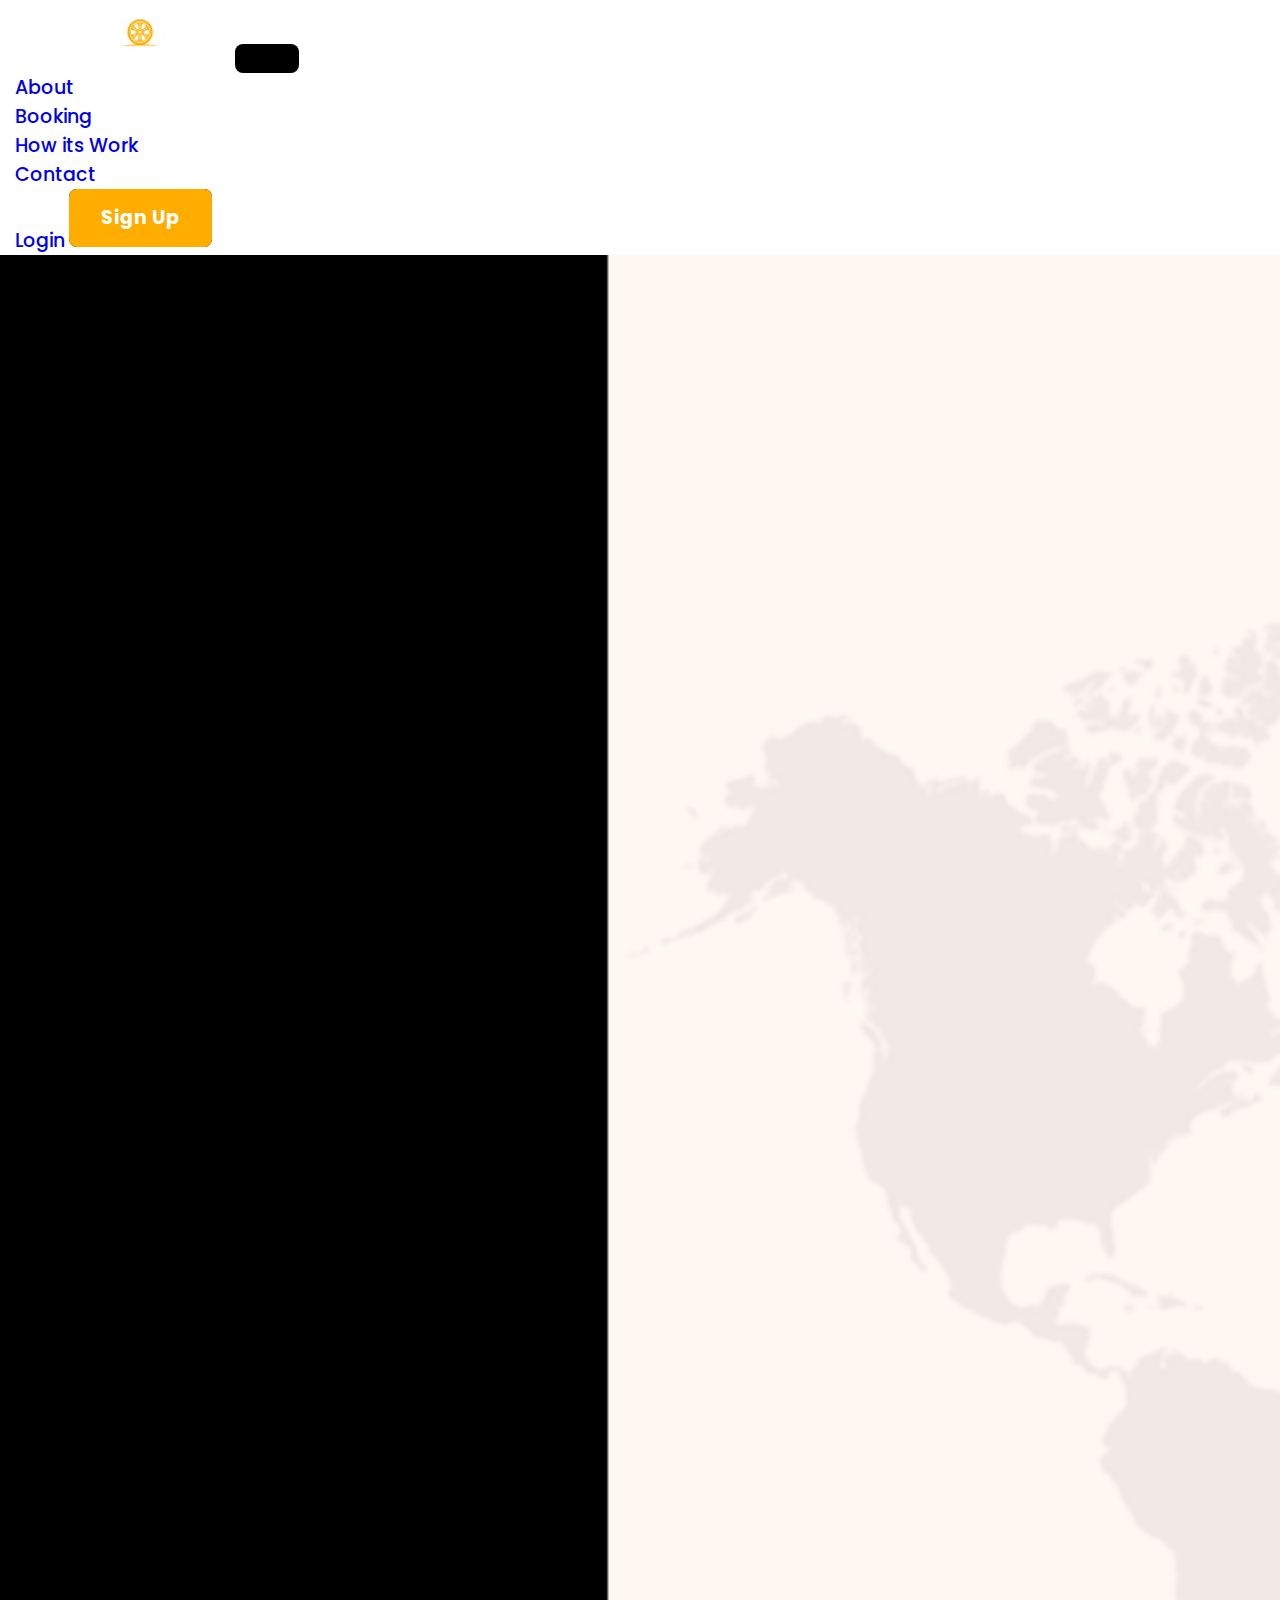
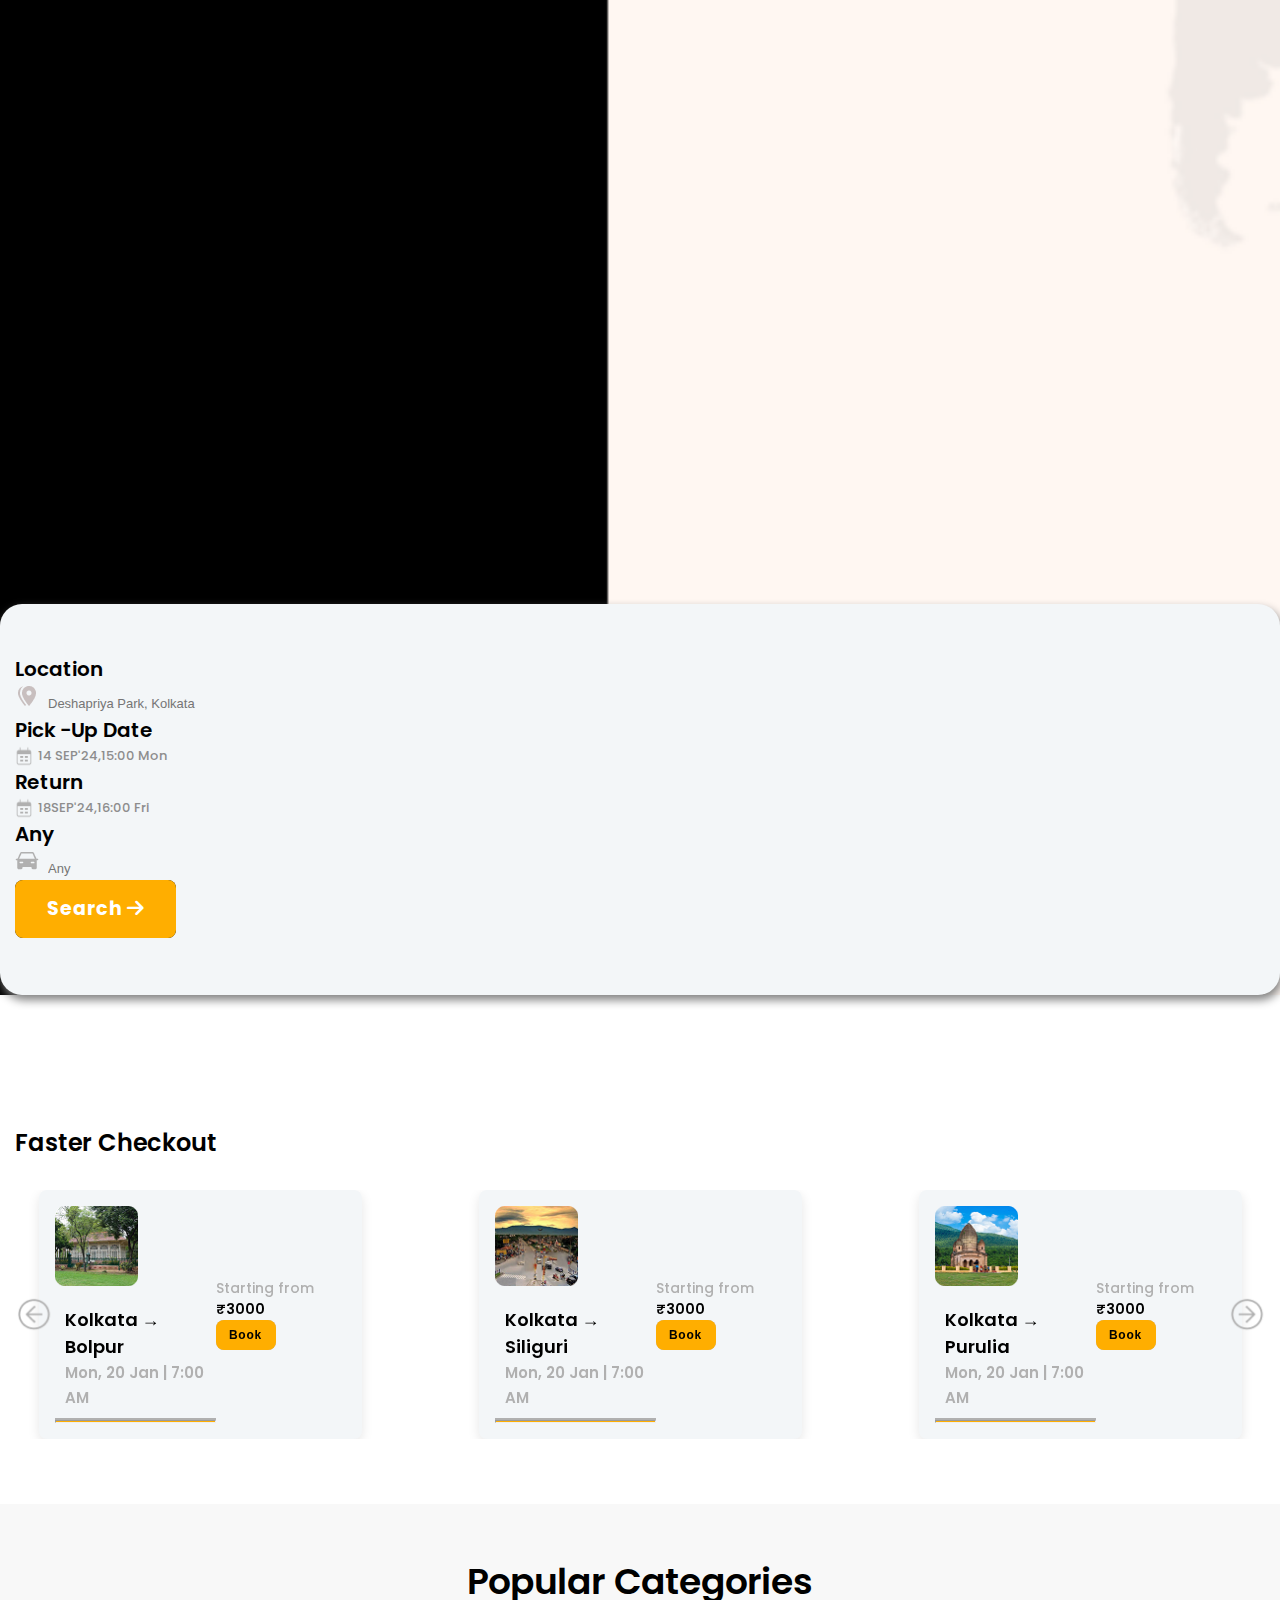
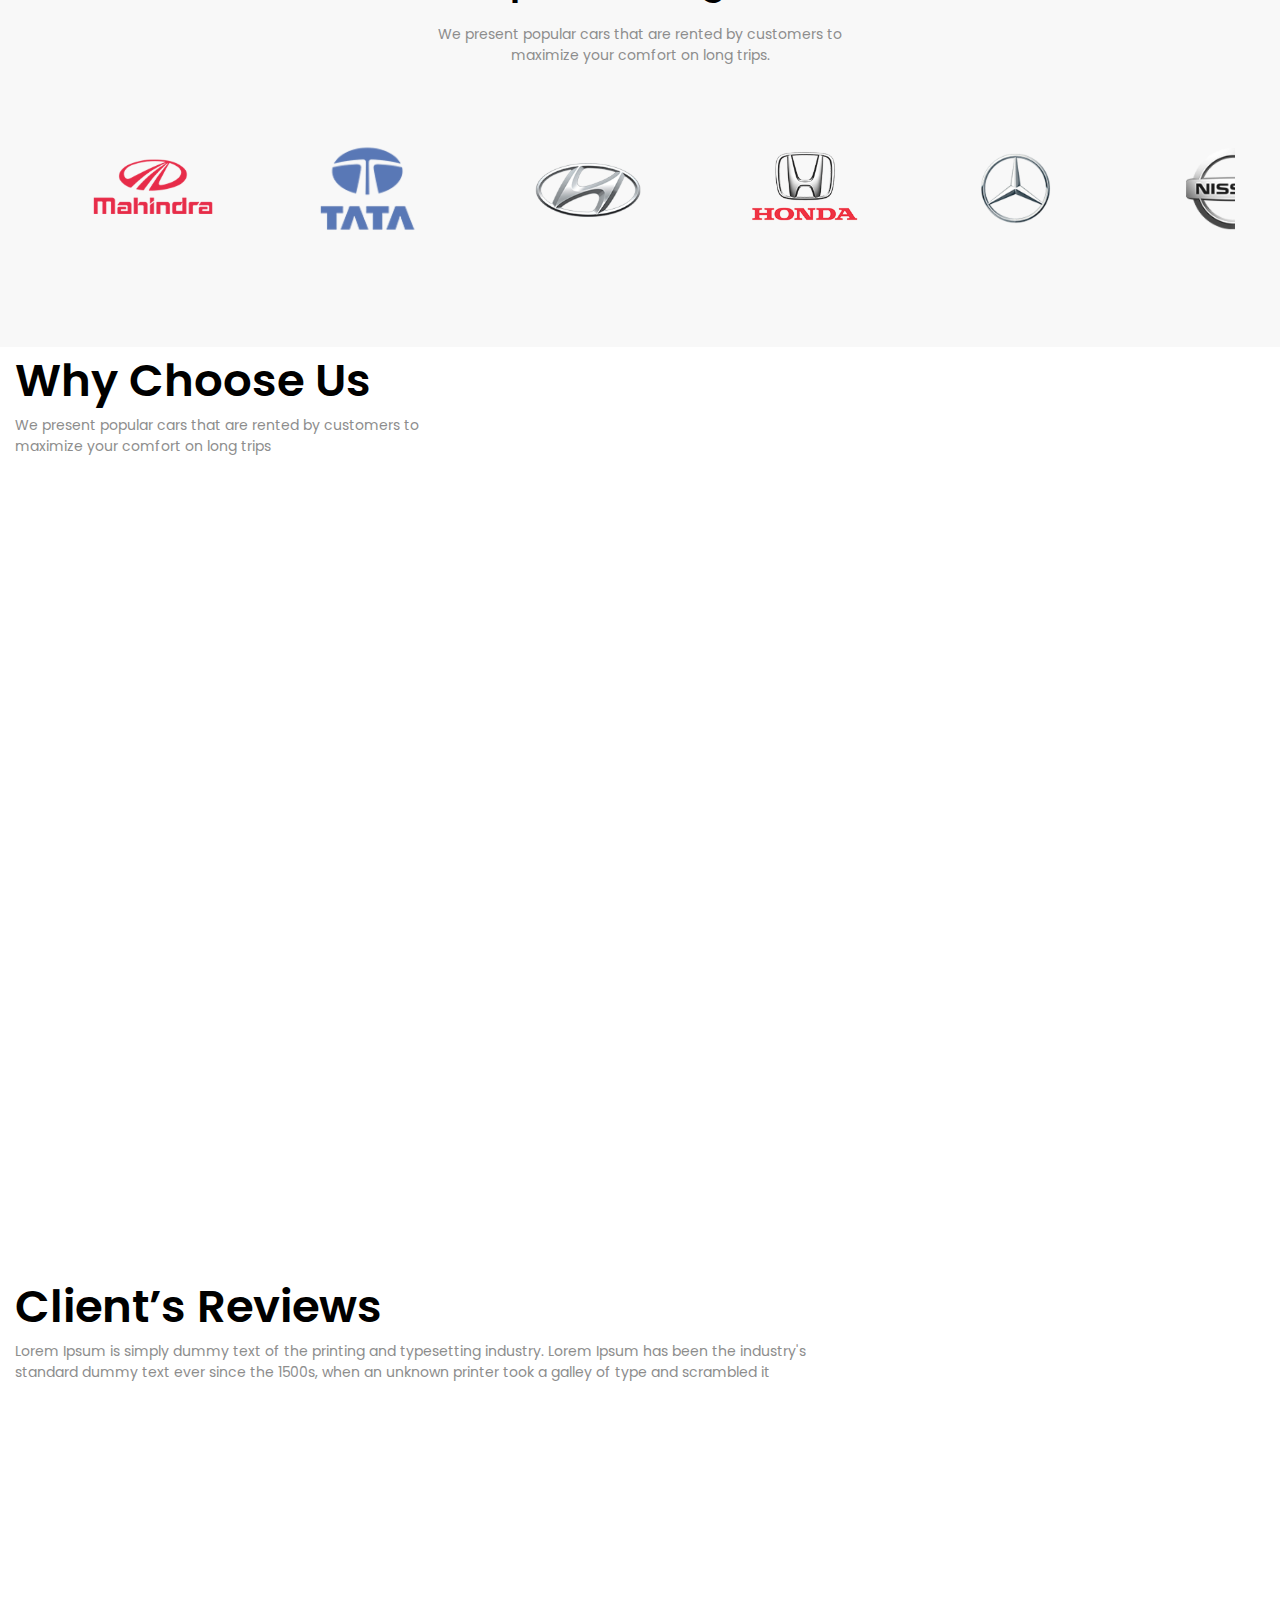
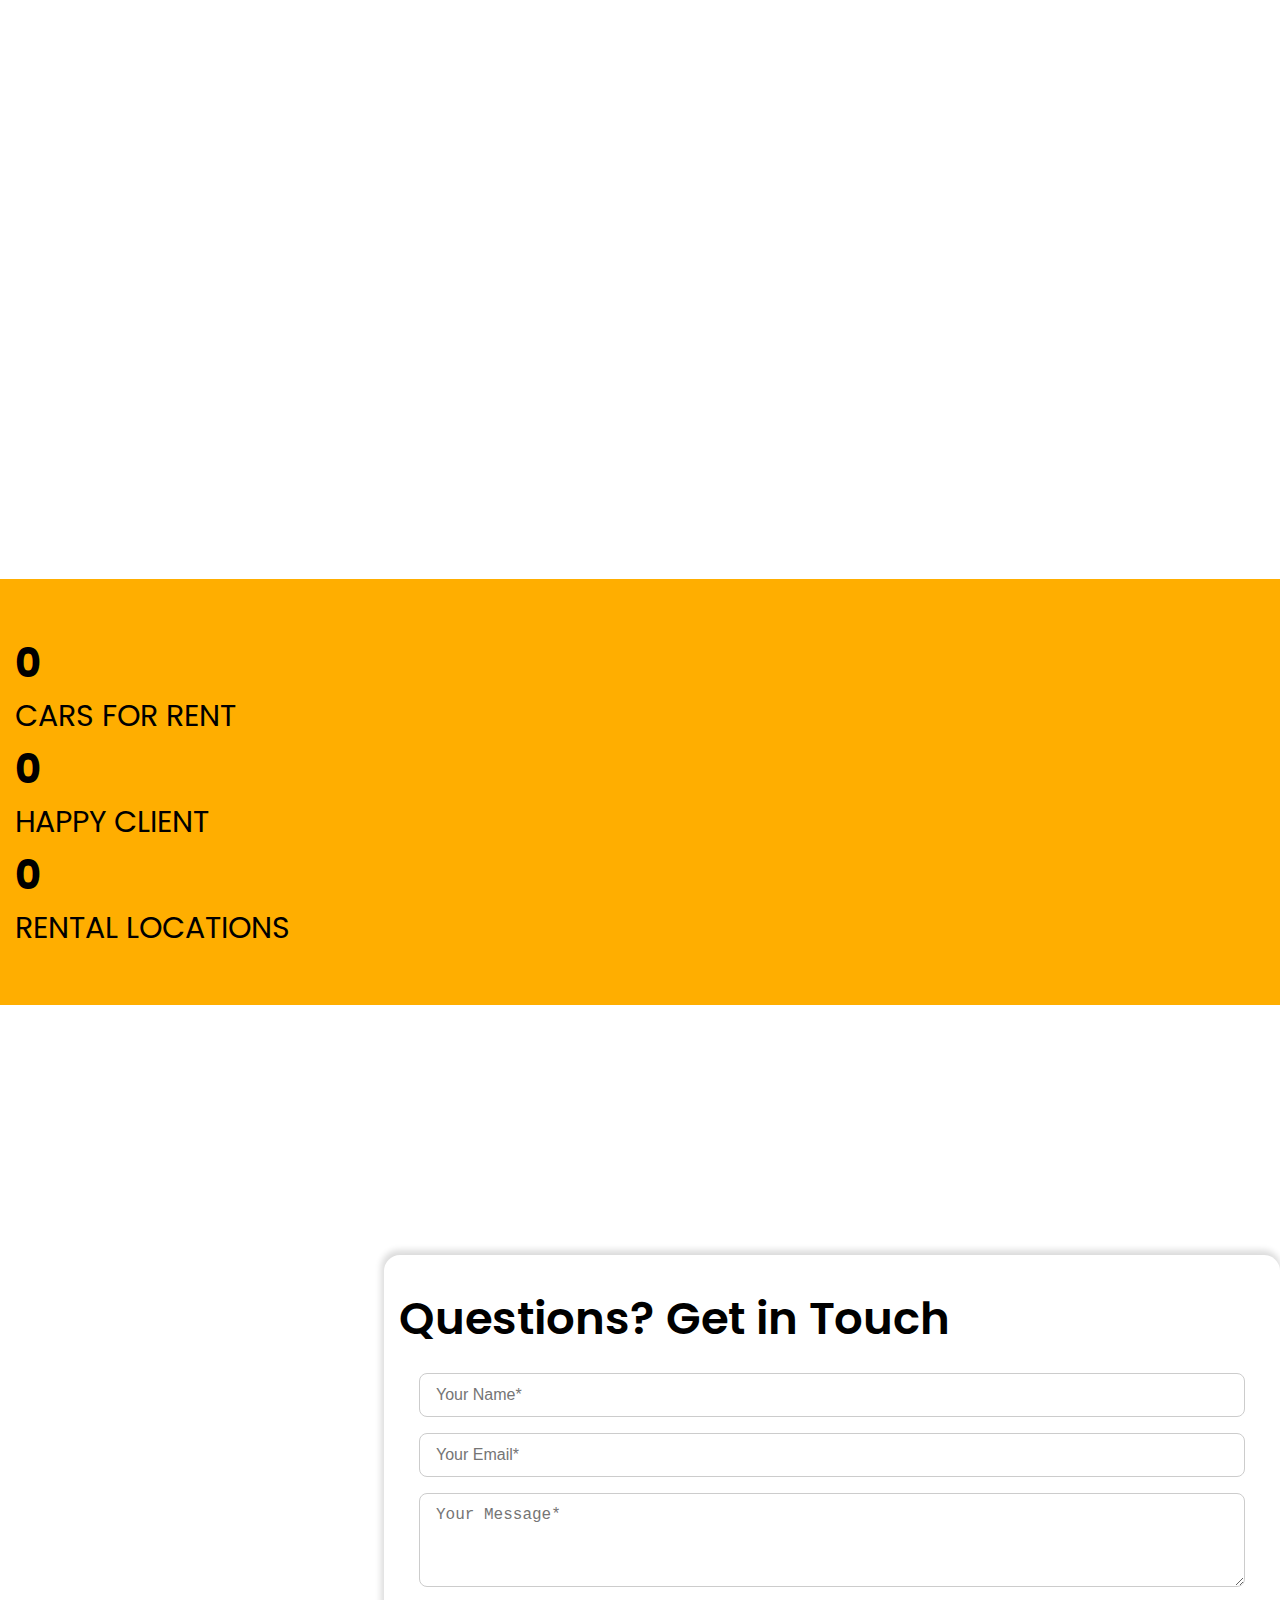
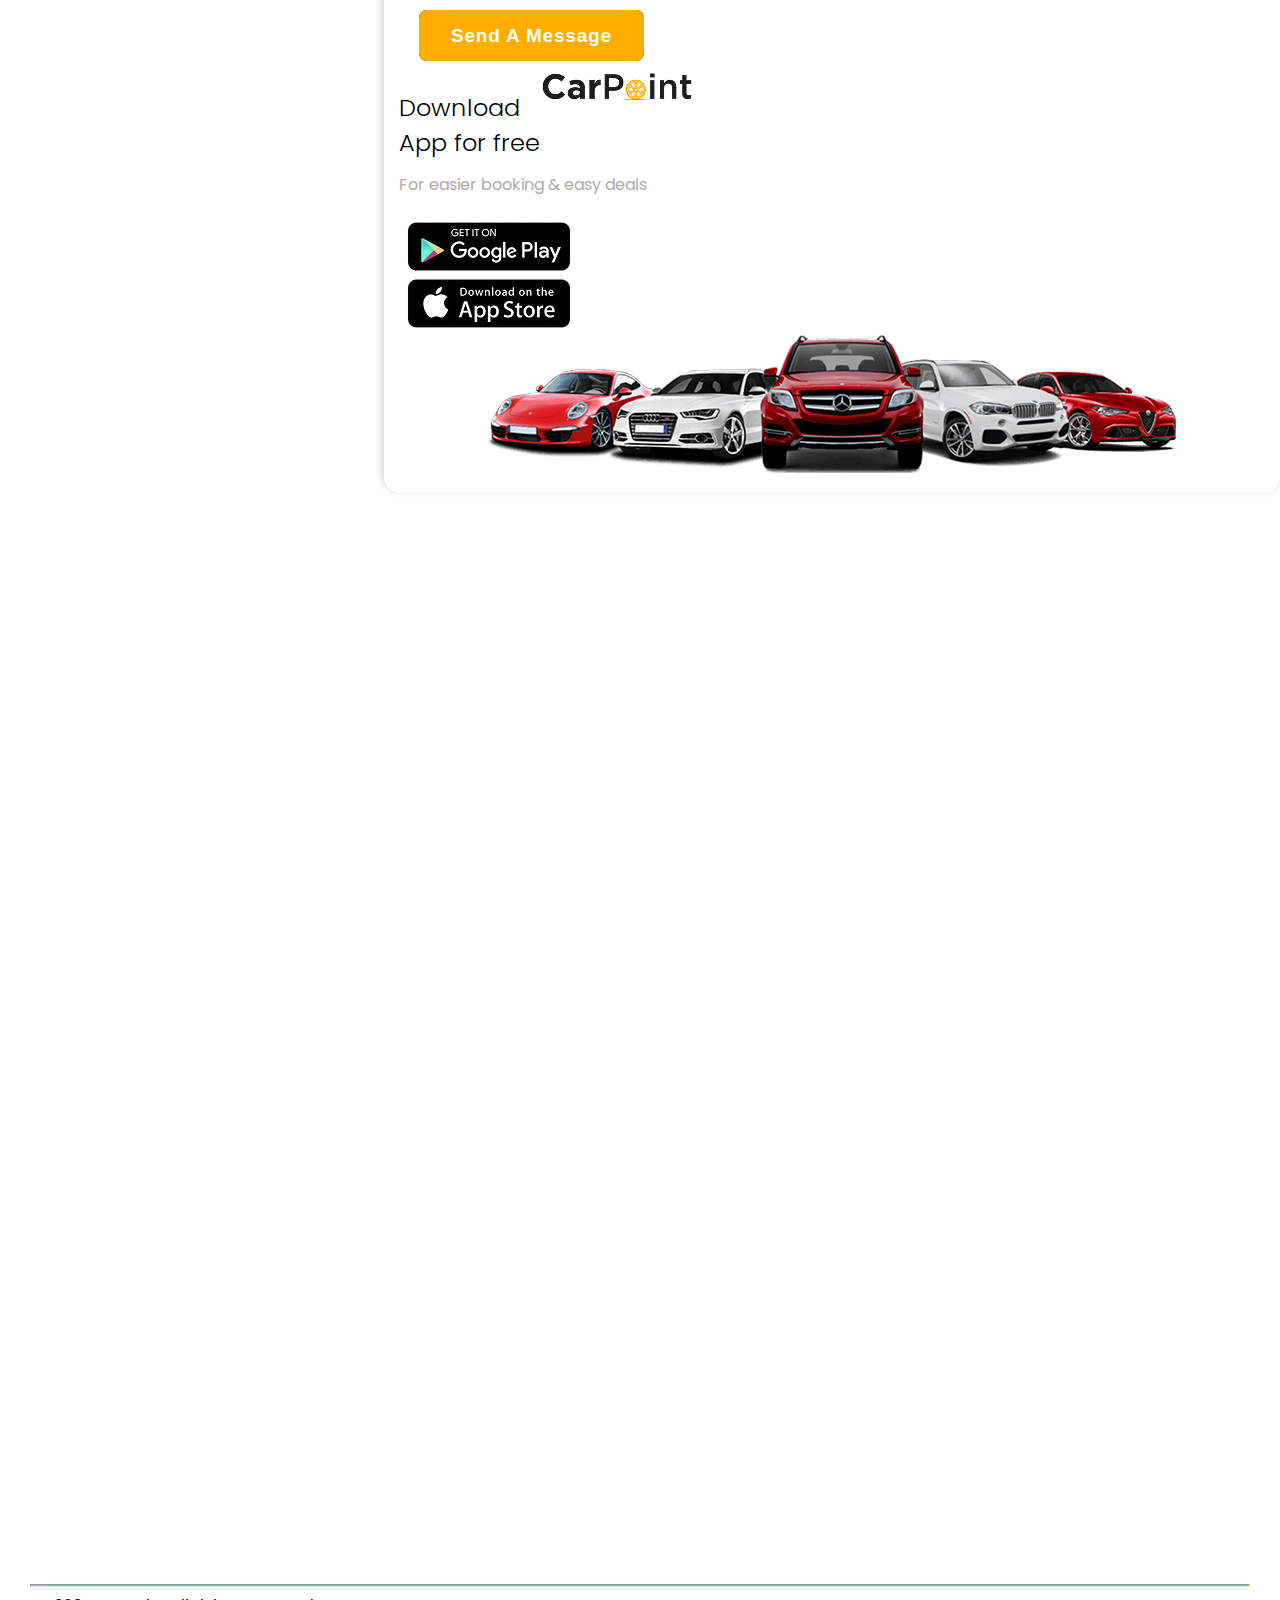
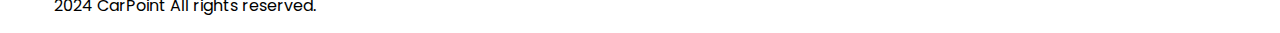
<file: index.html>
<!DOCTYPE html>
<html lang="en">

<head>
    <meta charset="UTF-8">
    <meta name="viewport" content="width=device-width, initial-scale=1.0">
    <title>Car Rentals</title>

    <!-- Bootstrap Link -->
    <link href="https://cdn.jsdelivr.net/npm/bootstrap@5.3.7/dist/css/bootstrap.min.css" rel="stylesheet"
        integrity="sha384-LN+7fdVzj6u52u30Kp6M/trliBMCMKTyK833zpbD+pXdCLuTusPj697FH4R/5mcr" crossorigin="anonymous">
    <!-- Font Awsome Cdn -->
    <link rel="stylesheet" href="https://cdnjs.cloudflare.com/ajax/libs/font-awesome/6.7.2/css/all.min.css"
        integrity="sha512-Evv84Mr4kqVGRNSgIGL/F/aIDqQb7xQ2vcrdIwxfjThSH8CSR7PBEakCr51Ck+w+/U6swU2Im1vVX0SVk9ABhg=="
        crossorigin="anonymous" referrerpolicy="no-referrer" />
    <!-- Css Link -->
    <link rel="stylesheet" href="./CSS/index.css">
    <!-- Swiper cdn -->
    <link rel="stylesheet" href="https://unpkg.com/swiper/swiper-bundle.min.css" />
    <!-- Aos CSS CDN -->
    <link href="https://unpkg.com/aos@2.3.1/dist/aos.css" rel="stylesheet">
</head>

<body>
    <!-- Header Section -->
    <header class="header-section position-absolute top-0 ">
        <nav class="navbar navbar-expand-lg  ">
            <div class="container">
                <a class="navbar-brand" href="./index.html"><img src="./Assets/CarPoint-White-Logo-1.png"
                        class="logo-img" alt=""></a>
                <button class="navbar-toggler ham" type="button" data-bs-toggle="offcanvas"
                    data-bs-target="#mobileMenu">
                    <span class="navbar-toggler-icon"></span>
                </button>
                <div class="collapse navbar-collapse gap-65" id="navbarSupportedContent">
                    <ul class="navbar-nav me-auto mb-2 mb-lg-0 gap-3 ">
                        <li class="nav-item ">
                            <a class="nav-link active" aria-current="page" href="./About.html">About</a>
                        </li>
                        <li class="nav-item">
                            <a class="nav-link text-black" href="./booking.html">Booking</a>
                        </li>
                        <li class="nav-item">
                            <a class="nav-link text-black" href="./how_it_works.html">How its Work</a>
                        </li>
                        <li class="nav-item">
                            <a class="nav-link text-black" href="./contactus.html">Contact</a>
                        </li>
                    </ul>
                    <div class="nav-btn d-flex justify-content-center align-items-center gap-lg-3">
                        <a href="./sign_in.html" class="nav-link text-black">Login</a>
                        <a href="./sign_up.html" class="button">
                            <span>Sign Up </span>
                        </a>
                    </div>
                </div>
            </div>
        </nav>
        <!-- Offcanvas for Mobile -->
        <div class="offcanvas offcanvas-start bg-black" tabindex="-1" id="mobileMenu">
            <div class="offcanvas-header">
                <a class="navbar-brand" href="./index.html"><img src="./Assets/CarPoint-White-Logo-1.png"
                        class="logo-img" alt=""></a>
                <button type="button" class="btn-close" data-bs-dismiss="offcanvas"></button>
            </div>
            <div class="offcanvas-body">
                <a href="./About.html" class="nav-link">About</a>
                <a href="./booking.html" class="nav-link">Booking</a>
                <a href="./how_it_works.html" class="nav-link">How It Work</a>
                <a href="./contactus.html" class="nav-link">Contact</a>
                <a href="./sign_in.html" class="nav-link">Login</a>
                <a href="./sign_up.html">
                    <button><span>Sign up</span></button>
                </a>
            </div>
        </div>
    </header>
    <!-- Banner Section -->
    <section class="banner-section mx-vh-100 position-relative">
        <div class="container mx-auto">
            <div class="row">
                <div class="left-content col12 col-sm-9 col-md-6 d-flex justify-content-cente r" data-aos="fade-right"
                    data-aos-offset="300" data-aos-easing="ease-in-sine">
                    <div class="title1">Find, Book <span> And Rent </span>
                        <br>
                        <span>A Car</span> Easily
                    </div>
                    <div class="sub-para">
                        Get a car wherever and whenever you need it
                        with your
                        iOS AND Android device
                    </div>
                    <div class="banner-btn">
                        <a href="#" class="button">
                            <span>Explore now</span>
                        </a>
                    </div>
                </div>
                <div class="col-6 right-content" data-aos="fade-left" data-aos-anchor="#example-anchor"
                    data-aos-offset="500" data-aos-duration="500">
                    <div class="car-img"><img src="./Assets/Car.png" alt=" car image" class="img"></div>
                </div>
            </div>
        </div>
       <form action=""
                class="bottom-content text-center col-11  col-md-10 position-absolute mx-auto d-flex justify-content-between justify-content-lg-around ">
                <div class="location">
                    <label for="location" class="sub-head">Location</label>
                    <div class="d-flex justify-content-start align-items-center">
                        <img src="./Assets/mdi_locations.png" class="form-img" alt="">
                        <input type="text" name="location" id="loc" class="icon-content" required
                            placeholder="Deshapriya Park, Kolkata">
                    </div>
                </div>
                <div class="pick-up">
                    <label for="time" class="sub-head">Pick -Up Date</label>
                    <div class="date-display" onclick="document.getElementById('dateInput').showPicker()">
                        <img src="./Assets/lets-icons_date-range-light.png" alt="calendar">
                        <span id="formattedText" class="icon-content">14 SEP'24,15:00 Mon</span>
                        <input type="datetime-local" id="dateInput" onchange="formatDate(this)">
                    </div>
                </div>
                <div class="return">
                    <label for="time" class="sub-head">Return</label>
                    <div class="date-display" onclick="document.getElementById('dateInput').showPicker()">
                        <img src="./Assets/lets-icons_date-range-light.png" alt="calendar">
                        <span id="formattedText" class="icon-content">18SEP'24,16:00 Fri</span>
                        <input type="datetime-local" id="dateInput" onchange="formatDate(this)">
                    </div>
                </div>
                <div class="car-brand">
                    <label for="any" class="sub-head">Any</label>
                    <div class="d-flex justify-content-start align-items-center">
                        <img src="./Assets/ph_car-fill.png" class="form-img" alt="">
                        <input type="datetime" name="any" id="any" class="icon-content" required placeholder="Any">
                    </div>
                </div>
                <div class="search">
                    <a href="#" class="button">
                        <span>Search <i class="fa-solid fa-arrow-right"></i></span>
                    </a>
                </div>
            </form>
    </section>

    <!-- Checkout Swiper section -->
    <section class="checkout ">
        <div class="container">
            <div class="title4 text-black text-center">Faster Checkout</div>

            <div class="swiper checkout-swiper position-relative ">
                <div class="swiper-wrapper">
                    <!-- Repeat this slide for each route/card -->
                    <div class="swiper-slide">
                        <div class="card">
                            <div class="card-content d-flex justify-content-between align-items-center w-100 mb-2">
                                <div class="cart-img">
                                    <img src="./Assets/1024px-Upasana_Griha_-_North-western_View_-_Santiniketan_2014-06-29_5300.png"
                                        alt="Route Image" class="img" />
                                </div>
                                <div class="cart-info mb-3">
                                    <div class="cart-top mb-1">Kolkata → Bolpur</div>
                                    <span>Mon, 20 Jan | 7:00 AM</span>
                                </div>
                                <hr>

                            </div>
                            <div class="cart-bottom d-flex justify-content-between align-items-center gap-5">
                                <p class="price">Starting from <span>₹3000</span></p>
                                <button> <span>Book</span>
                                </button>
                            </div>
                        </div>
                    </div>
                    <div class="swiper-slide">
                        <div class="card">
                            <div class="card-content d-flex justify-content-between align-items-center w-100 mb-2">
                                <div class="cart-img">
                                    <img src="./Assets/640px-Siliguri_view.png" alt="Route Image" class="img" />
                                </div>
                                <div class="cart-info mb-3">
                                    <div class="cart-top mb-1">Kolkata → Siliguri</div>
                                    <span>Mon, 20 Jan | 7:00 AM</span>
                                </div>
                                <hr>

                            </div>
                            <div class="cart-bottom d-flex justify-content-between align-items-center gap-5">
                                <p class="price">Starting from <span>₹3000</span></p>
                                <button> <span>Book</span>
                                </button>
                            </div>
                        </div>
                    </div>
                    <div class="swiper-slide">
                        <div class="card">
                            <div class="card-content d-flex justify-content-between align-items-center w-100 mb-2">
                                <div class="cart-img">
                                    <img src="./Assets/Purulia-Sightseeing-Places.png" alt="Route Image" class="img" />
                                </div>
                                <div class="cart-info mb-3">
                                    <div class="cart-top mb-1">Kolkata → Purulia</div>
                                    <span>Mon, 20 Jan | 7:00 AM</span>
                                </div>
                                <hr>

                            </div>
                            <div class="cart-bottom d-flex justify-content-between align-items-center gap-5">
                                <p class="price">Starting from <span>₹3000</span></p>
                                <button> <span>Book</span>
                                </button>
                            </div>
                        </div>
                    </div>
                    <div class="swiper-slide">
                        <div class="card">
                            <div class="card-content d-flex justify-content-between align-items-center w-100 mb-2">
                                <div class="cart-img">
                                    <img src="./Assets/1024px-Upasana_Griha_-_North-western_View_-_Santiniketan_2014-06-29_5300.png"
                                        alt="Route Image" class="img" />
                                </div>
                                <div class="cart-info mb-3">
                                    <div class="cart-top mb-1">Kolkata → Bolpur</div>
                                    <span>Mon, 20 Jan | 7:00 AM</span>
                                </div>
                                <hr>

                            </div>
                            <div class="cart-bottom d-flex justify-content-between align-items-center gap-5">
                                <p class="price">Starting from <span>₹3000</span></p>
                                <button> <span>Book</span>
                                </button>
                            </div>
                        </div>
                    </div>
                </div>
                <!-- navigation arrows -->
                <div class="swiper-button-prev">
                </div>
                <div class="swiper-button-next"></div>
            </div>

        </div>
    </section>

    <!-- Popular Section -->

    <section class="popular-swiper-section">
        <div class="container">
            <div class="title3">Popular Categories</div>
            <div class="para">We present popular cars that are rented by customers to maximize your comfort on long
                trips.
            </div>
            <div class="caraousel-container">
                <div class="popular-swiper caraousel-track">
                    <div class="popular1">
                        <div class="logo-slide">
                            <img src="./Assets/mahindra-logo.png" alt="" class="img">
                        </div>
                        <div class=" logo-slide">
                            <img src="./Assets/tata-logos.png" class="img" alt="Tata" />
                        </div>
                        <div class=" logo-slide">
                            <img src="./Assets/hyu.logo.png" class="img" alt="Hyundai" />
                        </div>
                        <div class=" logo-slide">
                            <img src="./Assets/ho-logo.png" class="img" alt="Honda" />
                        </div>
                        <div class=" logo-slide">
                            <img src="./Assets/m-logo.png" class="img" alt="Mercedes" />
                        </div>
                        <div class=" logo-slide">
                            <img src="./Assets/ni-logo.png" class="img" alt="Nissan" />
                        </div>
                        <div class=" logo-slide">
                            <img src="./Assets/f-logo.png" class="img" alt="Ford" />
                        </div>
                        <div class=" logo-slide">
                            <img src="./Assets/su-logo.png" class="img" alt="Suzuki" />
                        </div>
                    </div>
                    <div class="popular2">
                        <div class="logo-slide">
                            <img src="./Assets/mahindra-logo.png" alt="" class="img">
                        </div>
                        <div class="logo-slide">
                            <img src="./Assets/tata-logos.png" class="img" alt="Tata" />
                        </div>
                        <div class="logo-slide">
                            <img src="./Assets/hyu.logo.png" class="img" alt="Hyundai" />
                        </div>
                        <div class="logo-slide">
                            <img src="./Assets/ho-logo.png" class="img" alt="Honda" />
                        </div>
                        <div class="logo-slide">
                            <img src="./Assets/m-logo.png" class="img" alt="Mercedes" />
                        </div>
                        <div class="logo-slide">
                            <img src="./Assets/ni-logo.png" class="img" alt="Nissan" />
                        </div>
                        <div class="logo-slide">
                            <img src="./Assets/f-logo.png" class="img" alt="Ford" />
                        </div>
                        <div class="logo-slide">
                            <img src="./Assets/su-logo.png" class="img" alt="Suzuki" />
                        </div>
                    </div>
                </div>
            </div>
        </div>

    </section>

    <!-- Choose Section -->
    <section class="choose-section py-5">
        <div class="container">
            <div class="title2 text-center mb-2"> Why Choose Us</div>
            <div class="para mx-auto text-center mb-3">We present popular cars that are rented by customers to maximize
                your comfort on long trips</div>
            <div class="row ">
                <div class="col-6 px-2  d-flex flex-column justify-content-between" data-aos="fade-right"
                    data-aos-offset="300" data-aos-easing="ease-in-sine">
                    <div class="row gap-2 gap-md-3 responsive flex-nowrap  px-1 px-md-2">
                        <div class="icon-call">
                            <img src="./Assets/calling-icon.png" class="img" alt="">
                        </div>
                        <div class="support">
                            <div class="title4">Customer Support</div>
                            <div class="para">Lorem Ipsum is simply dummy text of the printing
                                and typesetting industry</div>
                        </div>
                    </div>
                    <div class="row gap-2 gap-md-3 responsive flex-nowrap px-1 px-md-2">
                        <div class="icon-call">
                            <img src="./Assets/calling-icon.png" class="img" alt="">
                        </div>
                        <div class="support">
                            <div class="title4">Best Price Guarantted</div>
                            <div class="para">Lorem Ipsum is simply dummy text of the printing
                                and typesetting industry</div>
                        </div>
                    </div>
                    <div class="row gap-2 gap-md-3 responsive flex-nowrap px-1 px-md-2">
                        <div class="icon-call">
                            <img src="./Assets/calling-icon.png" class="img" alt="">
                        </div>
                        <div class="support">
                            <div class="title4">Many Locations</div>
                            <div class="para">Lorem Ipsum is simply dummy text of the printing
                                and typesetting industry</div>
                        </div>
                    </div>
                </div>
                <div class="col-6">
                    <div class="right-img w-100 " data-aos="zoom-out-left">
                        <img src="./Assets/right-img.png" alt="" class="img">
                    </div>
                </div>
            </div>
        </div>
    </section>
    <!-- Review Section -->
    <section class="review-section position-relative ">
        <div class="container">
            <div class="title2 text-center">Client’s Reviews</div>
            <div class="para mx-auto text-center mt-2 mb-5">Lorem Ipsum is simply dummy text of the printing and
                typesetting industry. Lorem Ipsum has
                been the industry's standard
                dummy text ever since the 1500s, when an unknown printer took a galley of type and scrambled it</div>
            <div class="row">
                <div class="col-6" data-aos="fade-right" data-aos-offset="300" data-aos-easing="ease-in-sine">
                    <div class="testimonial-section">
                        <div class="swiper-container testimonial-swiper">
                            <div class="swiper-wrapper">
                                <!-- Slide 1 -->
                                <div class="swiper-slide testimonial-slide">
                                    <div class="avatar-wrapper">
                                        <img src="./Assets/testimonial.png" alt="Rakesh Singh" class="avatar" />
                                    </div>
                                    <div class="testimonial-content">
                                        <p class="testimonial-text">
                                            Lorem Ipsum is simply dummy text of the printing and typesetting industry.
                                            Lorem Ipsum has been the industry's standard dummy text ever since the
                                            1500s, when an unknown printer took a galley of type and scrambled it to
                                            make a type specimen book.
                                        </p>
                                        <div class=" d-flex justify-content-between align-items-center">
                                            <div class="testimonial-name">Rakesh Singh</div>
                                            <div class="testimonial-stars">⭐⭐⭐⭐⭐ <span>16 Reviews at Playstore</span>
                                            </div>
                                        </div>
                                    </div>
                                </div>
                                <!-- Slide 2 -->
                                <div class="swiper-slide testimonial-slide">
                                    <div class="avatar-wrapper">
                                        <img src="./Assets/testimonial.png" alt="Rakesh Singh" class="avatar" />
                                    </div>
                                    <div class="testimonial-content">
                                        <p class="testimonial-text">
                                            Lorem Ipsum is simply dummy text of the printing and typesetting industry.
                                            Lorem Ipsum has been the industry's standard dummy text ever since the
                                            1500s, when an unknown printer took a galley of type and scrambled it to
                                            make a type specimen book.
                                        </p>
                                        <div class=" d-flex justify-content-between align-items-center">
                                            <div class="testimonial-name">Rakesh Singh</div>
                                            <div class="testimonial-stars">⭐⭐⭐⭐⭐ <span>16 Reviews at Playstore </span>
                                            </div>
                                        </div>
                                    </div>
                                </div>
                                <!-- Add more slides... -->
                            </div>

                            <!-- Navigation Arrows -->
                            <div class="swiper-button-prev"></div>
                            <div class="swiper-button-next"></div>
                        </div>
                    </div>
                </div>
                <div class="col-6">
                    <div class="right-review h-100 w-100 d-flex flex-column justify-content-between"
                        data-aos="fade-left" >
                        <div class="title4 mb-4">What Our Customer’s Says
                            About us?</div>
                        <div class="para mb-2 mb-md-3 mb-lg-4">Lorem Ipsum is simply dummy text of the printing and
                            typesetting
                            industry.
                            Lorem Ipsum has been the industry's standard dummy text ever since the 1500s, when an
                            unknown printer took a galley of type and scrambled it to make a type specimen book</div>
                        <div class="para mb-2 mb-md-3 mb-lg-4">
                            Lorem Ipsum is simply dummy text of the printing and typesetting industry. Lorem Ipsum has
                            been the industry's standard dummy text ever since the 1500s, when an unknown printer took a
                            galley of type and scrambled it to make a type specimen book
                        </div>
                        <input placeholder="Type something here...." class="input" name="text" type="text" />
                    </div>
                </div>
            </div>
        </div>
        <!-- Counting Section -->
        <div class="count-section mt-5 ">
            <div class="container">
                <div class="row g-4 text-center">
                    <div class="col-12 col-md-4">
                        <div class="counter-box h-100">
                            <i class="bi bi-emoji-smile"></i>
                            <h2 class="counter" data-target="500">0</h2>
                            <p>Cars for Rent</p>
                        </div>
                    </div>

                    <div class="col-12 col-md-4">
                        <div class="counter-box h-100">
                            <i class="bi bi-house-fill"></i>
                            <h2 class="counter" data-target="800">0</h2>
                            <p>Happy Client</p>
                        </div>
                    </div>

                    <div class="col-12 col-md-4">
                        <div class="counter-box h-100">
                            <i class="bi bi-building"></i>
                            <h2 class="counter" data-target="750">0</h2>
                            <p>Rental Locations</p>
                        </div>
                    </div>
                </div>
            </div>
        </div>

        <!-- questions section -->
        <div class="contact-container position-absolute bg-white">
            <div class="title2 text-center">Questions? Get in Touch</div>
            <div class="row justify-content-between align-items-center">
                <div class="left col-6">
                    <form id="contact-form">
                        <input type="text" placeholder="Your Name*" required />
                        <input type="email" placeholder="Your Email*" required />
                        <textarea placeholder="Your Message*" rows="4" required></textarea>
                        <button> <span>Send A Message</span>
                        </button>
                    </form>
                </div>
                <div class="right col-6">
                    <div class="title4">Download <a href="#"><img src="./Assets/Carpoint-blacklogo.png"
                                class="black-img" alt=""></a> <br>
                        App for free</div>
                    <p class="sm-text">For easier booking & easy deals</p>
                    <div class="badges">
                        <a href="#"><img src="./Assets/Google_play-logo.png" class="img" alt=""></a>
                    </div>
                </div>

            </div>
            <div class="cars-bottom">
                <img src="./Assets/all-car.png" class="img" alt="">
            </div>
        </div>
    </section>


    <!-- Footer-section -->
    <div class="section footer-section bg-black " >
        <div class="container">
            <div class="row text-light">
                <div class="col-12 col-sm-6  col-lg-5 " data-aos="fade-right">
                    <div class="footer-logo"><a href="#"><img src="./Assets/CarPoint-White-Logo-1.png" alt=""></a></div>
                    <div class="footer-para my-2 my-md-3 fw-light">Lorem Ipsum is simply dummy text of the printing and
                        typesetting industry. Lorem Ipsum has been the industry's
                        standard dummy text</div>
                    <div class="footer-icon mb-2 mb-md-3">
                        <a href="#">
                            <img src="./Assets/ic_baseline-facebook.png" class="img" alt="icon">
                        </a>
                        <a href="#">
                            <img src="./Assets/mdi_instagram.png" class="img" alt="icon">
                        </a>
                        <a href="#">
                            <img src="./Assets/prime_twitter.png" class="img" alt="icon">
                        </a>
                        <a href="#">
                            <img src="./Assets/mdi_youtube.png" class="img" alt="icon">
                        </a>
                    </div>
                </div>
                <div class="col-12 col-sm-6  col-lg-3 res subscribe d-none" data-aos="fade-right">
                    <div class="sub mb-2 mb-md-3">Subscribe To Newsletters</div>
                    <form action="/" class="form-footer">
                        <input type="email" name="email" id="footer-email" placeholder="Enter your email"
                            title="Enter your email address">
                        <button> <span>Subscribe</span> </button>
                    </form>
                </div>
                <div class=" col-6  col-lg-2 f-link " data-aos="fade-right">
                    <ul class="footer-links">
                        <li><a href="#"><b>Company</b></a></li>
                        <li><a href="./index.html">Home</a></li>
                        <li><a href="./About.html">About US</a></li>
                        <li><a href="./booking.html"> Booking</a></li>
                        <li><a href="./how_it_works.html">How its Work </a></li>
                    </ul>
                </div>
                <div class=" col-6  col-lg-2 f-link" data-aos="fade-right">
                    <ul class="footer-links">
                        <li><a href="#"><b>Help</b></a></li>
                        <li><a href="#">Customer Support</a></li>
                        <li><a href="#">Terms & Condition</a></li>
                        <li><a href="#">Project</a></li>
                        <li><a href="#">Careers</a></li>
                    </ul>
                </div>
                <div class="col-12 col-sm-6  col-lg-3 subscribe" data-aos="fade-right">
                    <div class="sub">Subscribe To Newsletters</div>
                    <form action="/">
                        <input type="email" name="email" id="email" placeholder="Enter your email"
                            title="Enter your email address">
                        <button> <span>Subscribe</span> </button>
                    </form>
                </div>
            </div>
            <hr>
            <div class="end d-flex justify-content-center align-items-center text-white"><img
                    src="./Assets/mdi_copyright.png" class="end-img me-2" alt="">2024 CarPoint All rights reserved.
            </div>
        </div>
    </div>


    <!-- AOS Js -->
    <script src="https://unpkg.com/aos@2.3.1/dist/aos.js"></script>

    <!-- swiper Js cdn -->
    <script src="https://unpkg.com/swiper/swiper-bundle.min.js"></script>

    <!-- Bootsrap cdn -->
    <script src="https://cdn.jsdelivr.net/npm/bootstrap@5.3.7/dist/js/bootstrap.bundle.min.js"
        integrity="sha384-ndDqU0Gzau9qJ1lfW4pNLlhNTkCfHzAVBReH9diLvGRem5+R9g2FzA8ZGN954O5Q"
        crossorigin="anonymous"></script>

    <script src="./JS/index.js"></script>
</body>

</html>
</file>
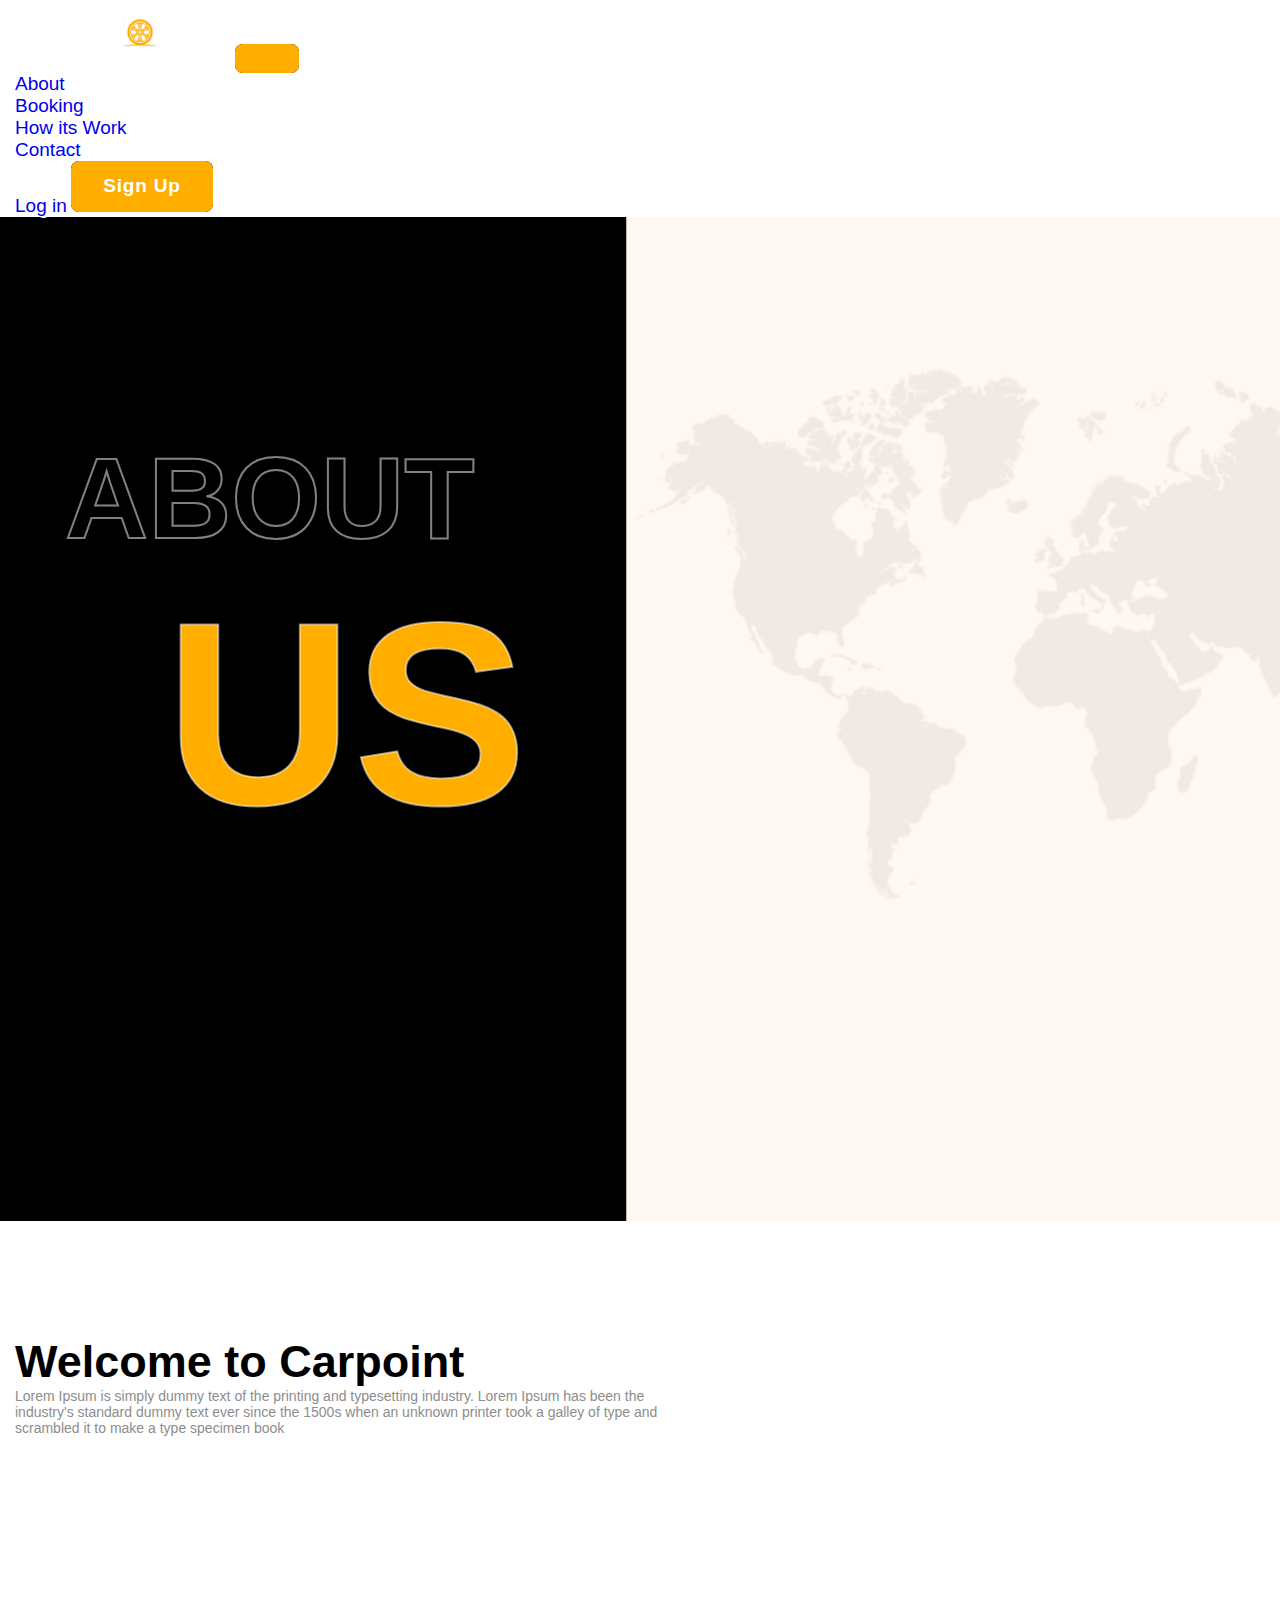
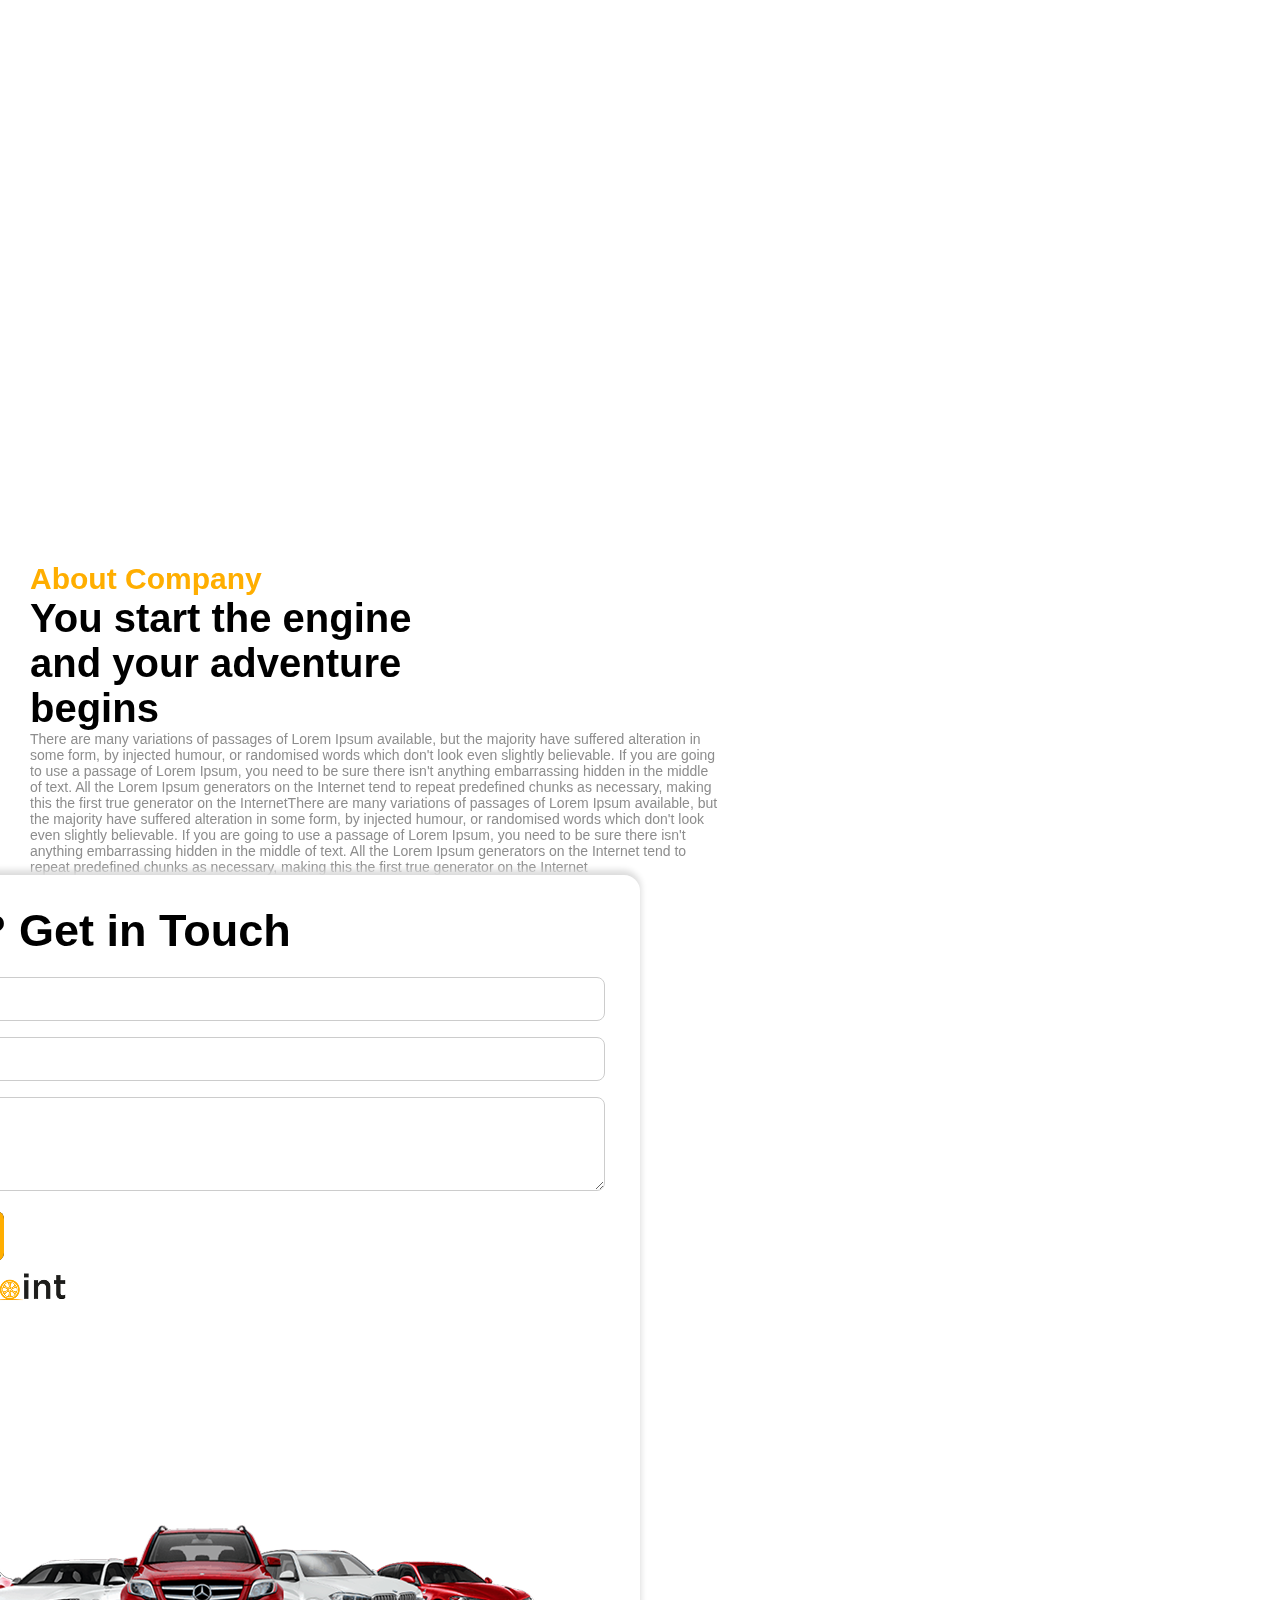
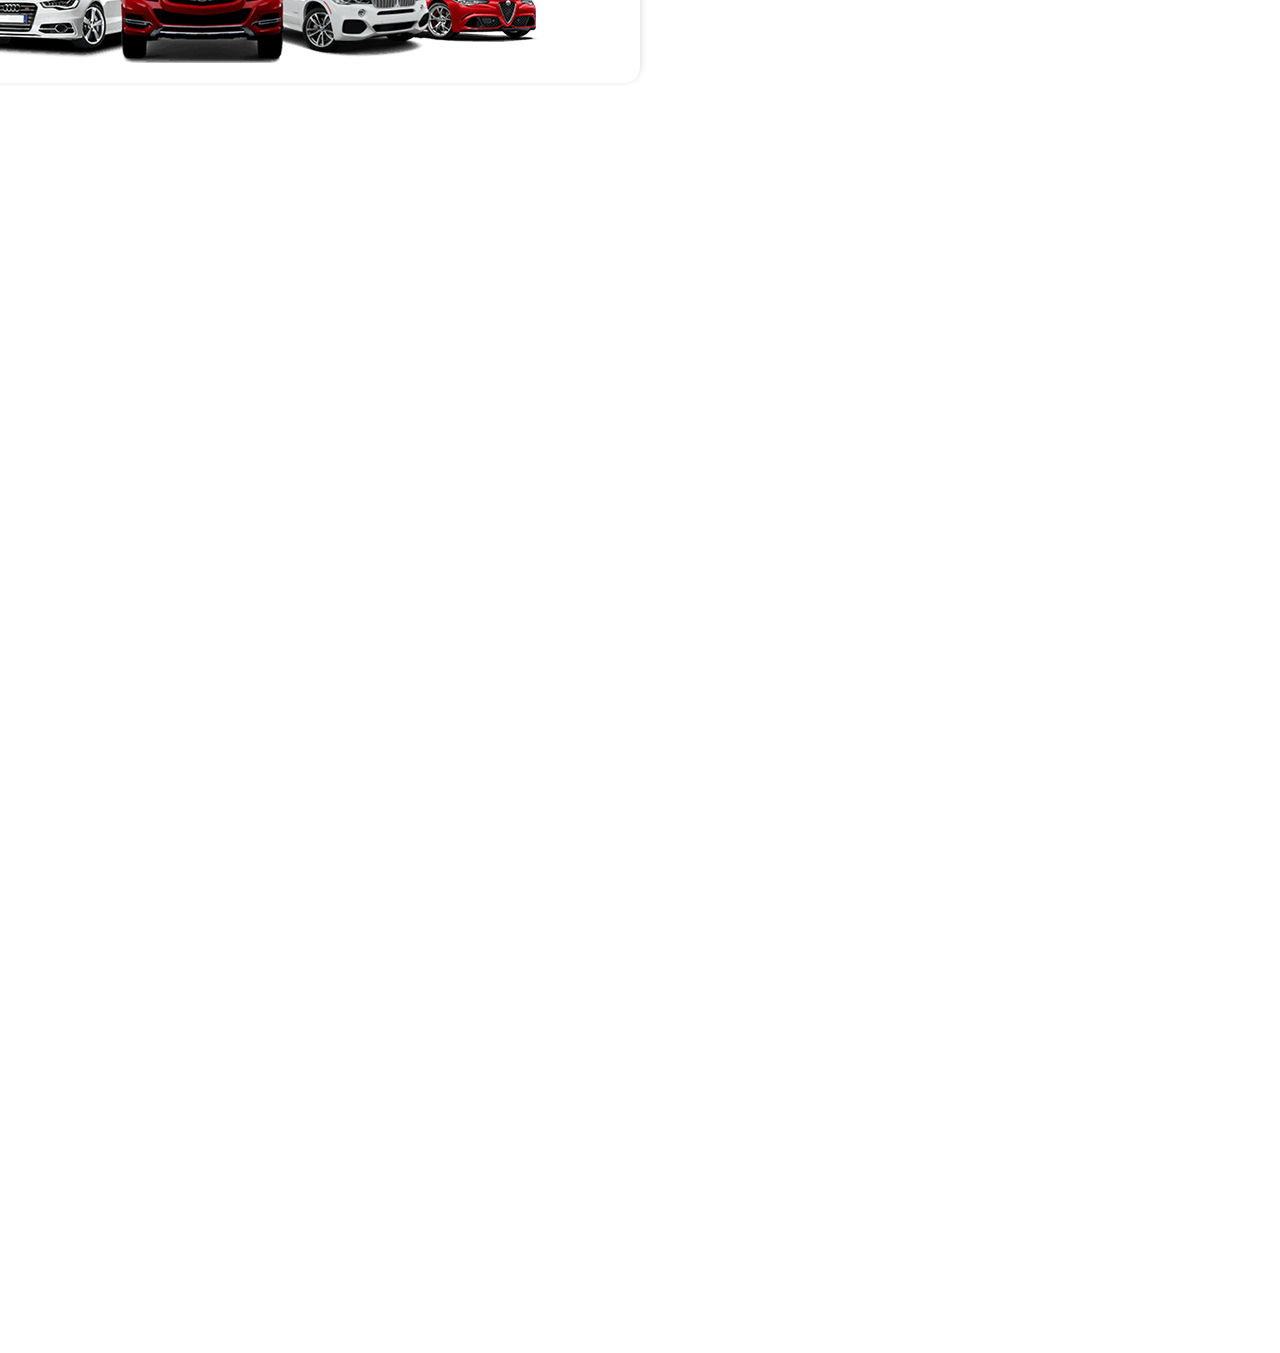
<file: About.html>
<!DOCTYPE html>
<html lang="en">

<head>
    <meta charset="UTF-8">
    <meta name="viewport" content="width=device-width, initial-scale=1.0">
    <title>About</title>
    <!-- Bootstrap Link -->
    <link href="https://cdn.jsdelivr.net/npm/bootstrap@5.3.7/dist/css/bootstrap.min.css" rel="stylesheet"
        integrity="sha384-LN+7fdVzj6u52u30Kp6M/trliBMCMKTyK833zpbD+pXdCLuTusPj697FH4R/5mcr" crossorigin="anonymous">
    <!-- Font Awsome Cdn -->
    <link rel="stylesheet" href="https://cdnjs.cloudflare.com/ajax/libs/font-awesome/6.7.2/css/all.min.css"
        integrity="sha512-Evv84Mr4kqVGRNSgIGL/F/aIDqQb7xQ2vcrdIwxfjThSH8CSR7PBEakCr51Ck+w+/U6swU2Im1vVX0SVk9ABhg=="
        crossorigin="anonymous" referrerpolicy="no-referrer" />
    <!-- CSS Link -->
    <link rel="stylesheet" href="./CSS/About.css">
    <!--AOS CSS -->
    <link href="https://unpkg.com/aos@2.3.1/dist/aos.css" rel="stylesheet">
</head>

<body>


    <!-- Header Section -->
    <header class="header-section position-absolute top-0 ">
        <nav class="navbar navbar-expand-lg  ">
            <div class="container">
                <a class="navbar-brand" href="./index.html"><img src="./Assets/CarPoint-White-Logo-1.png"
                        class="logo-img" alt=""></a>
                <button class="navbar-toggler" type="button" data-bs-toggle="offcanvas" data-bs-target="#mobileMenu">
                    <span class="navbar-toggler-icon"></span>
                </button>
                <div class="collapse navbar-collapse gap-65" id="navbarSupportedContent">
                    <ul class="navbar-nav me-auto mb-2 mb-lg-0 gap-3 ">
                        <li class="nav-item ">
                            <a class="nav-link active text-black" aria-current="page" href="./About.html">About</a>
                        </li>
                        <li class="nav-item">
                            <a class="nav-link text-black" href="./booking.html">Booking</a>
                        </li>
                        <li class="nav-item">
                            <a class="nav-link text-black" href="./how_it_works.html">How its Work</a>
                        </li>
                        <li class="nav-item">
                            <a class="nav-link text-black" href="./contactus.html">Contact</a>
                        </li>


                    </ul>
                    <div class="nav-btn d-flex justify-content-center align-items-center gap-lg-3">
                        <a href="./sign_in.html" class="nav-link text-black">Log in</a>
                        <a href="./sign_up.html" class="button">
                            <span>Sign Up</span>
                        </a>
                    </div>


                </div>
            </div>
        </nav>
        <!-- Offcanvas for Mobile -->
        <div class="offcanvas offcanvas-start bg-black" tabindex="-1" id="mobileMenu">
            <div class="offcanvas-header">
                <a class="navbar-brand" href="./index.html"><img src="./Assets/CarPoint-White-Logo-1.png"
                        class="logo-img" alt=""></a>
                <button type="button" class="btn-close" data-bs-dismiss="offcanvas"></button>
            </div>
            <div class="offcanvas-body">
                <a href="./About.html" class="nav-link">About</a>
                <a href="./booking.html" class="nav-link">Booking</a>
                <a href="./how_it_works.html" class="nav-link">How It Work</a>
                <a href="./contactus.html" class="nav-link">Contact</a>
                <a href="./sign_in.html" class="nav-link">Login</a>
                <a href="./sign_up.html" class="button">
                    <span>Sign up</span>
                </a>
            </div>
        </div>
    </header>


    <!-- Banner -section -->
    <section class="banner-section mx-vh-100 position-relative">
        <div class="container mx-auto">
            <div class="col-6 d-flex justify-content-center align-items-center banner-content" data-aos="fade-right"
                data-aos-offset="300" data-aos-easing="ease-in-sine">
                <h1>
                    ABOUT <br>
                    <span>US</span>
                </h1>
            </div>
            <div class="all-car position-absolute " data-aos="zoom-out-left">
                <img src="./Assets/multiple-car-about.png" class="img" alt="">
            </div>


        </div>

    </section>
    <!-- Welcome -->
    <section class="welcome-section position-relative py-115">
        <div class="container text-center">
            <div class="title2 text-black">Welcome to Carpoint</div>
            <div class="para mx-auto">Lorem Ipsum is simply dummy text of the printing and typesetting industry.
                Lorem Ipsum has been the industry's standard dummy text ever since the 1500s
                when an unknown printer took a galley of type and scrambled it to make a type specimen book</div>
        </div>
    </section>
    <!-- About  -->
    <section class="about-section position-relative">
        <div class="container">
            <div class="row">
                <div class="col-6" data-aos="fade-right" data-aos-offset="300" data-aos-easing="ease-in-sine">
                    <div class="left-img w-100"><img
                            src="./Assets/SUV-Rental-in-South-Africa-from-Pace-Car-Rental-1024x1024.png" class="img"
                            alt=""></div>
                </div>
                <div class="col-6 d-flex flex-column  about-content gap-xl-5" data-aos="fade-left"
                    data-aos-anchor="#example-anchor" data-aos-offset="500" data-aos-duration="500">
                    <div class="title4">About Company</div>
                    <div class="title3 my-2 my-lg-3">You start the engine
                        and your adventure
                        begins</div>
                    <div class="para">There are many variations of passages of Lorem Ipsum available, but the majority
                        have suffered alteration in some form, by injected humour, or randomised words which don't look
                        even slightly believable. If you are going to use a passage of Lorem Ipsum, you need to be sure
                        there isn't anything embarrassing hidden in the middle of text. All the Lorem Ipsum generators
                        on the Internet tend to repeat predefined chunks as necessary, making this the first true
                        generator on the InternetThere are many variations of passages of Lorem Ipsum available, but the
                        majority have suffered alteration in some form, by injected humour, or randomised words which
                        don't look even slightly believable. If you are going to use a passage of Lorem Ipsum, you need
                        to be sure there isn't anything embarrassing hidden in the middle of text. All the Lorem Ipsum
                        generators on the Internet tend to repeat predefined chunks as necessary, making this the first
                        true generator on the Internet</div>
                </div>
            </div>
        </div>

        <!-- questions section -->
        <div class="contact-container position-absolute bg-white">
            <div class="title2 text-center">Questions? Get in Touch</div>
            <div class="row justify-content-between align-items-center">
                <div class="left col-6">
                    <form id="contact-form">
                        <input type="text" placeholder="Your Name*" required />
                        <input type="email" placeholder="Your Email*" required />
                        <textarea placeholder="Your Message*" rows="4" required></textarea>
                        <button> <span>Send A Message</span>
                        </button>
                    </form>
                </div>
                <div class="right col-6">
                    <div class="title4">Download <a href="#"><img src="./Assets/Carpoint-blacklogo.png"
                                class="black-img" alt=""></a> <br>
                        App for free</div>
                    <p class="sm-text">For easier booking & easy deals</p>
                    <div class="badges">
                        <a href="#"><img src="./Assets/Google_play-logo.png" class="img" alt=""></a>
                    </div>
                </div>

            </div>
            <div class="cars-bottom">
                <img src="./Assets/all-car.png" class="img" alt="">
            </div>
        </div>

    </section>



    <!-- Footer-section -->
    <div class="section footer-section bg-black " data-aos="zoom-in-up">
        <div class="container">
            <div class="row text-light">
                <div class="col-12 col-sm-6  col-lg-5">
                    <div class="footer-logo"><a href="#"><img src="./Assets/CarPoint-White-Logo-1.png" alt=""></a></div>
                    <div class="footer-para fw-light">Lorem Ipsum is simply dummy text of the printing and
                        typesetting industry. Lorem Ipsum has been the industry's
                        standard dummy text</div>
                    <div class="footer-icon">
                        <a href="#">
                            <img src="./Assets/ic_baseline-facebook.png" class="img" alt="icon">
                        </a>
                        <a href="#">
                            <img src="./Assets/mdi_instagram.png" class="img" alt="icon">
                        </a>
                        <a href="#">
                            <img src="./Assets/prime_twitter.png" class="img" alt="icon">
                        </a>
                        <a href="#">
                            <img src="./Assets/mdi_youtube.png" class="img" alt="icon">
                        </a>
                    </div>
                </div>
                <div class=" col-6  col-lg-2 f-link ">
                    <ul class="footer-links">
                        <li><a href="./index.html"><b>Company</b></a></li>
                        <li><a href="./index.html">Home</a></li>
                        <li><a href="./About.html">About US</a></li>
                        <li><a href="./booking.html"> Booking</a></li>
                        <li><a href="./how_it_works.html">How its Work </a></li>
                    </ul>
                </div>
                <div class=" col-6  col-lg-2 f-link">
                    <ul class="footer-links">
                        <li><a href="#"><b>Help</b></a></li>
                        <li><a href="#">Customer Support</a></li>
                        <li><a href="#">Terms & Condition</a></li>
                        <li><a href="#">Project</a></li>
                        <li><a href="#">Careers</a></li>
                    </ul>
                </div>
                <div class="col-12 col-sm-6  col-lg-3 subscribe">
                    <div class="sub">Subscribe To Newsletters</div>
                    <input type="email" name="email" id="email" placeholder="Enter your email"
                        title="Enter your email address">
                    <a href="#">
                        <button> <span>Subscribe</span>
                    </a>
                </div>
            </div>
            <hr>
        </div>
    </div>

    <!-- Aos Js -->

    <script src="https://unpkg.com/aos@2.3.1/dist/aos.js"></script>
    <!-- Bootsrap cdn -->
    <script src="https://cdn.jsdelivr.net/npm/bootstrap@5.3.7/dist/js/bootstrap.bundle.min.js"
        integrity="sha384-ndDqU0Gzau9qJ1lfW4pNLlhNTkCfHzAVBReH9diLvGRem5+R9g2FzA8ZGN954O5Q"
        crossorigin="anonymous"></script>
    <script>AOS.init();</script>
</body>

</html>
</file>
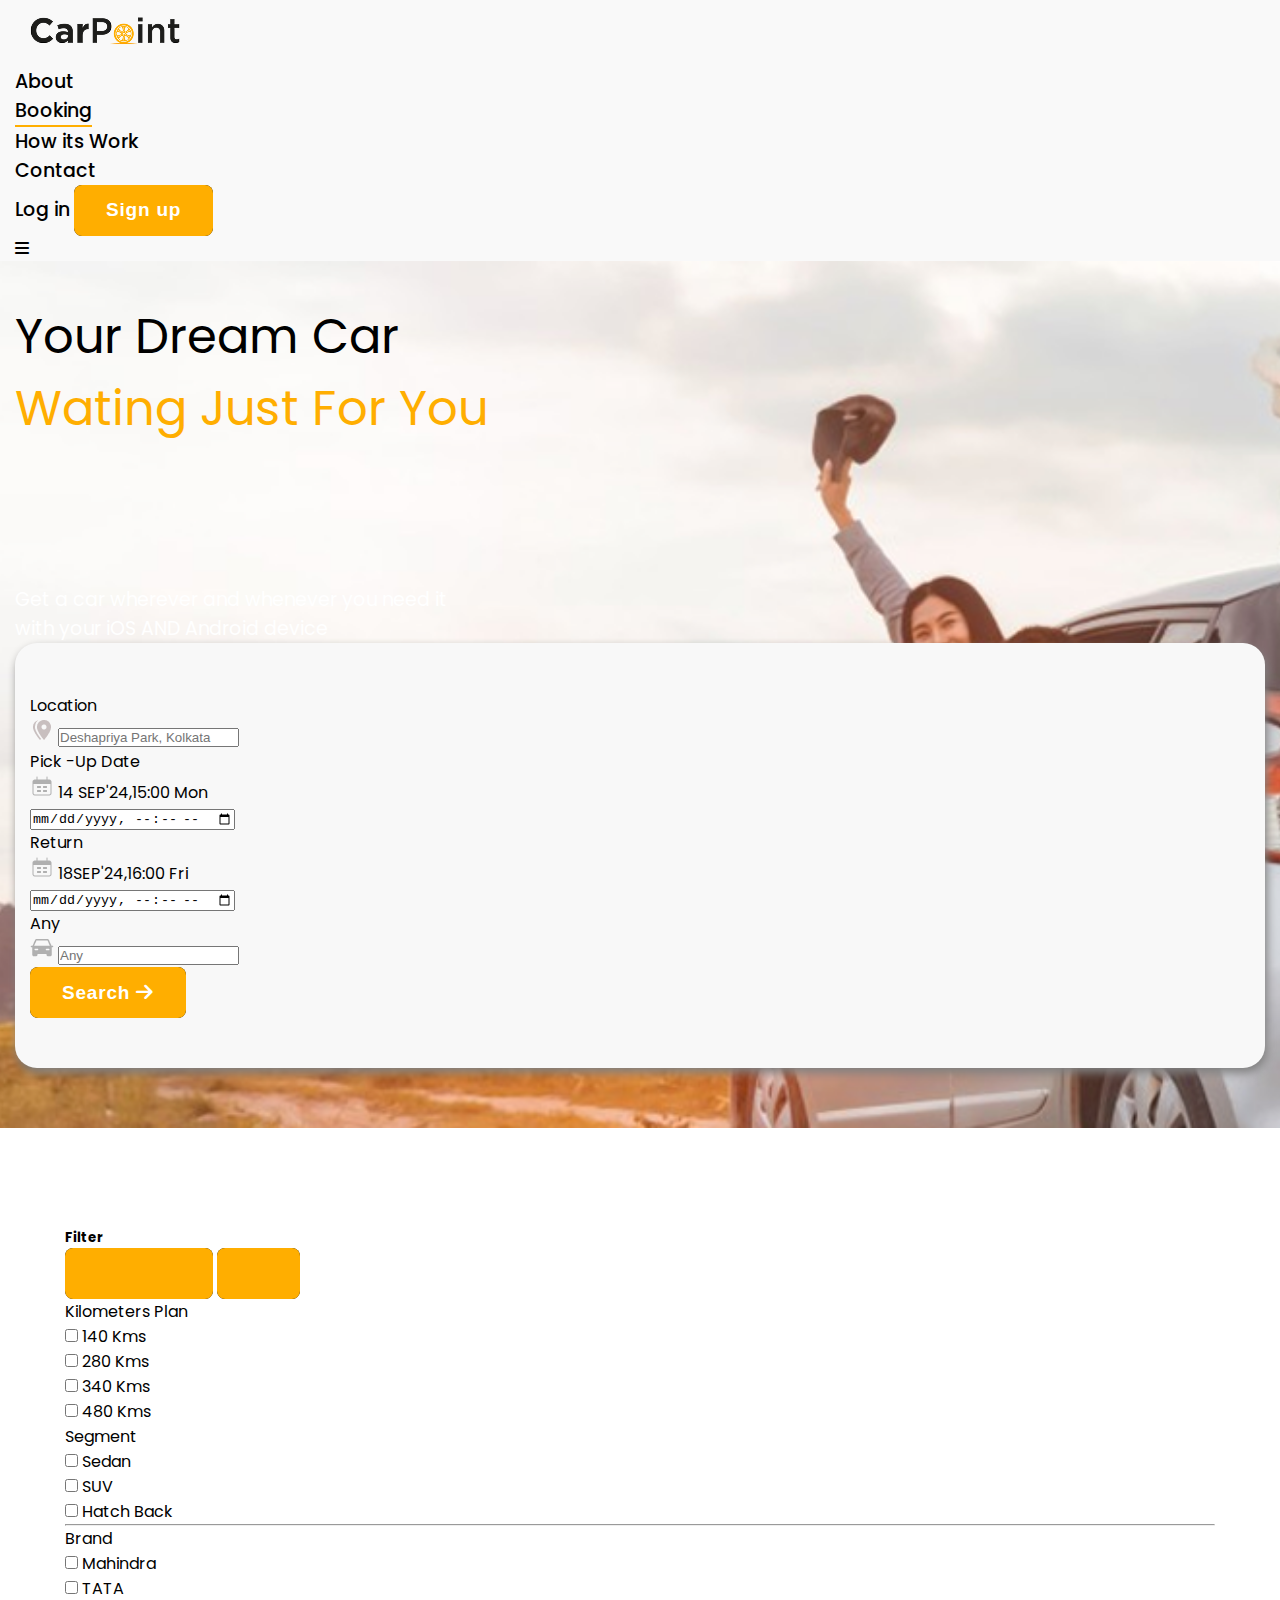
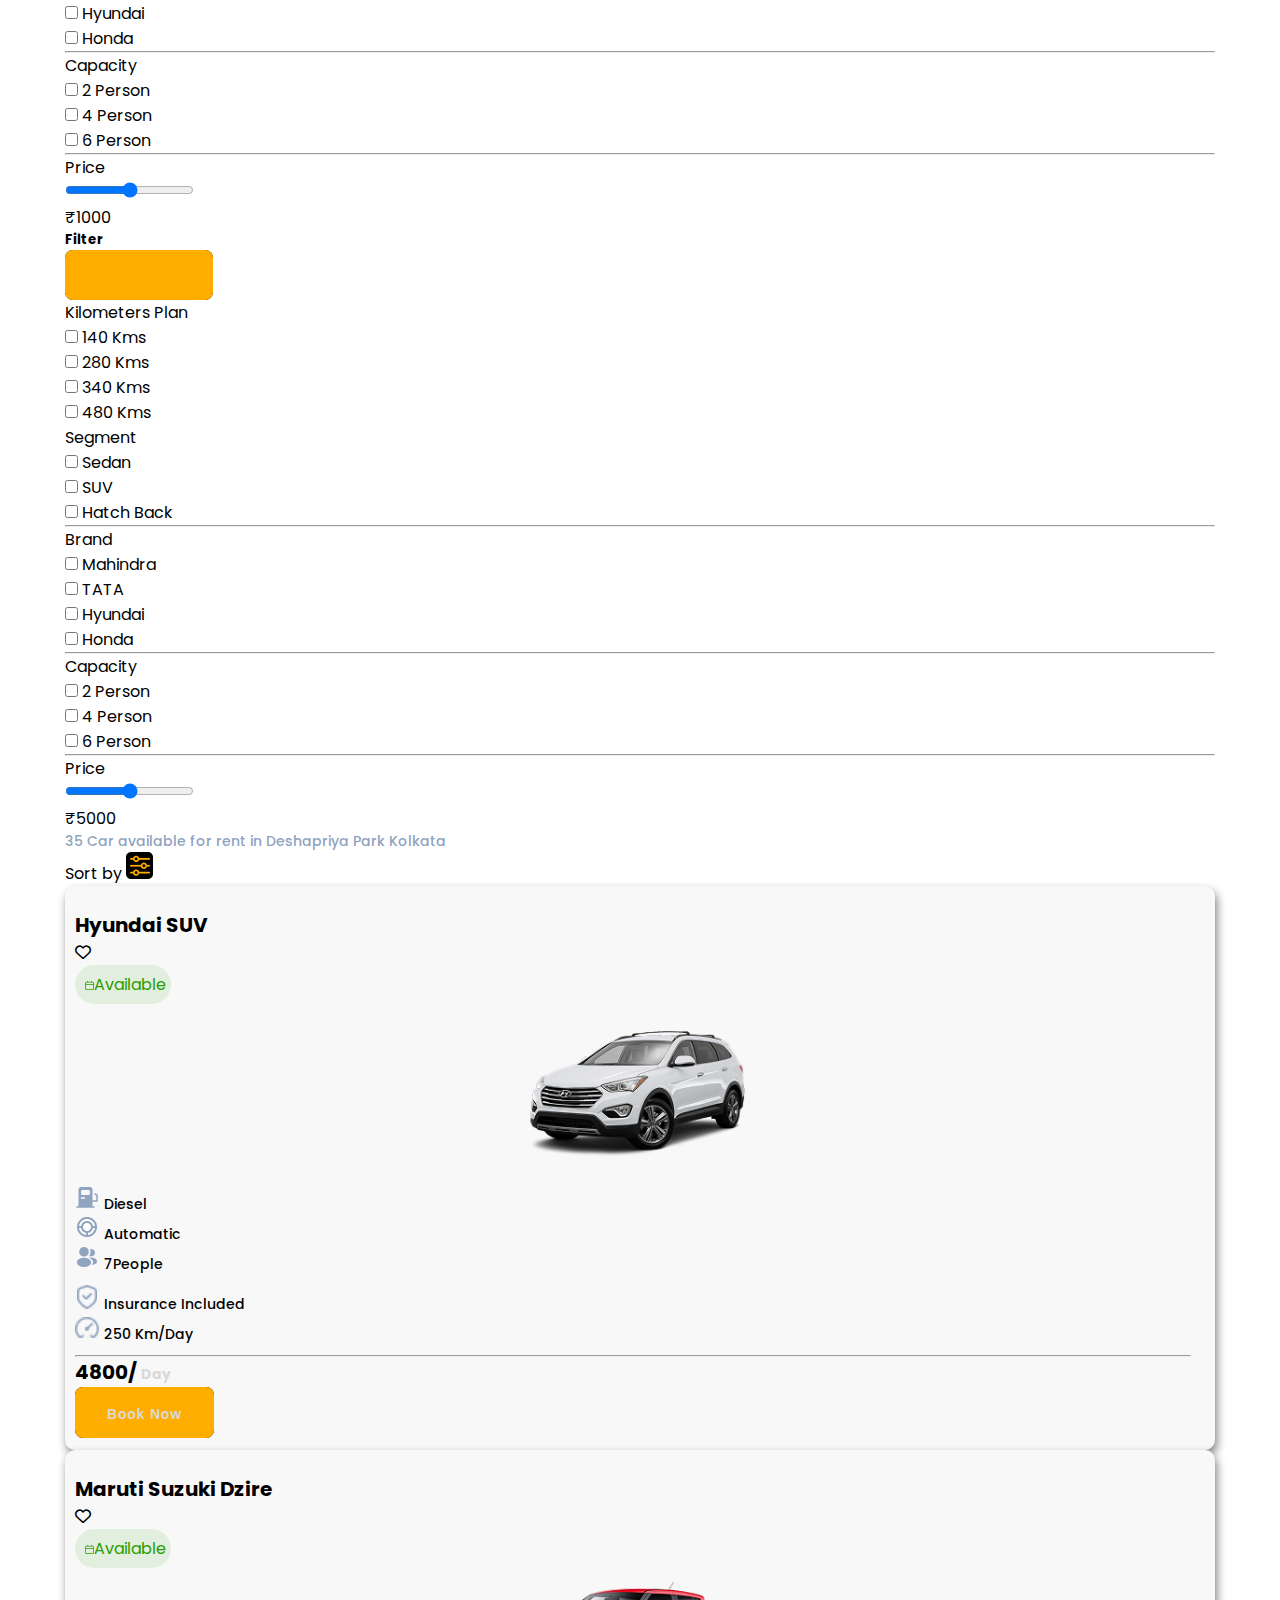
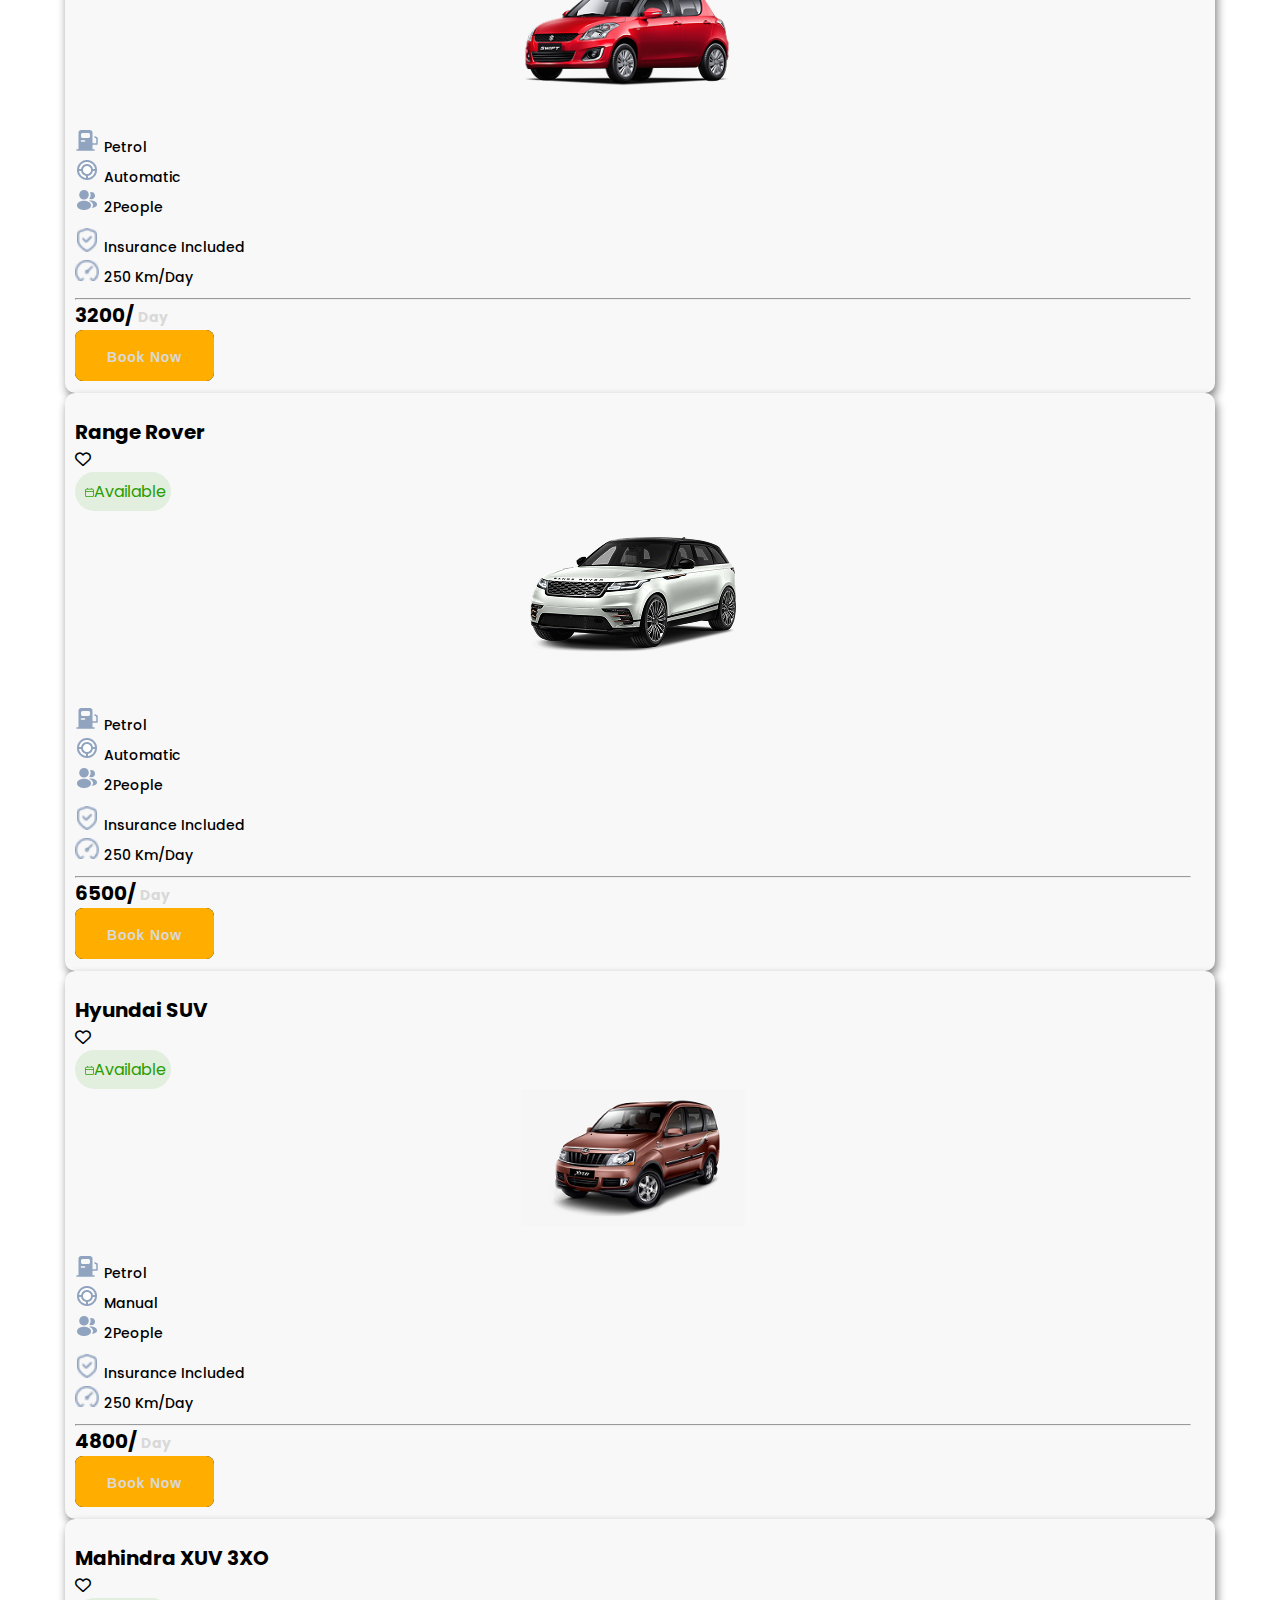
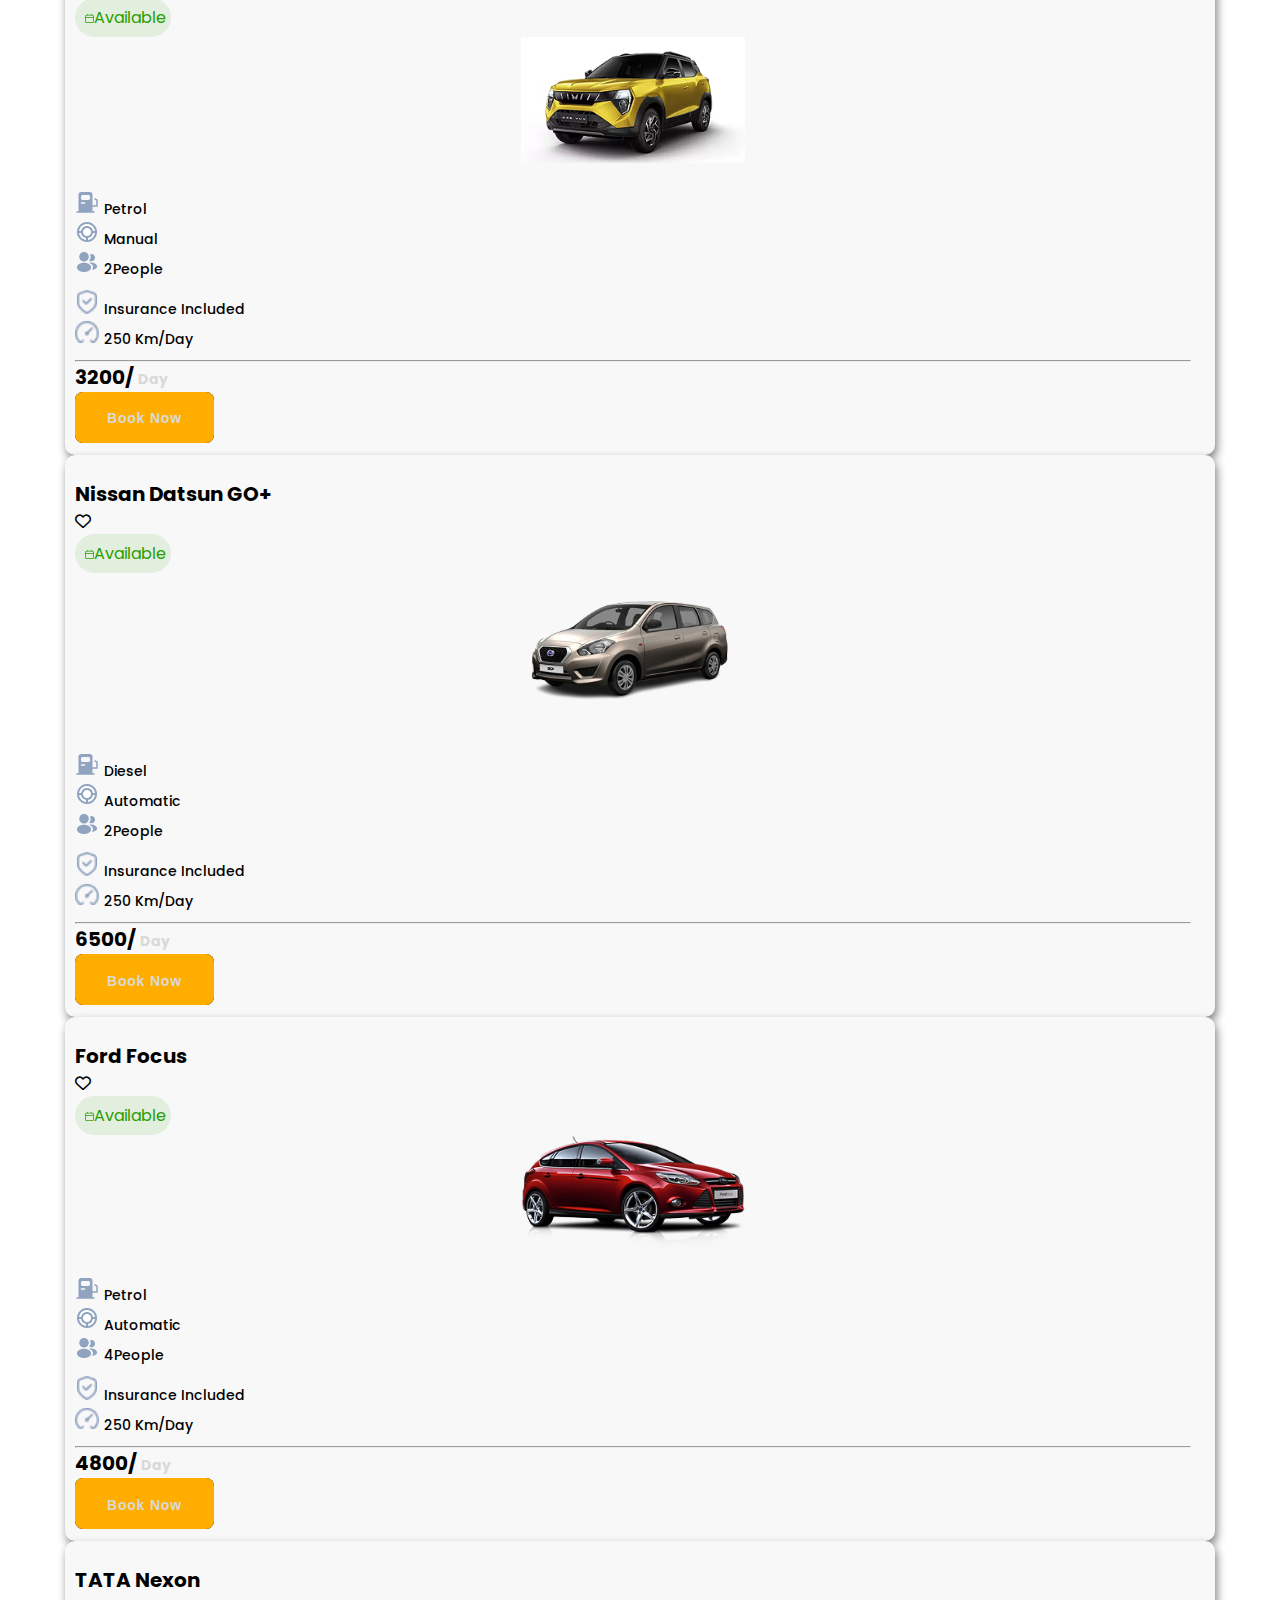
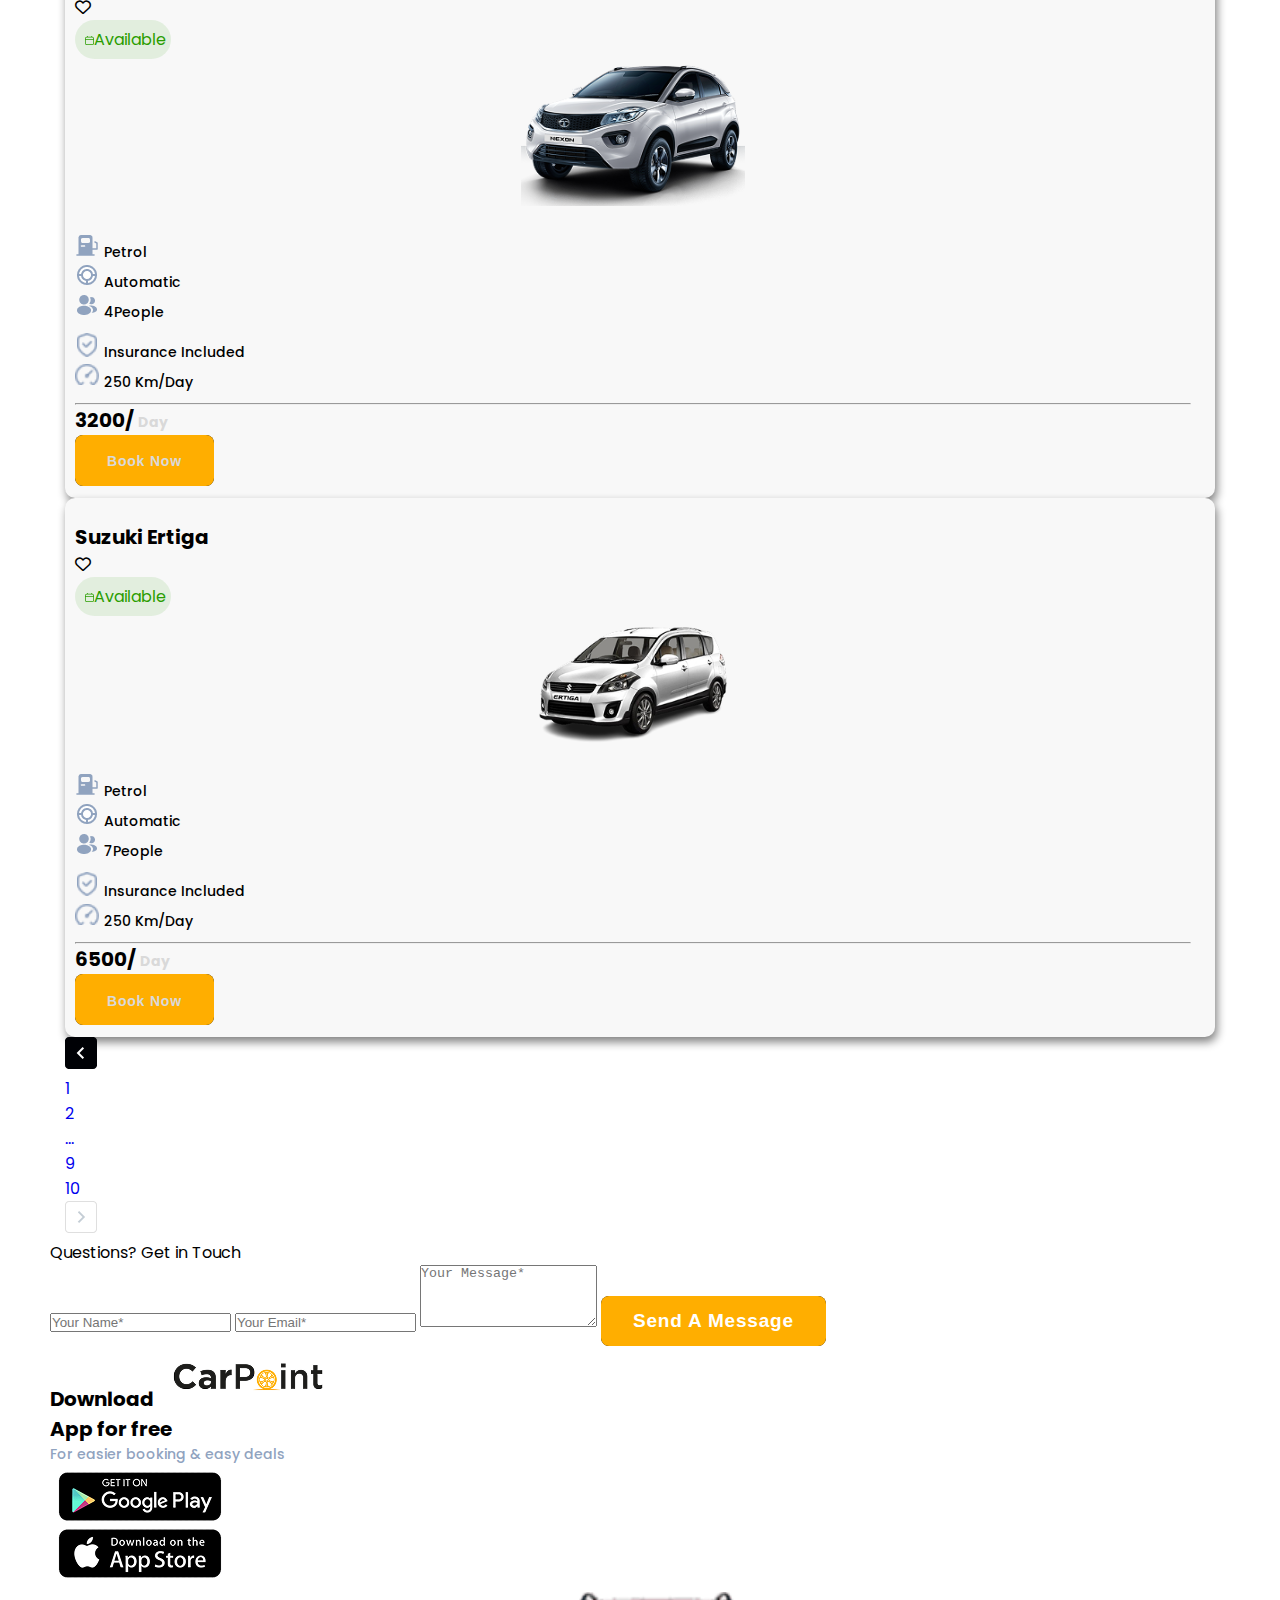
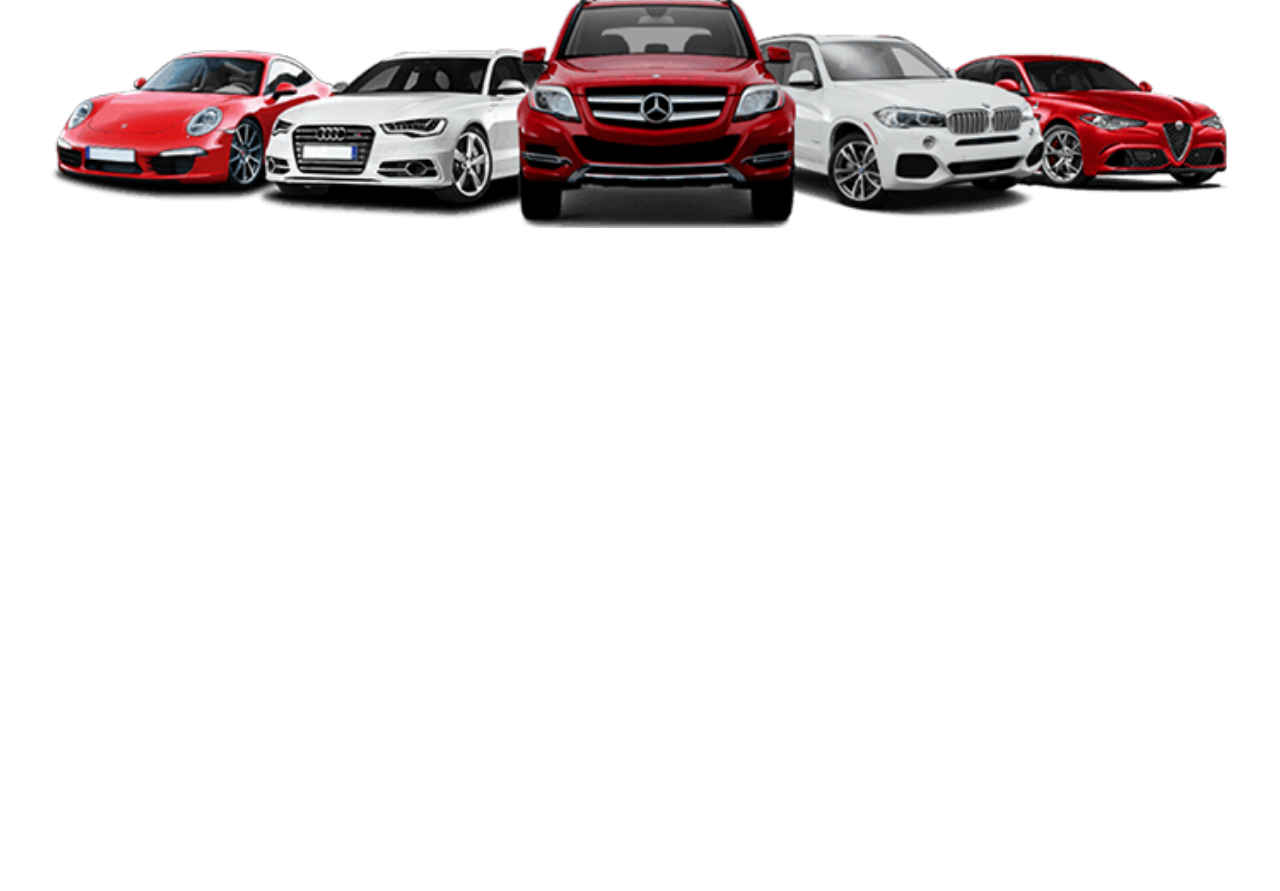
<file: booking.html>
<!DOCTYPE html>
<html lang="en">

<head>
    <meta charset="UTF-8">
    <meta name="viewport" content="width=device-width, initial-scale=1.0">
    <title>Booking</title>
    <!-- Bootstrap Cdn -->
    <link href="https://cdn.jsdelivr.net/npm/bootstrap@5.3.7/dist/css/bootstrap.min.css" rel="stylesheet"
        integrity="sha384-LN+7fdVzj6u52u30Kp6M/trliBMCMKTyK833zpbD+pXdCLuTusPj697FH4R/5mcr" crossorigin="anonymous">
    <!-- Css Link -->
    <link rel="stylesheet" href="./CSS/booking.css">
    <!-- Font Awesome cdn -->
    <link rel="stylesheet" href="https://cdnjs.cloudflare.com/ajax/libs/font-awesome/6.7.2/css/all.min.css"
        integrity="sha512-Evv84Mr4kqVGRNSgIGL/F/aIDqQb7xQ2vcrdIwxfjThSH8CSR7PBEakCr51Ck+w+/U6swU2Im1vVX0SVk9ABhg=="
        crossorigin="anonymous" referrerpolicy="no-referrer" />
    <!--Aos CSS  -->
    <link href="https://unpkg.com/aos@2.3.1/dist/aos.css" rel="stylesheet">

</head>

<body>
    <!-- Header-section -->
    <header class="header-section">
        <div class="container">
            <div class="header-wrapper d-flex justify-content-between align-items-center py-lg-3">
                <div class="nav-logo">
                    <a href="./index.html">
                        <img src="./Assets/Carpoint-blacklogo.png" alt="">
                    </a>
                </div>
                <div class="nav-collapse align-items-center">
                    <nav class="nav-item">
                        <ul class="list-item d-flex justify-content-between align-items-center  ">
                            <li><a class="nav-list-item" href="./About.html">About</a></li>
                            <li><a class="nav-list-item bo-underline" href="./booking.html">Booking</a></li>
                            <li><a class="nav-list-item" href="./how_it_works.html">How its Work</a></li>
                            <li><a class="nav-list-item" href="./contactus.html">Contact</a></li>
                        </ul>
                    </nav>
                    <div class="nav-btn d-flex justify-content-center align-items-center gap-3 ">
                        <a href="./sign_in.html" class="fw-medium fs-5 nav-list-item">Log in</a>
                        <a href="./sign_up.html"><button><span>Sign up</span></button></a>
                    </div>
                </div>
                <div class="ham">
                    <i class="fa-solid fa-bars"></i>
                </div>
            </div>
        </div>
    </header>

    <!-- Banner Section -->
    <section class="banner-section position-relative">
        <div class="container">
            <div class="banner-content">
                <div class="title1 fw-bold">
                    Your Dream Car <br>
                    <span>Wating Just For You</span>
                </div>
                <div class="para">
                    Get a car wherever and whenever you need it
                    with your
                    iOS AND Android device
                </div>
            </div>
            <form action=""
                class="bottom-content text-center col-11  col-md-10 position-absolute mx-auto d-flex justify-content-between justify-content-lg-around ">
                <div class="location">
                    <label for="location" class="sub-head">Location</label>
                    <div class="d-flex justify-content-start align-items-center">
                        <img src="./Assets/mdi_locations.png" class="form-img" alt="">
                        <input type="text" name="location" id="loc" class="icon-content" required
                            placeholder="Deshapriya Park, Kolkata">
                    </div>
                </div>
                <div class="pick-up">
                    <label for="time" class="sub-head">Pick -Up Date</label>
                    <div class="date-display" onclick="document.getElementById('dateInput').showPicker()">
                        <img src="./Assets/lets-icons_date-range-light.png" alt="calendar">
                        <span id="formattedText" class="icon-content">14 SEP'24,15:00 Mon</span>
                        <input type="datetime-local" id="dateInput" onchange="formatDate(this)">
                    </div>
                </div>
                <div class="return">
                    <label for="time" class="sub-head">Return</label>
                    <div class="date-display" onclick="document.getElementById('dateInput').showPicker()">
                        <img src="./Assets/lets-icons_date-range-light.png" alt="calendar">
                        <span id="formattedText" class="icon-content">18SEP'24,16:00 Fri</span>
                        <input type="datetime-local" id="dateInput" onchange="formatDate(this)">
                    </div>
                </div>
                <div class="car-brand">
                    <label for="any" class="sub-head">Any</label>
                    <div class="d-flex justify-content-start align-items-center">
                        <img src="./Assets/ph_car-fill.png" class="form-img" alt="">
                        <input type="datetime" name="any" id="any" class="icon-content" required placeholder="Any">
                    </div>
                </div>
                <div class="search">
                    <a href="#">
                        <button> <span>Search <i class="fa-solid fa-arrow-right"></i></span>
                        </button>
                    </a>
                </div>
            </form>
        </div>
    </section>


    <!-- car-section -->
    <section class="car-section position-relative">
        <div class="container">
            <div class="mobile-res position-relative">
                <div class="filter-box position-relative mobile">
                    <div class="filter-header d-flex justify-content-between align-items-center">
                        <h5 class="fw-medium fs-6">Filter</h5>
                    </div>
                    <div class="mobile-items ">
                        <div class="d-flex justify-content-between">
                            <button class="clear-btn" onclick="clearAll()">Clear All</button>
                            <button class="clear-btn cross" onclick="clearAll()"><i
                                    class="fa-regular fa-circle-xmark"></i></button>
                        </div>
                        <!-- Kilometers -->
                        <div class="section-title">Kilometers Plan</div>
                        <div class="d-flex  mb-3 me-2 gap-2">
                            <div class="form-check yellow-btn ">
                                <input class="form-check-input" type="checkbox" id="km140">
                                <label class="form-check-label" for="km140">140 Kms</label>
                            </div>
                            <div class="form-check bf">
                                <input class="form-check-input" type="checkbox" id="km280">
                                <label class="form-check-label" for="km280">280 Kms</label>
                            </div>
                        </div>
                        <div class="d-flex align-items-center gap-2 me-2">
                            <div class="form-check bf">
                                <input class="form-check-input" type="checkbox" id="km340">
                                <label class="form-check-label" for="km340">340 Kms</label>
                            </div>
                            <div class="form-check bf">
                                <input class="form-check-input" type="checkbox" id="km480">
                                <label class="form-check-label" for="km480">480 Kms</label>
                            </div>
                        </div>

                        <!-- Segment -->
                        <div class="section-title">Segment</div>
                        <div class="form-checkbox">
                            <input class="form-check-input" type="checkbox" id="sedan">
                            <label class="form-check-label" for="sedan">Sedan</label>
                        </div>
                        <div class="form-checkbox">
                            <input class="form-check-input" type="checkbox" id="suv">
                            <label class="form-check-label" for="suv">SUV</label>
                        </div>
                        <div class="form-checkbox">
                            <input class="form-check-input" type="checkbox" id="hatchback">
                            <label class="form-check-label" for="hatchback">Hatch Back</label>
                        </div>
                        <hr>

                        <!-- Brand -->
                        <div class="section-title">Brand</div>
                        <div class="form-checkbox">
                            <input class="form-check-input" type="checkbox" id="mahindra">
                            <label class="form-check-label" for="mahindra">Mahindra</label>
                        </div>
                        <div class="form-checkbox">
                            <input class="form-check-input" type="checkbox" id="tata">
                            <label class="form-check-label" for="tata">TATA</label>
                        </div>
                        <div class="form-checkbox">
                            <input class="form-check-input" type="checkbox" id="hyundai">
                            <label class="form-check-label" for="hyundai">Hyundai</label>
                        </div>
                        <div class="form-checkbox">
                            <input class="form-check-input" type="checkbox" id="honda">
                            <label class="form-check-label" for="honda">Honda</label>
                        </div>
                        <hr>
                        <!-- Capacity -->
                        <div class="section-title">Capacity</div>
                        <div class="form-checkbox">
                            <input class="form-check-input" type="checkbox" id="2person">
                            <label class="form-check-label" for="2person">2 Person</label>
                        </div>
                        <div class="form-checkbox">
                            <input class="form-check-input" type="checkbox" id="4person">
                            <label class="form-check-label" for="4person">4 Person</label>
                        </div>
                        <div class="form-checkbox">
                            <input class="form-check-input" type="checkbox" id="6person">
                            <label class="form-check-label" for="6person">6 Person</label>
                        </div>
                        <hr>
                        <!-- Price -->
                        <div class="section-title">Price</div>
                        <input type="range" class="form-range" min="1000" max="10000" id="priceRange"
                            oninput="updatePrice(this.value)">
                        <div class="range-output" id="priceOutput">₹1000</div>
                    </div>

                </div>
            </div>
            <div class="row">
                <!-- Left boxces -->
                <div class="col-2">
                    <div class="filter-box position-relative">
                        <div class="filter-header d-flex justify-content-between align-items-center">
                            <h5 class="fw-medium fs-6">Filter</h5>
                            <button class="clear-btn" onclick="clearAll()">Clear All</button>
                        </div>

                        <!-- Kilometers -->
                        <div class="section-title">Kilometers Plan</div>
                        <div class="d-flex justify-content-between mb-3 me-2 gap-2">
                            <div class="form-check yellow-btn ">
                                <input class="form-check-input" type="checkbox" id="km140">
                                <label class="form-check-label" for="km140">140 Kms</label>
                            </div>
                            <div class="form-check bf">
                                <input class="form-check-input" type="checkbox" id="km280">
                                <label class="form-check-label" for="km280">280 Kms</label>
                            </div>
                        </div>
                        <div class="d-flex justify-content-between align-items-center gap-2 me-2">
                            <div class="form-check bf">
                                <input class="form-check-input" type="checkbox" id="km340">
                                <label class="form-check-label" for="km340">340 Kms</label>
                            </div>
                            <div class="form-check bf">
                                <input class="form-check-input" type="checkbox" id="km480">
                                <label class="form-check-label" for="km480">480 Kms</label>
                            </div>
                        </div>

                        <!-- Segment -->
                        <div class="section-title">Segment</div>
                        <div class="form-checkbox">
                            <input class="form-check-input" type="checkbox" id="sedan">
                            <label class="form-check-label" for="sedan">Sedan</label>
                        </div>
                        <div class="form-checkbox">
                            <input class="form-check-input" type="checkbox" id="suv">
                            <label class="form-check-label" for="suv">SUV</label>
                        </div>
                        <div class="form-checkbox">
                            <input class="form-check-input" type="checkbox" id="hatchback">
                            <label class="form-check-label" for="hatchback">Hatch Back</label>
                        </div>
                        <hr>

                        <!-- Brand -->
                        <div class="section-title">Brand</div>
                        <div class="form-checkbox">
                            <input class="form-check-input" type="checkbox" id="mahindra">
                            <label class="form-check-label" for="mahindra">Mahindra</label>
                        </div>
                        <div class="form-checkbox">
                            <input class="form-check-input" type="checkbox" id="tata">
                            <label class="form-check-label" for="tata">TATA</label>
                        </div>
                        <div class="form-checkbox">
                            <input class="form-check-input" type="checkbox" id="hyundai">
                            <label class="form-check-label" for="hyundai">Hyundai</label>
                        </div>
                        <div class="form-checkbox">
                            <input class="form-check-input" type="checkbox" id="honda">
                            <label class="form-check-label" for="honda">Honda</label>
                        </div>
                        <hr>
                        <!-- Capacity -->
                        <div class="section-title">Capacity</div>
                        <div class="form-checkbox">
                            <input class="form-check-input" type="checkbox" id="2person">
                            <label class="form-check-label" for="2person">2 Person</label>
                        </div>
                        <div class="form-checkbox">
                            <input class="form-check-input" type="checkbox" id="4person">
                            <label class="form-check-label" for="4person">4 Person</label>
                        </div>
                        <div class="form-checkbox">
                            <input class="form-check-input" type="checkbox" id="6person">
                            <label class="form-check-label" for="6person">6 Person</label>
                        </div>
                        <hr>
                        <!-- Price -->
                        <div class="section-title">Price</div>
                        <input type="range" class="form-range" min="1000" max="10000" id="priceRange2"
                            oninput="updatePrice(this)">
                        <div class="range-output" id="priceOutput2">₹5000</div>
                    </div>
                </div>

                <div class="col-10">
                    <div class="card-top d-flex justify-content-between align-items-center gap-2 mb-4">
                        <div class="sub-para text-black fw-medium ">35 Car available for rent in Deshapriya Park
                            Kolkata
                        </div>
                        <div class="sort fw-medium ">
                            Sort by <img src="./Assets/sort.png" alt="">
                        </div>
                    </div>
                    <!-- 1st row  -->
                    <div class="row justify-content-between" id="card-cars">
                        <div class="col-12 col-sm-6  col-lg-4">
                            <div class="cart">
                                <div class="card-top">
                                    <div class="card-head d-flex justify-content-between">
                                        <div class="title4 ">Hyundai SUV</div>
                                        <div class="card-icon" onclick="toggleHeart(this)">
                                            <i class="fa-regular fa-heart"></i>
                                        </div>
                                    </div>
                                    <div class="avl"><img src="./Assets/Vector.png" alt="">Available</div>
                                </div>
                                <div class="cart-img">
                                    <img src="./Assets/Huyndai_suv.png" class="img" alt="">
                                </div>
                                <div class="cart-content">
                                    <div class="content1 d-flex justify-content-between">
                                        <div class="pa"><img src="./Assets/gas-station.png" alt="">Diesel</div>
                                        <div class="pa"><img src="./Assets/Automatic.png" alt="">Automatic</div>
                                        <div class="pa"><img src="./Assets/profile-user.png" alt="">7People</div>
                                    </div>
                                    <div class="content2 d-flex justify-content-between ">
                                        <div class="pa"><img src="./Assets/Insu.png" alt="">Insurance Included</div>
                                        <div class="pa"><img src="./Assets/speed.png" alt="">250 Km/Day</div>
                                    </div>
                                    <hr>
                                </div>
                                <div class="cart-price d-flex justify-content-between align-items-center">
                                    <div class="title4"> 4800/ <span>Day</span></div>
                                    <a href="./booking_details.html"><button><span>Book Now</span></button></a>
                                </div>
                            </div>
                        </div>
                        <div class="col-12 col-sm-6 col-lg-4">
                            <div class="cart">
                                <div class="card-top">
                                    <div class="card-head d-flex justify-content-between">
                                        <div class="title4">Maruti Suzuki Dzire </div>
                                        <div class="card-icon" onclick="toggleHeart(this)">
                                            <i class="fa-regular fa-heart"></i>
                                        </div>
                                    </div>
                                    <div class="avl"><img src="./Assets/Vector.png" alt="">Available</div>
                                </div>
                                <div class="cart-img">
                                    <img src="./Assets/ms.png" class="img" alt="">
                                </div>
                                <div class="cart-content">
                                    <div class="content1 d-flex justify-content-between">
                                        <div class="pa"><img src="./Assets/gas-station.png" alt="">Petrol</div>
                                        <div class="pa"><img src="./Assets/Automatic.png" alt="">Automatic</div>
                                        <div class="pa"><img src="./Assets/profile-user.png" alt="">2People</div>
                                    </div>
                                    <div class="content2 d-flex justify-content-between ">
                                        <div class="pa"><img src="./Assets/Insu.png" alt="">Insurance Included</div>
                                        <div class="pa"><img src="./Assets/speed.png" alt="">250 Km/Day</div>
                                    </div>
                                    <hr>
                                </div>
                                <div class="cart-price d-flex justify-content-between align-items-center">
                                    <div class="title4"> 3200/ <span>Day</span></div>
                                    <a href="./booking_details.html"><button><span>Book Now</span></button></a>
                                </div>
                            </div>
                        </div>
                        <div class="col-12 col-sm-6 col-lg-4">
                            <div class="cart">
                                <div class="card-top">
                                    <div class="card-head d-flex justify-content-between">
                                        <div class="title4 ">Range Rover</div>
                                        <div class="card-icon" onclick="toggleHeart(this)">
                                            <i class="fa-regular fa-heart"></i>
                                        </div>
                                    </div>
                                    <div class="avl"><img src="./Assets/Vector.png" alt="">Available</div>
                                </div>
                                <div class="cart-img">
                                    <img src="./Assets/range.png" class="img" alt="">
                                </div>
                                <div class="cart-content">
                                    <div class="content1 d-flex justify-content-between">
                                        <div class="pa"><img src="./Assets/gas-station.png" alt="">Petrol</div>
                                        <div class="pa"><img src="./Assets/Automatic.png" alt="">Automatic</div>
                                        <div class="pa"><img src="./Assets/profile-user.png" alt="">2People</div>
                                    </div>
                                    <div class="content2 d-flex justify-content-between ">
                                        <div class="pa"><img src="./Assets/Insu.png" alt="">Insurance Included</div>
                                        <div class="pa"><img src="./Assets/speed.png" alt="">250 Km/Day</div>
                                    </div>
                                    <hr>
                                </div>
                                <div class="cart-price d-flex justify-content-between align-items-center">
                                    <div class="title4"> 6500/ <span>Day</span></div>
                                    <a href="./booking_details.html"><button><span>Book Now</span></button></a>
                                </div>
                            </div>
                        </div>
                        <div class="col-12 col-sm-6 col-lg-4">
                            <div class="cart">
                                <div class="card-top">
                                    <div class="card-head d-flex justify-content-between">
                                        <div class="title4 ">Hyundai SUV</div>
                                        <div class="card-icon" onclick="toggleHeart(this)">
                                            <i class="fa-regular fa-heart"></i>
                                        </div>
                                    </div>
                                    <div class="avl"><img src="./Assets/Vector.png" alt="">Available</div>
                                </div>
                                <div class="cart-img">
                                    <img src="./Assets/xylo.png" class="img" alt="">
                                </div>
                                <div class="cart-content">
                                    <div class="content1 d-flex justify-content-between">
                                        <div class="pa"><img src="./Assets/gas-station.png" alt="">Petrol</div>
                                        <div class="pa"><img src="./Assets/Automatic.png" alt="">Manual</div>
                                        <div class="pa"><img src="./Assets/profile-user.png" alt="">2People</div>
                                    </div>
                                    <div class="content2 d-flex justify-content-between ">
                                        <div class="pa"><img src="./Assets/Insu.png" alt="">Insurance Included</div>
                                        <div class="pa"><img src="./Assets/speed.png" alt="">250 Km/Day</div>
                                    </div>
                                    <hr>
                                </div>
                                <div class="cart-price d-flex justify-content-between align-items-center">
                                    <div class="title4"> 4800/ <span>Day</span></div>
                                    <a href="./booking_details.html"><button><span>Book Now</span></button></a>
                                </div>
                            </div>
                        </div>
                        <div class="col-12 col-sm-6 col-lg-4">
                            <div class="cart">
                                <div class="card-top">
                                    <div class="card-head d-flex justify-content-between">
                                        <div class="title4 ">Mahindra XUV 3XO</div>
                                        <div class="card-icon" onclick="toggleHeart(this)">
                                            <i class="fa-regular fa-heart"></i>
                                        </div>
                                    </div>
                                    <div class="avl"><img src="./Assets/Vector.png" alt="">Available</div>
                                </div>
                                <div class="cart-img">
                                    <img src="./Assets/xuv.png" class="img" alt="">
                                </div>
                                <div class="cart-content">
                                    <div class="content1 d-flex justify-content-between">
                                        <div class="pa"><img src="./Assets/gas-station.png" alt="">Petrol</div>
                                        <div class="pa"><img src="./Assets/Automatic.png" alt="">Manual</div>
                                        <div class="pa"><img src="./Assets/profile-user.png" alt="">2People</div>
                                    </div>
                                    <div class="content2 d-flex justify-content-between ">
                                        <div class="pa"><img src="./Assets/Insu.png" alt="">Insurance Included</div>
                                        <div class="pa"><img src="./Assets/speed.png" alt="">250 Km/Day</div>
                                    </div>
                                    <hr>
                                </div>
                                <div class="cart-price d-flex justify-content-between align-items-center">
                                    <div class="title4"> 3200/ <span>Day</span></div>
                                    <a href="./booking_details.html"><button><span>Book Now</span></button></a>
                                </div>
                            </div>
                        </div>
                        <div class="col-12 col-sm-6 col-lg-4">
                            <div class="cart">
                                <div class="card-top">
                                    <div class="card-head d-flex justify-content-between">
                                        <div class="title4 ">Nissan Datsun GO+</div>
                                        <div class="card-icon" onclick="toggleHeart(this)">
                                            <i class="fa-regular fa-heart"></i>
                                        </div>
                                    </div>
                                    <div class="avl"><img src="./Assets/Vector.png" alt="">Available</div>
                                </div>
                                <div class="cart-img">
                                    <img src="./Assets/go.png" class="img" alt="">
                                </div>
                                <div class="cart-content">
                                    <div class="content1 d-flex justify-content-between">
                                        <div class="pa"><img src="./Assets/gas-station.png" alt="">Diesel</div>
                                        <div class="pa"><img src="./Assets/Automatic.png" alt="">Automatic</div>
                                        <div class="pa"><img src="./Assets/profile-user.png" alt="">2People</div>
                                    </div>
                                    <div class="content2 d-flex justify-content-between ">
                                        <div class="pa"><img src="./Assets/Insu.png" alt="">Insurance Included</div>
                                        <div class="pa"><img src="./Assets/speed.png" alt="">250 Km/Day</div>
                                    </div>
                                    <hr>
                                </div>
                                <div class="cart-price d-flex justify-content-between align-items-center">
                                    <div class="title4"> 6500/ <span>Day</span></div>
                                    <a href="./booking_details.html"><button><span>Book Now</span></button></a>
                                </div>
                            </div>
                        </div>
                        <div class="col-12 col-sm-6 col-lg-4">
                            <div class="cart">
                                <div class="card-top">
                                    <div class="card-head d-flex justify-content-between">
                                        <div class="title4 ">Ford Focus </div>
                                        <div class="card-icon" onclick="toggleHeart(this)">
                                            <i class="fa-regular fa-heart"></i>
                                        </div>
                                    </div>
                                    <div class="avl"><img src="./Assets/Vector.png" alt="">Available</div>
                                </div>
                                <div class="cart-img">
                                    <img src="./Assets/ff.png" class="img" alt="">
                                </div>
                                <div class="cart-content">
                                    <div class="content1 d-flex justify-content-between">
                                        <div class="pa"><img src="./Assets/gas-station.png" alt="">Petrol</div>
                                        <div class="pa"><img src="./Assets/Automatic.png" alt="">Automatic</div>
                                        <div class="pa"><img src="./Assets/profile-user.png" alt="">4People</div>
                                    </div>
                                    <div class="content2 d-flex justify-content-between ">
                                        <div class="pa"><img src="./Assets/Insu.png" alt="">Insurance Included</div>
                                        <div class="pa"><img src="./Assets/speed.png" alt="">250 Km/Day</div>
                                    </div>
                                    <hr>
                                </div>
                                <div class="cart-price d-flex justify-content-between align-items-center">
                                    <div class="title4"> 4800/ <span>Day</span></div>
                                    <a href="./booking_details.html"><button><span>Book Now</span></button></a>
                                </div>
                            </div>
                        </div>
                        <div class="col-12 col-sm-6 col-lg-4">
                            <div class="cart">
                                <div class="card-top">
                                    <div class="card-head d-flex justify-content-between">
                                        <div class="title4 ">TATA Nexon</div>
                                        <div class="card-icon" onclick="toggleHeart(this)">
                                            <i class="fa-regular fa-heart"></i>
                                        </div>
                                    </div>
                                    <div class="avl"><img src="./Assets/Vector.png" alt="">Available</div>
                                </div>
                                <div class="cart-img">
                                    <img src="./Assets/tata-ne.png" class="img" alt="">
                                </div>
                                <div class="cart-content">
                                    <div class="content1 d-flex justify-content-between">
                                        <div class="pa"><img src="./Assets/gas-station.png" alt="">Petrol</div>
                                        <div class="pa"><img src="./Assets/Automatic.png" alt="">Automatic</div>
                                        <div class="pa"><img src="./Assets/profile-user.png" alt="">4People</div>
                                    </div>
                                    <div class="content2 d-flex justify-content-between ">
                                        <div class="pa"><img src="./Assets/Insu.png" alt="">Insurance Included</div>
                                        <div class="pa"><img src="./Assets/speed.png" alt="">250 Km/Day</div>
                                    </div>
                                    <hr>
                                </div>
                                <div class="cart-price d-flex justify-content-between align-items-center">
                                    <div class="title4"> 3200/ <span>Day</span></div>
                                    <a href="./booking_details.html"><button><span>Book Now</span></button></a>
                                </div>
                            </div>
                        </div>
                        <div class="col-12 col-sm-6 col-lg-4">
                            <div class="cart">
                                <div class="card-top">
                                    <div class="card-head d-flex justify-content-between">
                                        <div class="title4 ">Suzuki Ertiga</div>
                                        <div class="card-icon" onclick="toggleHeart(this)">
                                            <i class="fa-regular fa-heart"></i>
                                        </div>
                                    </div>
                                    <div class="avl"><img src="./Assets/Vector.png" alt="">Available</div>
                                </div>
                                <div class="cart-img">
                                    <img src="./Assets/ertiga.png" class="img" alt="">
                                </div>
                                <div class="cart-content">
                                    <div class="content1 d-flex justify-content-between">
                                        <div class="pa"><img src="./Assets/gas-station.png" alt="">Petrol</div>
                                        <div class="pa"><img src="./Assets/Automatic.png" alt="">Automatic</div>
                                        <div class="pa"><img src="./Assets/profile-user.png" alt="">7People</div>
                                    </div>
                                    <div class="content2 d-flex justify-content-between ">
                                        <div class="pa"><img src="./Assets/Insu.png" alt="">Insurance Included</div>
                                        <div class="pa"><img src="./Assets/speed.png" alt="">250 Km/Day</div>
                                    </div>
                                    <hr>
                                </div>
                                <div class="cart-price d-flex justify-content-between align-items-center">
                                    <div class="title4"> 6500/ <span>Day</span></div>
                                    <a href="./booking_details.html"><button><span>Book Now</span></button></a>
                                </div>
                            </div>
                        </div>

                    </div>
                </div>
            </div>


            <!-- anchor linking -->
            <div class="card-row">
                <ul class="card-list d-flex mx-auto">
                    <li><a href=""><img src="./Assets/black_arrow-left.png" alt=""></a></li>
                    <li class="p-1"><a href="./booking.html">1</a></li>
                    <li class="p-1"><a href="#card-cars">2</a></li>
                    <li class="p-1"><a href="#card-cars">...</a></li>
                    <li class="p-1"><a href="#card-cars">9</a></li>
                    <li class="p-1"><a href="#card-cars">10</a></li>
                    <li><a href=""><img src="./Assets/right-arrow.png" alt=""></a></li>
                </ul>
            </div>
        </div>
        <!-- questions section -->
        <div class="contact-container position-absolute bg-white">
            <div class="title2 text-center">Questions? Get in Touch</div>
            <div class="row justify-content-between align-items-center">
                <div class="left col-6">
                    <form id="contact-form">
                        <input type="text" placeholder="Your Name*" required />
                        <input type="email" placeholder="Your Email*" required />
                        <textarea placeholder="Your Message*" rows="4" required></textarea>
                        <button> <span>Send A Message</span>
                        </button>
                    </form>
                </div>
                <div class="right col-6">
                    <div class="title4">Download <a href="#"><img src="./Assets/Carpoint-blacklogo.png"
                                class="black-img" alt=""></a> <br>
                        App for free</div>
                    <p class="sm-text">For easier booking & easy deals</p>
                    <div class="badges">
                        <a href="#"><img src="./Assets/Google_play-logo.png" class="img" alt=""></a>
                    </div>
                </div>

            </div>
            <div class="cars-bottom">
                <img src="./Assets/all-car.png" class="img" alt="">
            </div>
        </div>
    </section>

    <!-- Footer-section -->
    <div class="section footer-section bg-black " data-aos="zoom-in-up">
        <div class="container">
            <div class="row text-light">
                <div class="col-12 col-sm-6  col-lg-5">
                    <div class="footer-logo"><a href="#"><img src="./Assets/CarPoint-White-Logo-1.png" alt=""></a></div>
                    <div class="footer-para my-2 my-md-3 fw-light">Lorem Ipsum is simply dummy text of the printing and
                        typesetting industry. Lorem Ipsum has been the industry's
                        standard dummy text</div>
                    <div class="footer-icon mb-2 mb-md-3">
                        <a href="#">
                            <img src="./Assets/ic_baseline-facebook.png" class="img" alt="icon">
                        </a>
                        <a href="#">
                            <img src="./Assets/mdi_instagram.png" class="img" alt="icon">
                        </a>
                        <a href="#">
                            <img src="./Assets/prime_twitter.png" class="img" alt="icon">
                        </a>
                        <a href="#">
                            <img src="./Assets/mdi_youtube.png" class="img" alt="icon">
                        </a>
                    </div>
                </div>
                <div class="col-12 col-sm-6  col-lg-3 res subscribe d-none">
                    <div class="sub mb-2 mb-md-3">Subscribe To Newsletters</div>
                    <form action="/" class="form-footer">
                        <input type="email" name="email" id="footer-email" placeholder="Enter your email"
                            title="Enter your email address">
                        <button> <span>Subscribe</span> </button>
                    </form>
                </div>
                <div class=" col-6  col-lg-2 f-link ">
                    <ul class="footer-links">
                        <li><a href="./index.html"><b>Company</b></a></li>
                        <li><a href="./index.html">Home</a></li>
                        <li><a href="./About.html">About US</a></li>
                        <li><a href="./booking.html"> Booking</a></li>
                        <li><a href="./how_it_works.html">How its Work </a></li>
                    </ul>
                </div>
                <div class=" col-6  col-lg-2 f-link">
                    <ul class="footer-links">
                        <li><a href="#"><b>Help</b></a></li>
                        <li><a href="#">Customer Support</a></li>
                        <li><a href="#">Terms & Condition</a></li>
                        <li><a href="#">Project</a></li>
                        <li><a href="#">Careers</a></li>
                    </ul>
                </div>
                <div class="col-12 col-sm-6  col-lg-3 subscribe">
                    <div class="sub">Subscribe To Newsletters</div>
                    <form action="/">
                        <input type="email" name="email" id="email" placeholder="Enter your email"
                            title="Enter your email address">
                        <button> <span>Subscribe</span> </button>
                    </form>
                </div>
            </div>
            <hr>
            <div class="end d-flex justify-content-center align-items-center text-white"><img
                    src="./Assets/mdi_copyright.png" class="end-img me-2" alt="">2024 CarPoint All rights reserved.
            </div>
        </div>
    </div>

    <!-- AOS js -->
    <script src="https://unpkg.com/aos@2.3.1/dist/aos.js"></script>
    <!-- Bootstrap Cdn -->
    <script src="https://cdn.jsdelivr.net/npm/bootstrap@5.3.7/dist/js/bootstrap.bundle.min.js"
        integrity="sha384-ndDqU0Gzau9qJ1lfW4pNLlhNTkCfHzAVBReH9diLvGRem5+R9g2FzA8ZGN954O5Q"
        crossorigin="anonymous"></script>
    <script src="./JS/booking.js"></script>
</body>

</html>
</file>
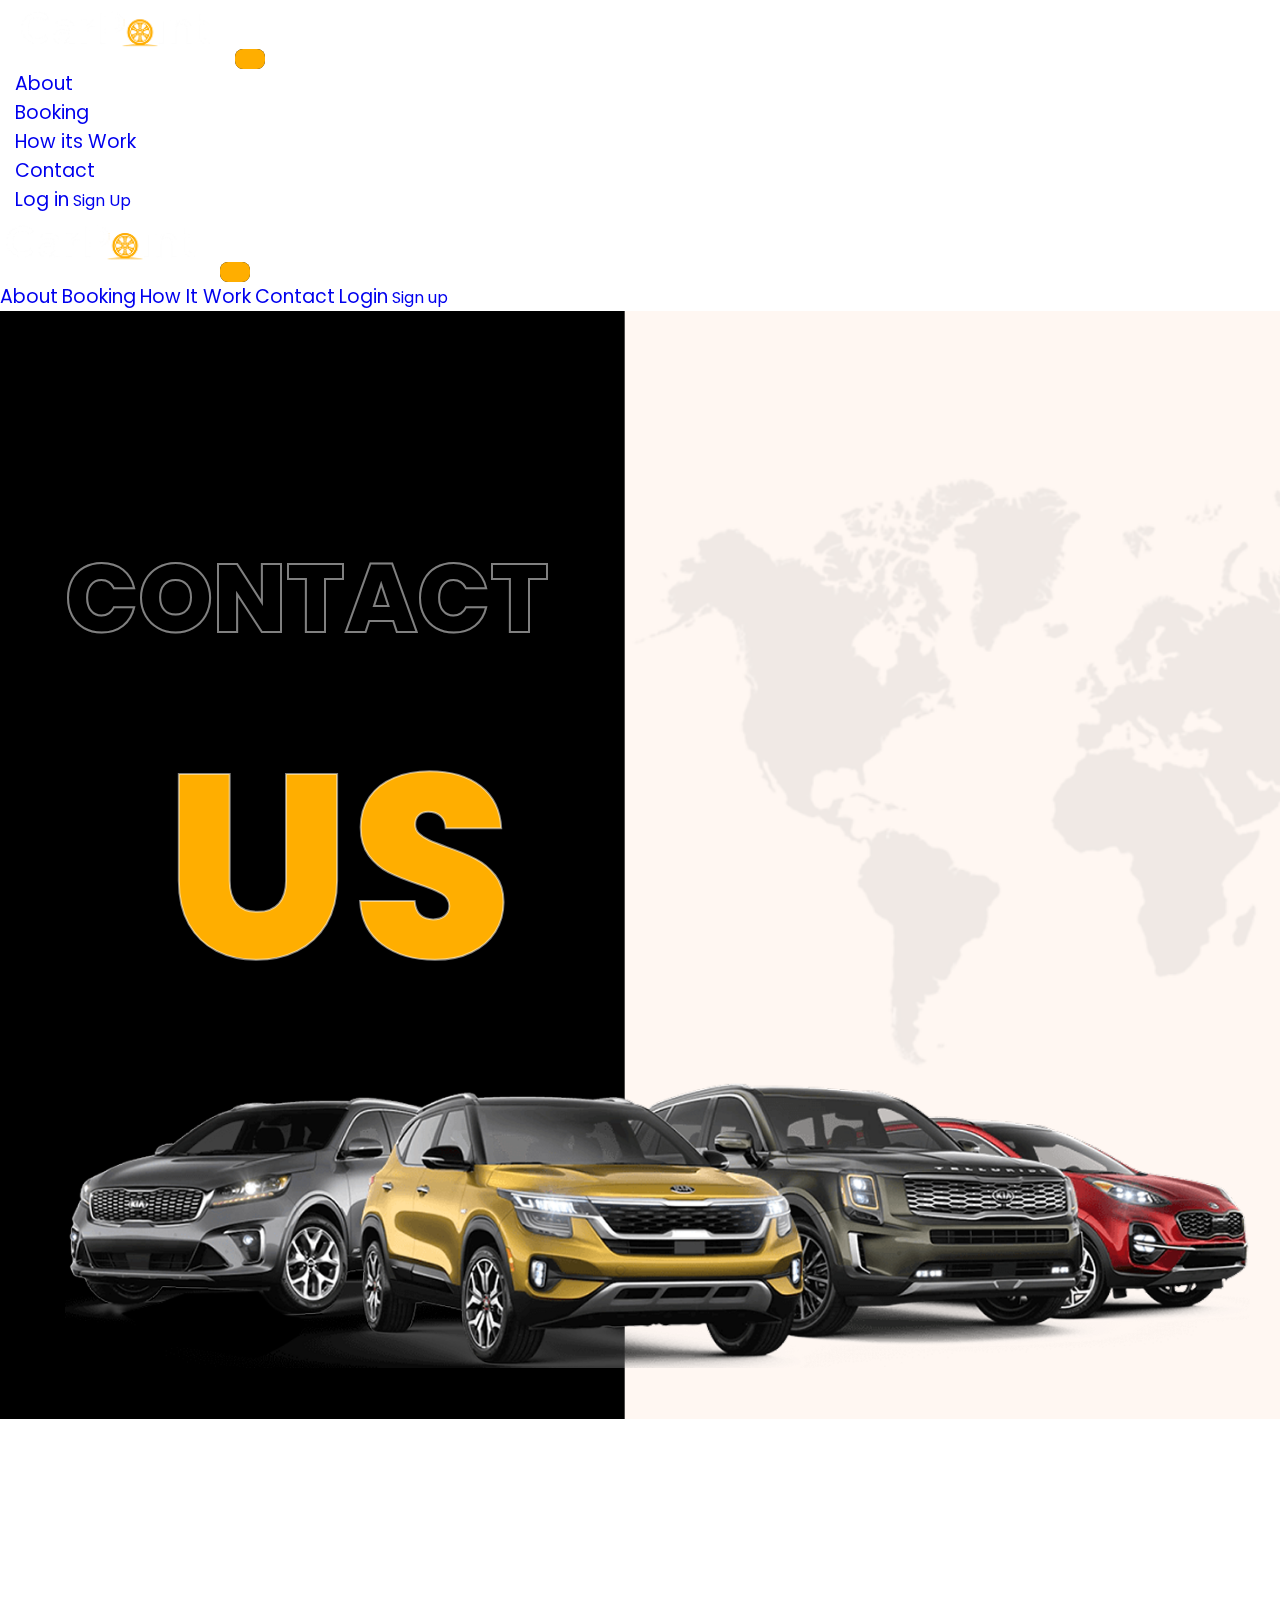
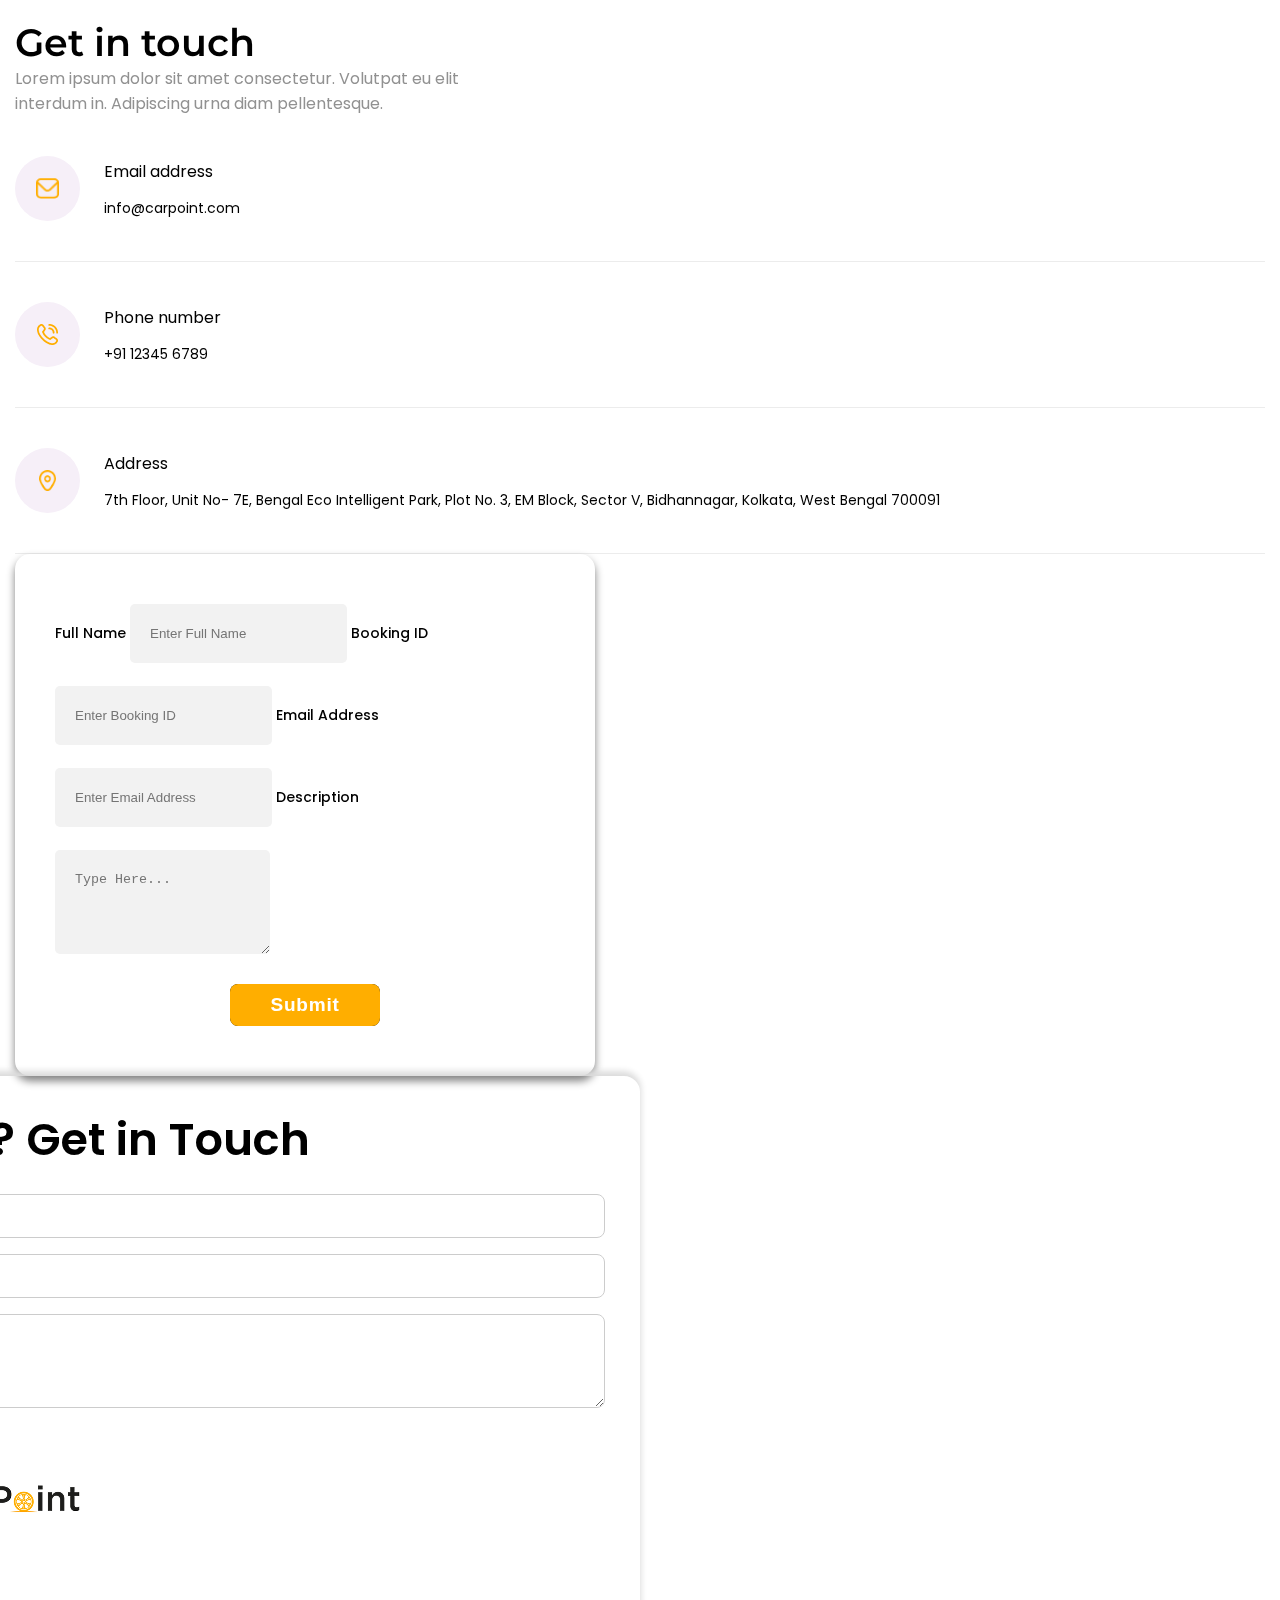
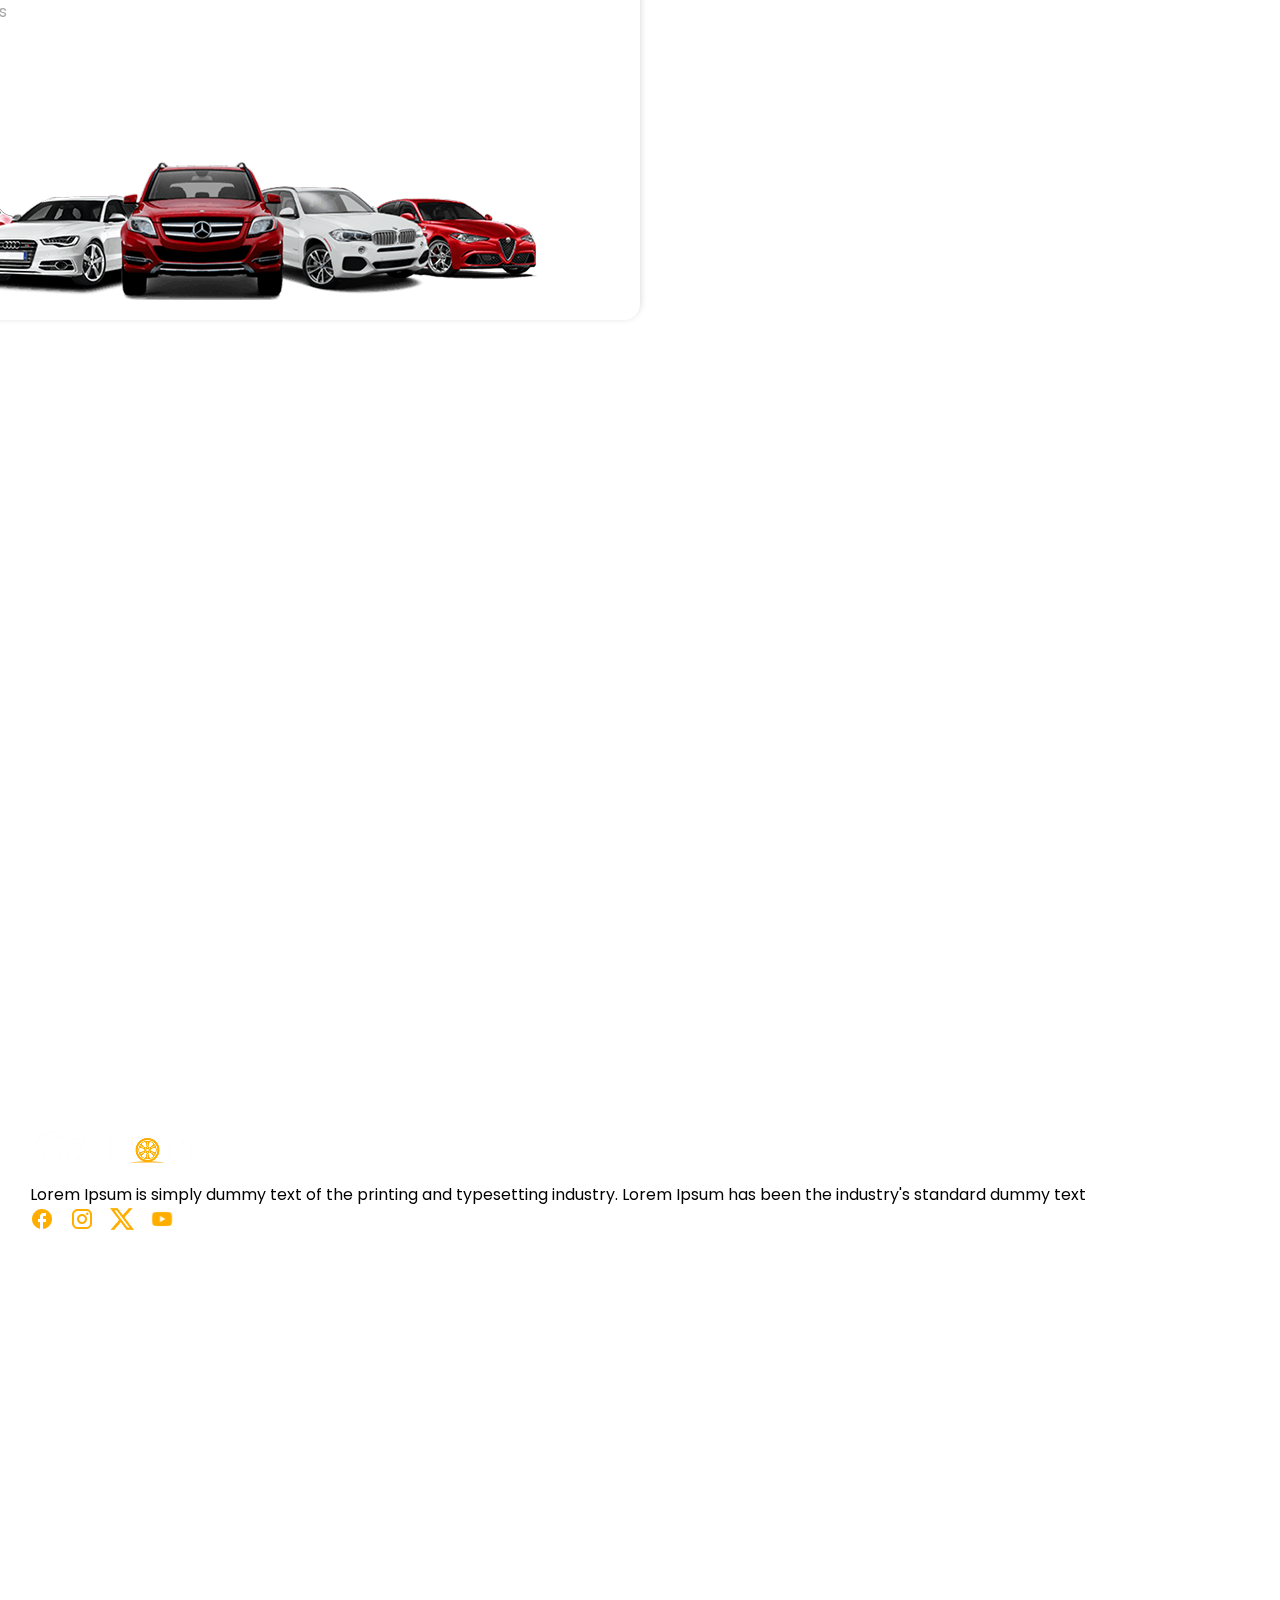
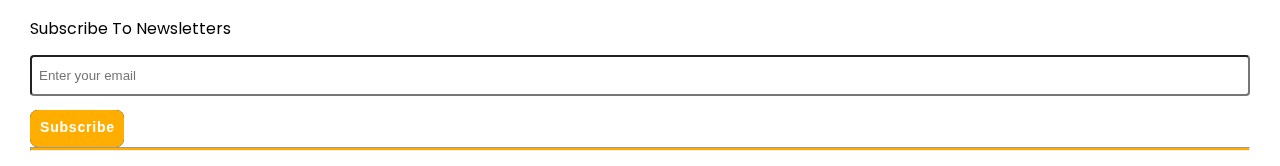
<file: contactus.html>
<!DOCTYPE html>
<html lang="en">

<head>
    <meta charset="UTF-8">
    <meta name="viewport" content="width=device-width, initial-scale=1.0">
    <title>Contact Us</title>
    <!-- Bootstrap Link -->
    <link href="https://cdn.jsdelivr.net/npm/bootstrap@5.3.7/dist/css/bootstrap.min.css" rel="stylesheet"
        integrity="sha384-LN+7fdVzj6u52u30Kp6M/trliBMCMKTyK833zpbD+pXdCLuTusPj697FH4R/5mcr" crossorigin="anonymous">
    <!-- Font Awsome Cdn -->
    <link rel="stylesheet" href="https://cdnjs.cloudflare.com/ajax/libs/font-awesome/6.7.2/css/all.min.css"
        integrity="sha512-Evv84Mr4kqVGRNSgIGL/F/aIDqQb7xQ2vcrdIwxfjThSH8CSR7PBEakCr51Ck+w+/U6swU2Im1vVX0SVk9ABhg=="
        crossorigin="anonymous" referrerpolicy="no-referrer" />
    <!-- CSS Link -->
    <link rel="stylesheet" href="./CSS/contactus.css">
</head>

<body>


    <!-- Header Section -->
    <header class="header-section position-absolute top-0 ">
        <nav class="navbar navbar-expand-lg  ">
            <div class="container">
                <a class="navbar-brand" href="./index.html"><img src="./Assets/CarPoint-White-Logo-1.png"
                        class="logo-img" alt=""></a>
                <button class="navbar-toggler" type="button" data-bs-toggle="offcanvas" data-bs-target="#mobileMenu">
                    <span class="navbar-toggler-icon"></span>
                </button>
                <div class="collapse navbar-collapse gap-65" id="navbarSupportedContent">
                    <ul class="navbar-nav me-auto mb-2 mb-lg-0 gap-2  ">
                        <li class="nav-item ">
                            <a class="nav-link active text-black" aria-current="page" href="./About.html">About</a>
                        </li>
                        <li class="nav-item">
                            <a class="nav-link text-black" href="./booking.html">Booking</a>
                        </li>
                        <li class="nav-item">
                            <a class="nav-link text-black" href="./how_it_works.html">How its Work</a>
                        </li>
                        <li class="nav-item">
                            <a class="nav-link text-black" href="./contactus.html">Contact</a>
                        </li>


                    </ul>
                    <div class="nav-btn d-flex justify-content-center align-items-center gap-lg-3">
                        <a href="sign_in.html" class="nav-link text-black">Log in</a>
                        <a href="./sign_up.html" class="button">
                             <span>Sign Up</span>
                        </a>
                    </div>
                </div>
            </div>
        </nav>
        <!-- Offcanvas for Mobile -->
        <div class="offcanvas offcanvas-start bg-black" tabindex="-1" id="mobileMenu">
            <div class="offcanvas-header">
                <a class="navbar-brand" href="./index.html"><img src="./Assets/CarPoint-White-Logo-1.png"
                        class="logo-img" alt=""></a>
                <button type="button" class="btn-close" data-bs-dismiss="offcanvas"></button>
            </div>
            <div class="offcanvas-body">
                <a href="./About.html" class="nav-link">About</a>
                <a href="./booking.html" class="nav-link">Booking</a>
                <a href="./how_it_works.html" class="nav-link">How It Work</a>
                <a href="./contactus.html" class="nav-link">Contact</a>
                <a href="./sign_in.html" class="nav-link">Login</a>
                <a href="./sign_up.html" class="button">
                    <span>Sign up</span>
                </a>
            </div>
        </div>
    </header>


    <!-- Banner -section -->
    <section class="banner-section mx-vh-100 position-relative">
        <div class="container mx-auto">
            <div class="col-6 d-flex justify-content-center align-items-center banner-content">
                <h1>
                    CONTACT <br>
                    <span>US</span>
                </h1>
            </div>
            <div class="all-car position-absolute ">
                <img src="./Assets/multiple-car-about.png" class="img" alt="">
            </div>


        </div>

    </section>

    <!-- About  -->
    <section class="form-section position-relative">
        <div class="container">
            <div class="row">
                <div class="col-6">
                    <div class="left-content">
                        <div class="title3">Get in touch</div>
                        <p class="mx-md-auto">Lorem ipsum dolor sit amet consectetur. Volutpat eu elit interdum in.
                            Adipiscing urna diam
                            pellentesque.</p>
                        <div class=" touch">
                            <div class="left-img">
                                <img src="./Assets/mail.png" alt="" class="img">
                            </div>
                            <div>
                                <div class="top-cont">Email address</div>
                                <div class="bottom-cont fw-medium">info@carpoint.com</div>
                            </div>
                        </div>
                        <div class="touch">
                            <div class="left-img">
                                <img src="./Assets/call.png" alt="" class="img">
                            </div>
                            <div>
                                <div class="top-cont">Phone number</div>
                                <div class="bottom-cont fw-medium">+91 12345 6789</div>
                            </div>
                        </div>
                        <div class="touch">
                            <div class="left-img">
                                <img src="./Assets/location.png" alt="" class="img">
                            </div>
                            <div>
                                <div class="top-cont">Address</div>
                                <div class="bottom-cont fw-medium">7th Floor, Unit No- 7E, Bengal Eco Intelligent Park,
                                    Plot
                                    No. 3,
                                    EM Block, Sector V, Bidhannagar, Kolkata, West Bengal 700091</div>
                            </div>
                        </div>
                    </div>
                </div>
                <div class="col-6">
                    <div class="right-touch">
                        <form id="right-form">
                            <label for="fname">Full Name</label>
                            <input type="text" name="fname" class="w-100 input" id="full-name"
                                placeholder="Enter Full Name" required>
                            <label for="BID">Booking ID</label>
                            <input type="number" name="BID" class="w-100 input" id="bid" placeholder="Enter Booking ID">
                            <label for="email">Email Address</label>
                            <input type="email" name="email" class="w-100 input" id="email"
                                placeholder="Enter Email Address">
                            <label for="des">Description</label>
                            <textarea class="des w-100" placeholder="Type Here..." rows="4" required></textarea>
                            <button class="submit"><span>Submit</span></button>
                        </form>
                    </div>

                </div>
            </div>

        </div>

        <!-- questions section -->
        <div class="contact-container position-absolute bg-white">
            <div class="title2 text-center">Questions? Get in Touch</div>
            <div class="row justify-content-between align-items-center">
                <div class="left col-6">
                    <form id="contact-form">
                        <input type="text" placeholder="Your Name*" required />
                        <input type="email" placeholder="Your Email*" required />
                        <textarea placeholder="Your Message*" rows="4" required></textarea>
                        <button> <span>Send A Message</span>
                        </button>
                    </form>
                </div>
                <div class="right col-6">
                    <div class="title4">Download <a href="#"><img src="./Assets/Carpoint-blacklogo.png"
                                class="black-img" alt=""></a> <br>
                        App for free</div>
                    <p class="sm-text">For easier booking & easy deals</p>
                    <div class="badges">
                        <a href="#"><img src="./Assets/Google_play-logo.png" class="img" alt=""></a>
                    </div>
                </div>

            </div>
            <div class="cars-bottom">
                <img src="./Assets/all-car.png" class="img" alt="">
            </div>
        </div>

    </section>



    <!-- Footer-section -->
    <div class="section footer-section bg-black " data-aos="zoom-in-up">
        <div class="container">
            <div class="row text-light">
                <div class="col-12 col-sm-6  col-lg-5">
                    <div class="footer-logo"><a href="#"><img src="./Assets/CarPoint-White-Logo-1.png" alt=""></a></div>
                    <div class="footer-para fw-light">Lorem Ipsum is simply dummy text of the printing and
                        typesetting industry. Lorem Ipsum has been the industry's
                        standard dummy text</div>
                    <div class="footer-icon">
                        <a href="#">
                            <img src="./Assets/ic_baseline-facebook.png" class="img" alt="icon">
                        </a>
                        <a href="#">
                            <img src="./Assets/mdi_instagram.png" class="img" alt="icon">
                        </a>
                        <a href="#">
                            <img src="./Assets/prime_twitter.png" class="img" alt="icon">
                        </a>
                        <a href="#">
                            <img src="./Assets/mdi_youtube.png" class="img" alt="icon">
                        </a>
                    </div>
                </div>
                <div class=" col-6  col-lg-2 f-link ">
                    <ul class="footer-links">
                        <li><a href="./index.html"><b>Company</b></a></li>
                        <li><a href="./index.html">Home</a></li>
                        <li><a href="./About.html">About US</a></li>
                        <li><a href="./booking.html"> Booking</a></li>
                        <li><a href="./how_it_works.html">How its Work </a></li>
                    </ul>
                </div>
                <div class=" col-6  col-lg-2 f-link">
                    <ul class="footer-links">
                        <li><a href="#"><b>Help</b></a></li>
                        <li><a href="#">Customer Support</a></li>
                        <li><a href="#">Terms & Condition</a></li>
                        <li><a href="#">Project</a></li>
                        <li><a href="#">Careers</a></li>
                    </ul>
                </div>
                <div class="col-12 col-sm-6  col-lg-3 subscribe">
                    <div class="sub">Subscribe To Newsletters</div>
                    <input type="email" name="email" id="email" placeholder="Enter your email"
                        title="Enter your email address">
                    <button> <span>Subscribe</span>
                </div>
            </div>
            <hr>
        </div>
    </div>


    <!-- Bootsrap cdn -->
    <script src="https://cdn.jsdelivr.net/npm/bootstrap@5.3.7/dist/js/bootstrap.bundle.min.js"
        integrity="sha384-ndDqU0Gzau9qJ1lfW4pNLlhNTkCfHzAVBReH9diLvGRem5+R9g2FzA8ZGN954O5Q"
        crossorigin="anonymous"></script>
</body>

</html>
</file>
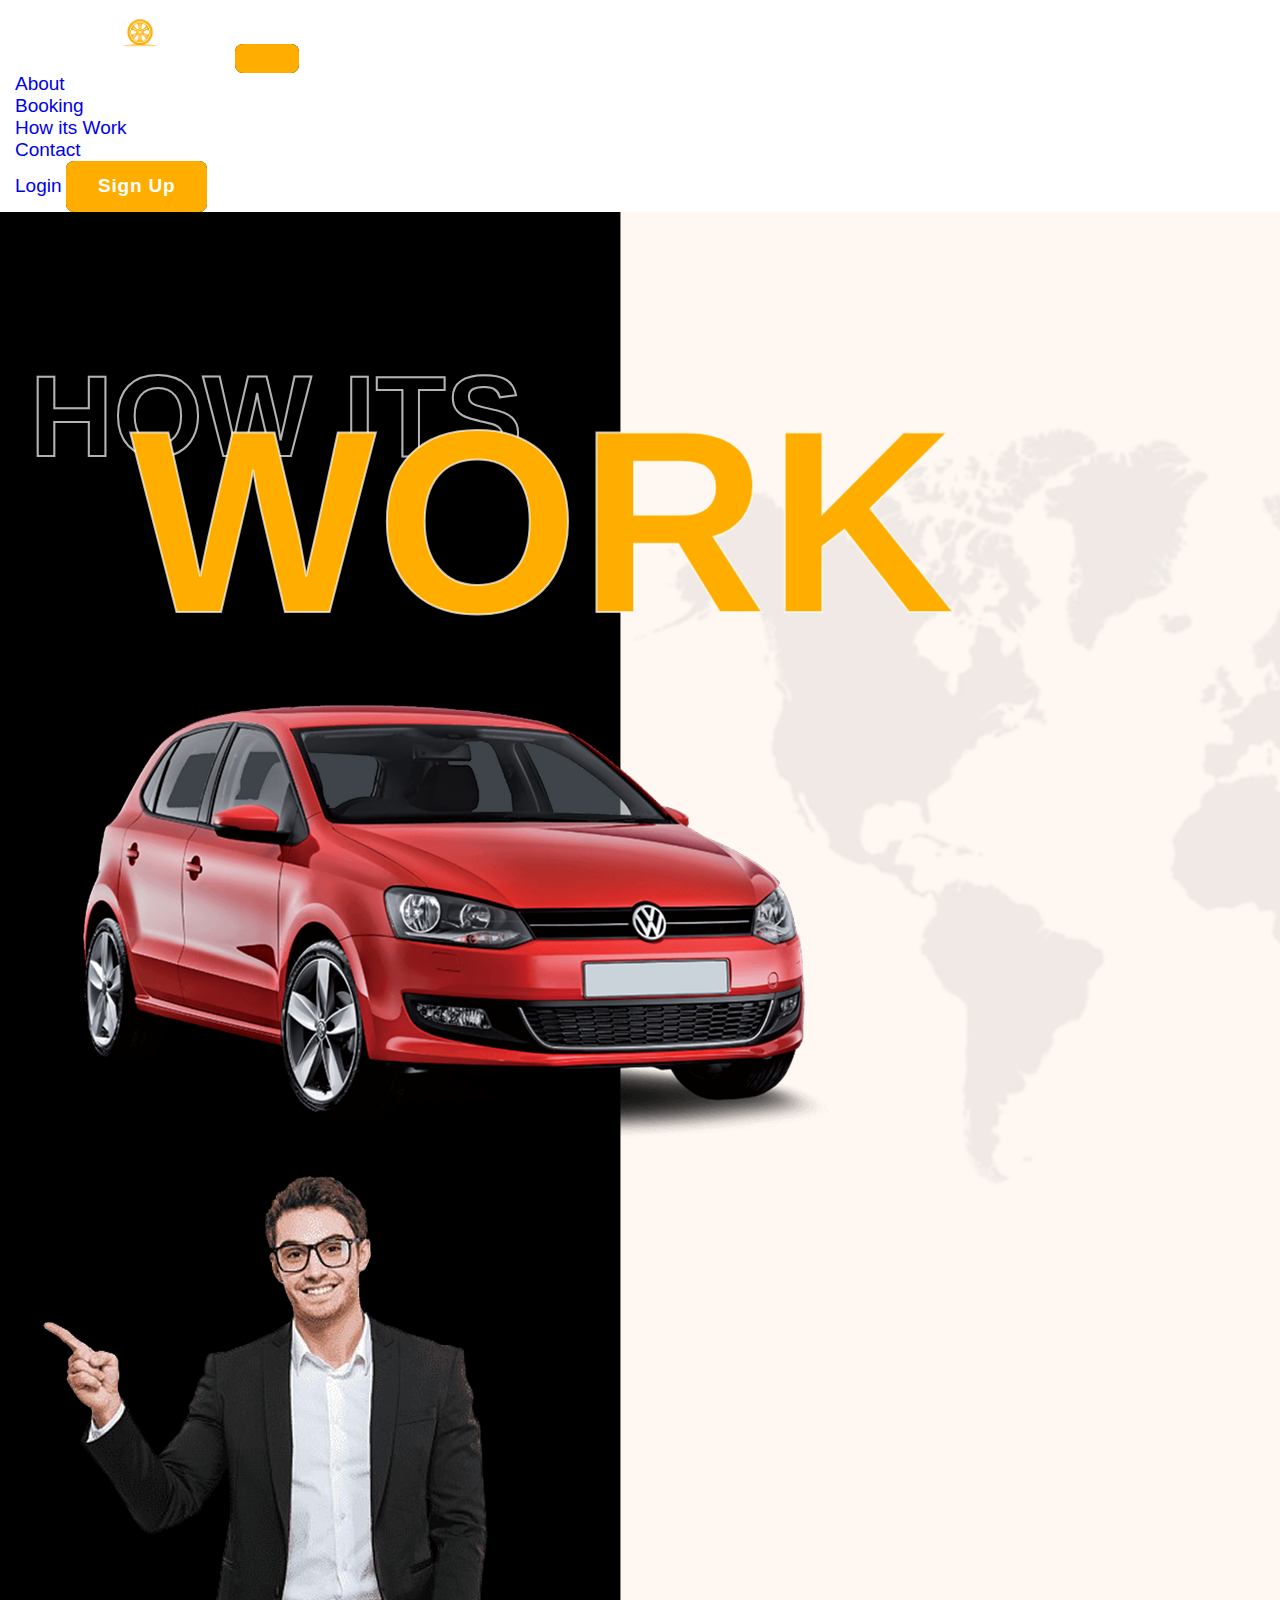
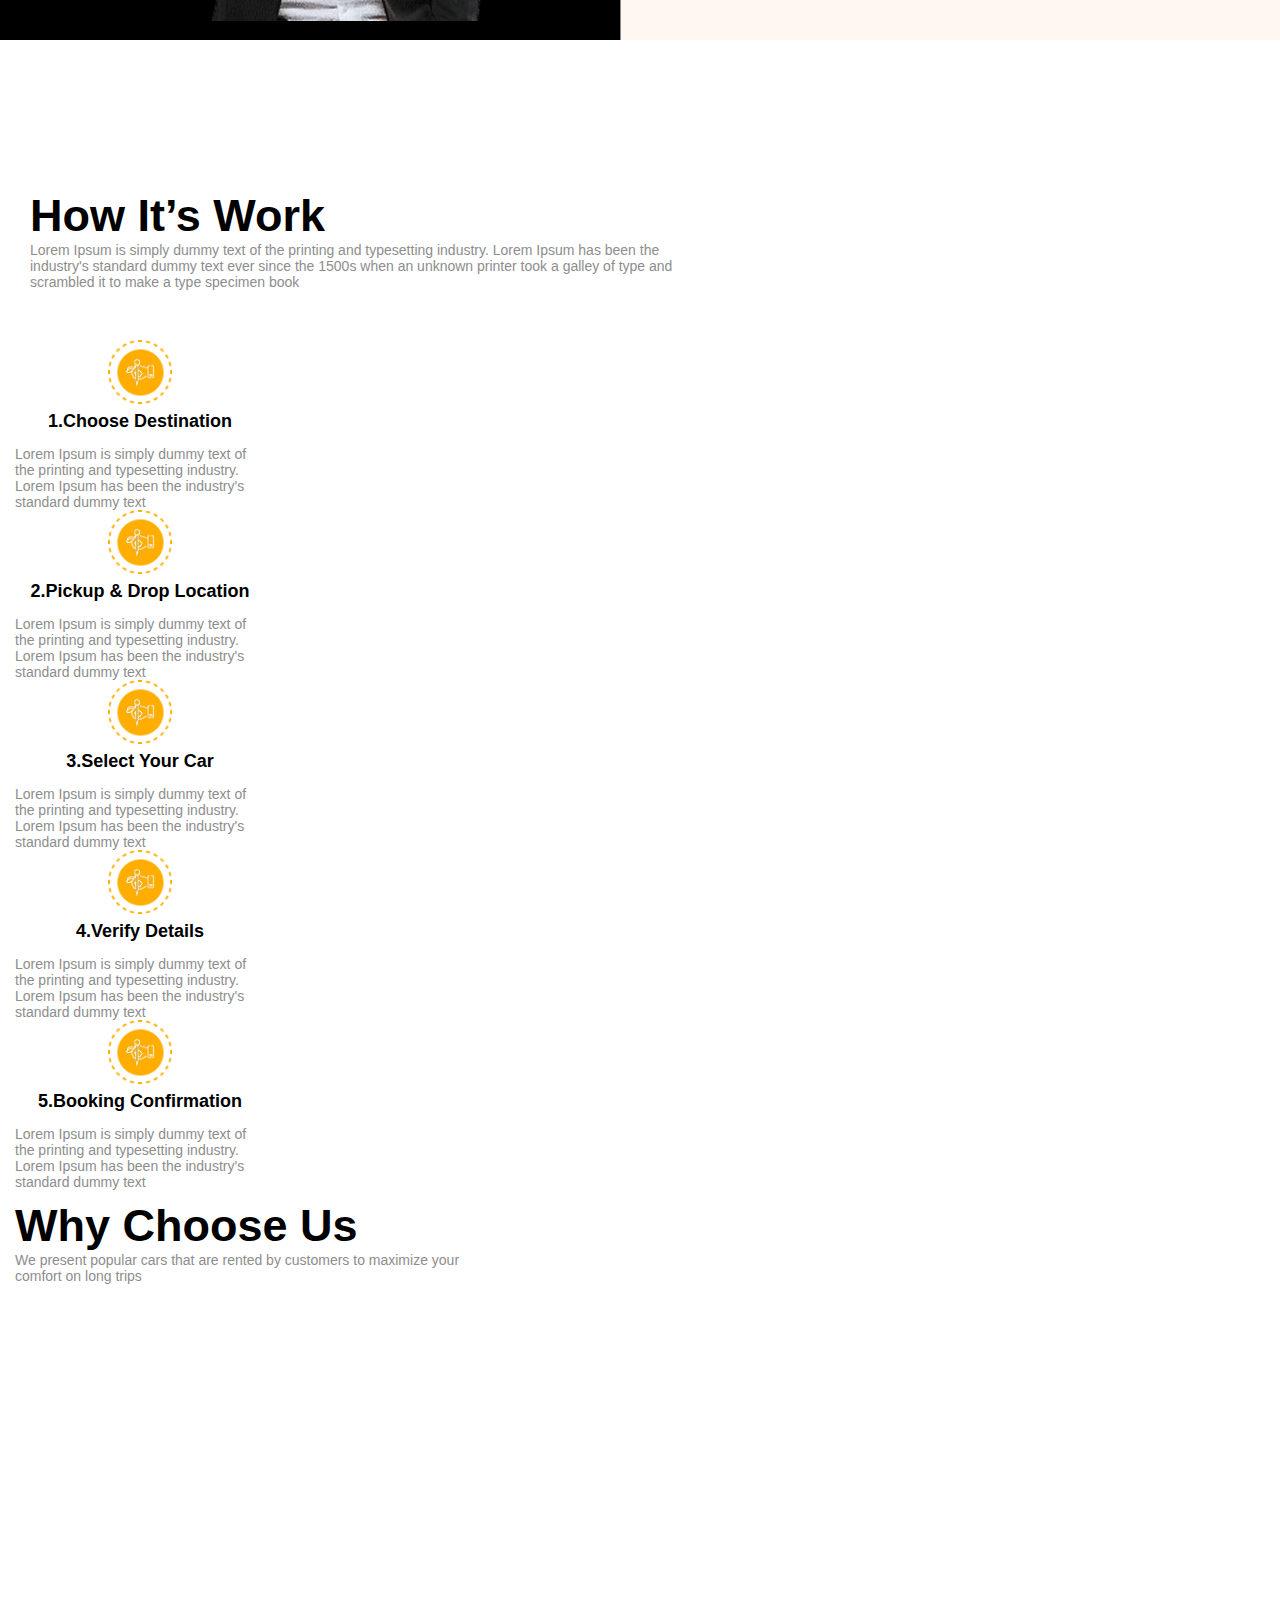
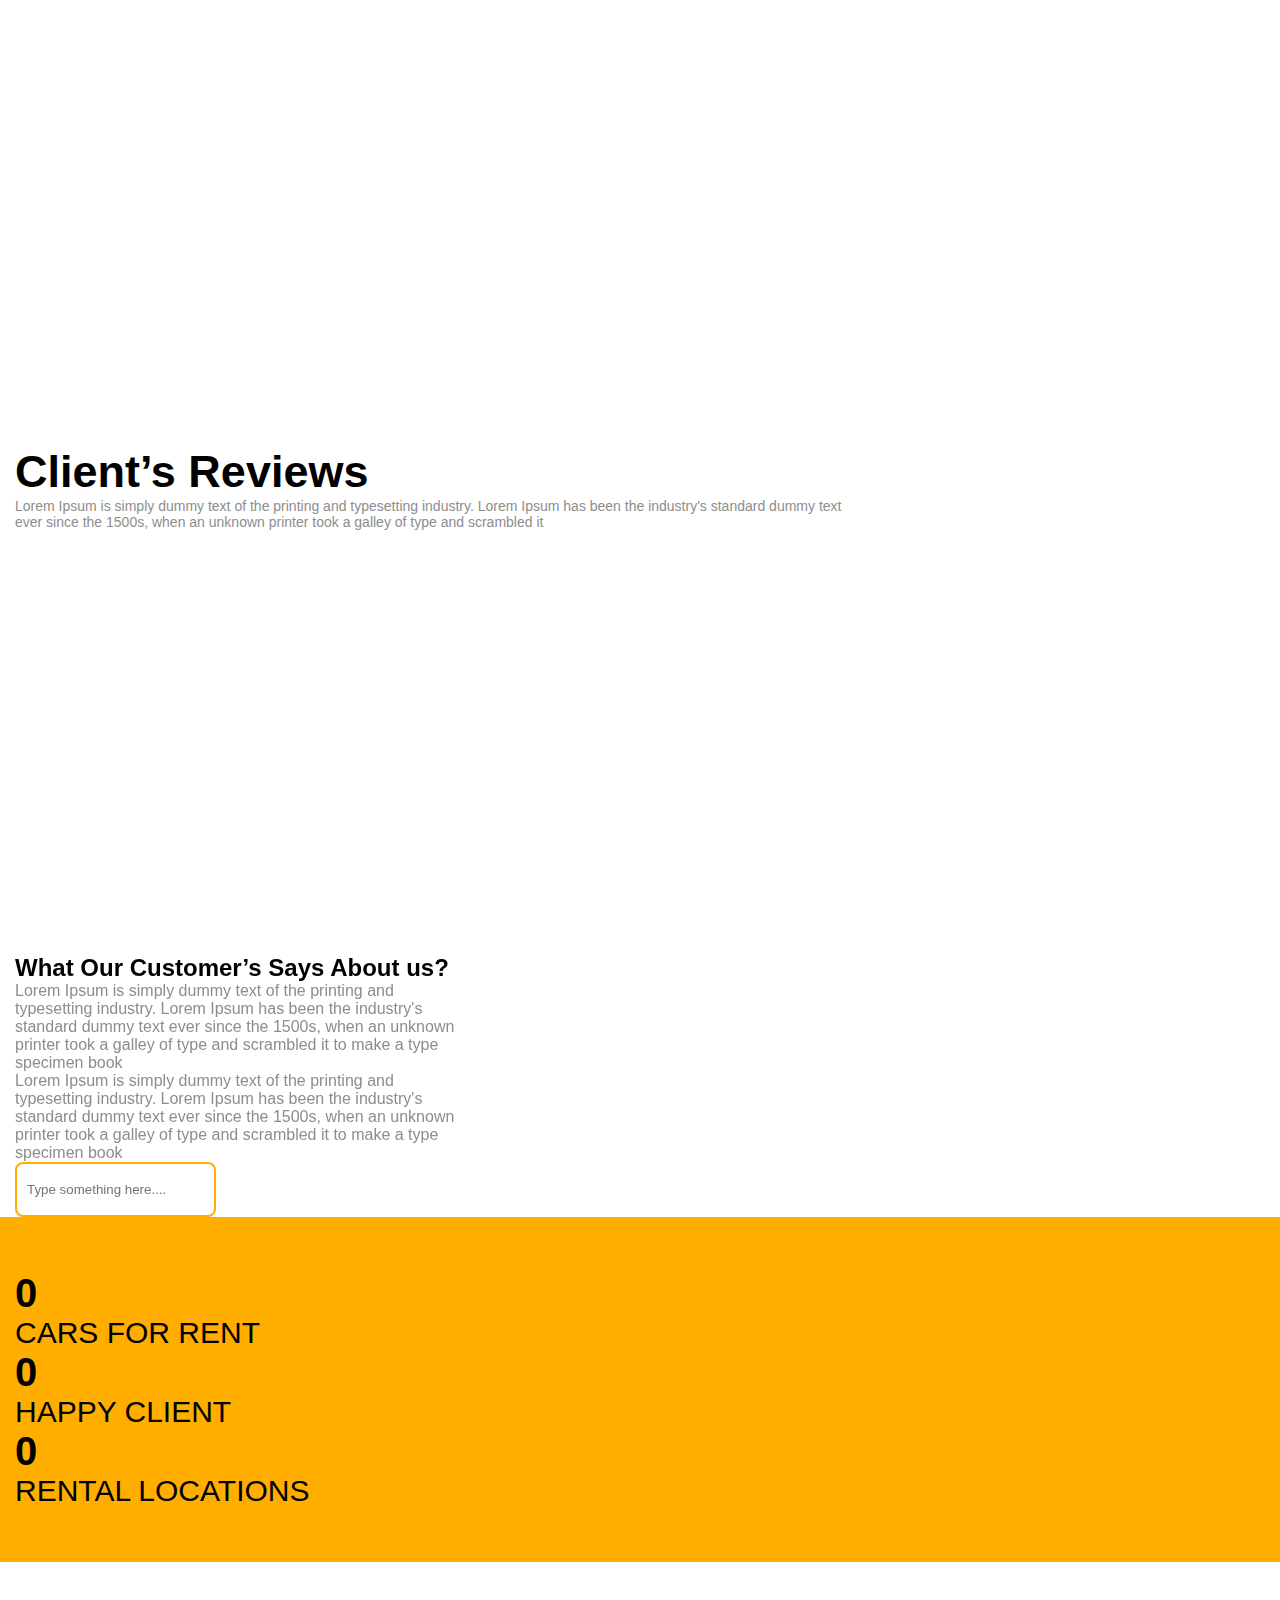
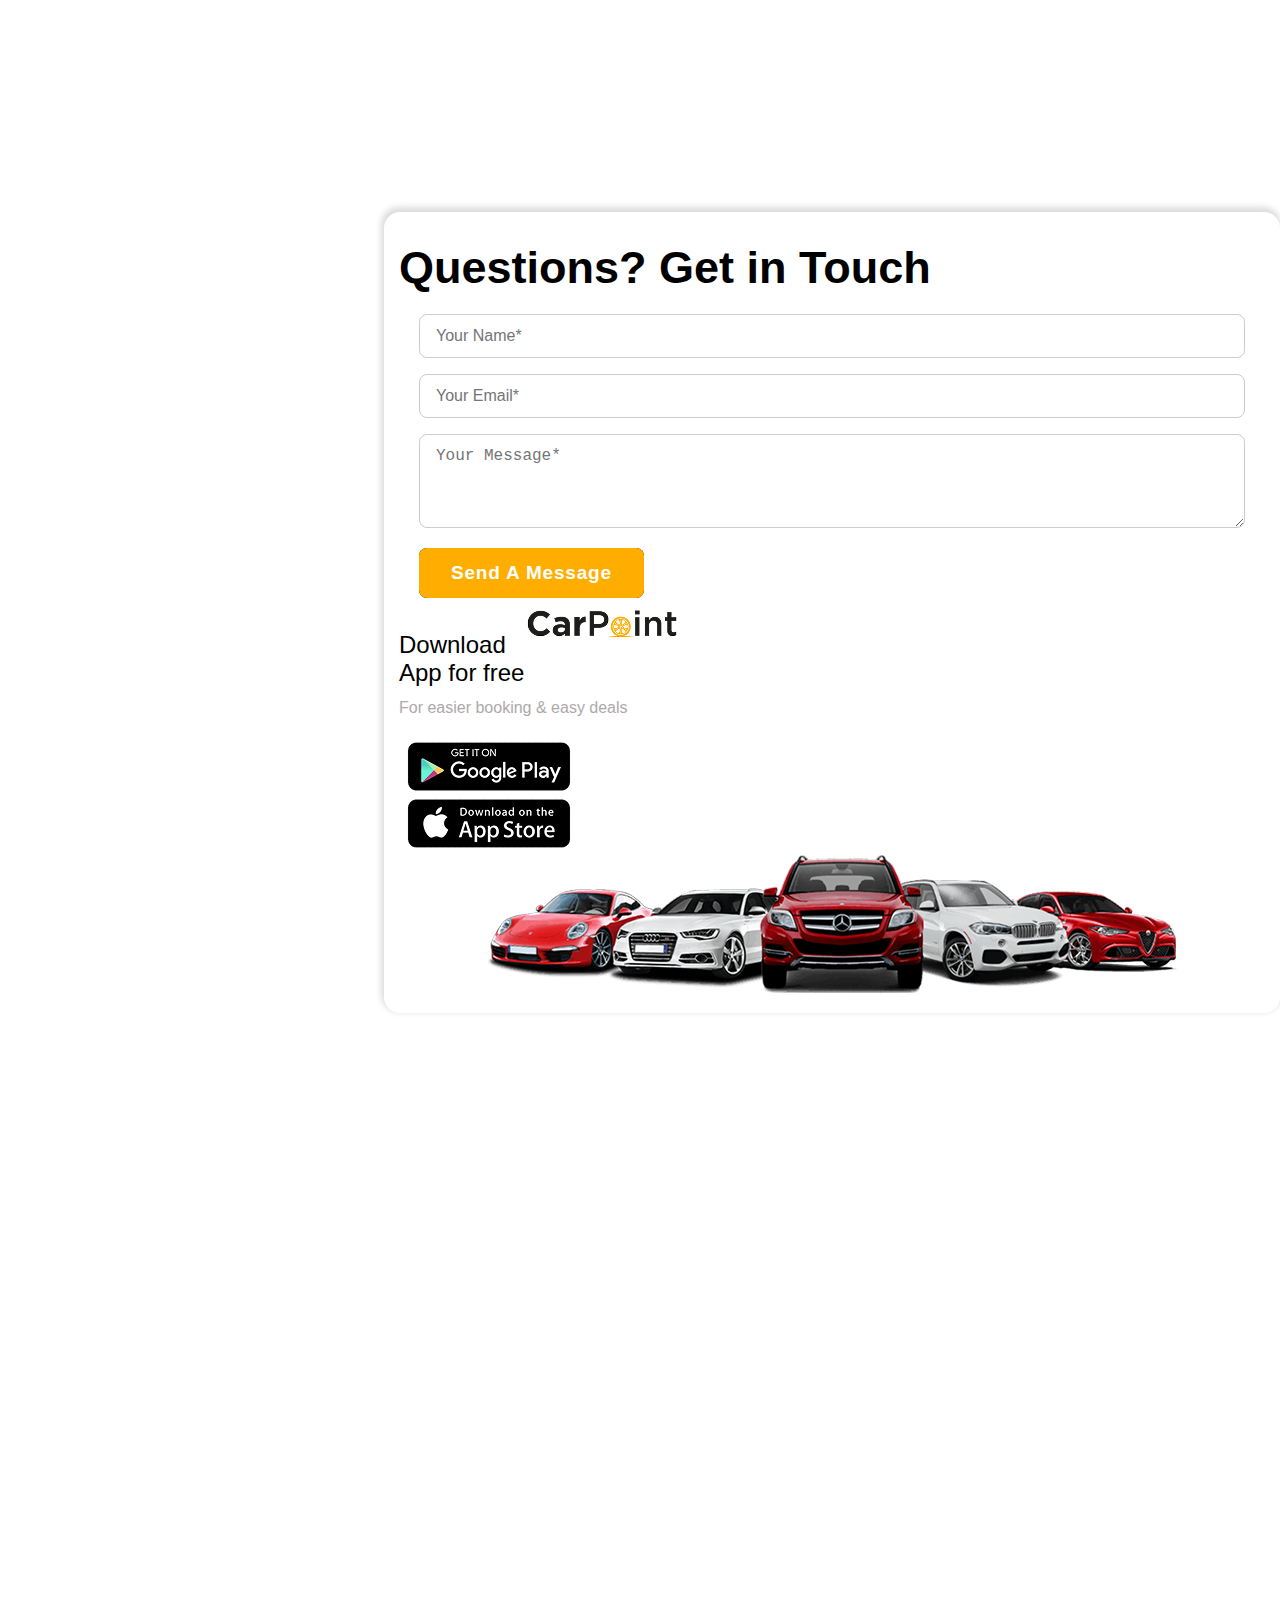
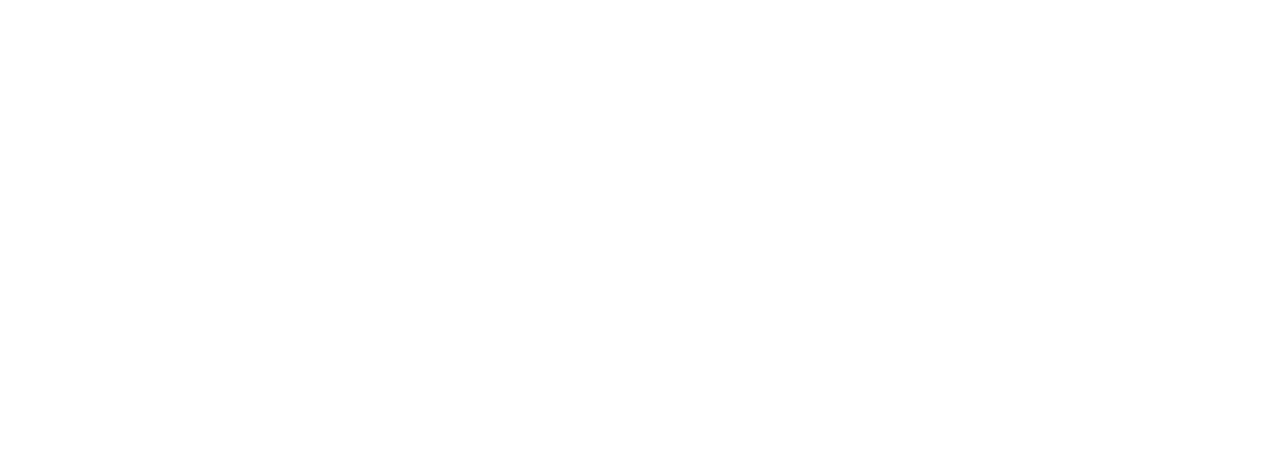
<file: how_it_works.html>
<!DOCTYPE html>
<html lang="en">

<head>
    <meta charset="UTF-8">
    <meta name="viewport" content="width=device-width, initial-scale=1.0">
    <title>How its Work</title>

    <!-- Bootstrap Link -->
    <link href="https://cdn.jsdelivr.net/npm/bootstrap@5.3.7/dist/css/bootstrap.min.css" rel="stylesheet"
        integrity="sha384-LN+7fdVzj6u52u30Kp6M/trliBMCMKTyK833zpbD+pXdCLuTusPj697FH4R/5mcr" crossorigin="anonymous">
    <!-- Font Awsome Cdn -->
    <link rel="stylesheet" href="https://cdnjs.cloudflare.com/ajax/libs/font-awesome/6.7.2/css/all.min.css"
        integrity="sha512-Evv84Mr4kqVGRNSgIGL/F/aIDqQb7xQ2vcrdIwxfjThSH8CSR7PBEakCr51Ck+w+/U6swU2Im1vVX0SVk9ABhg=="
        crossorigin="anonymous" referrerpolicy="no-referrer" />
    <!-- Css Link -->
    <link rel="stylesheet" href="./CSS/how-its-work.css">
    <!-- Swiper cdn -->
    <link rel="stylesheet" href="https://unpkg.com/swiper/swiper-bundle.min.css" />
    <!-- Aos CSS CDN -->
    <link href="https://unpkg.com/aos@2.3.1/dist/aos.css" rel="stylesheet">

</head>

<body>
    <!-- Header Section -->
    <header class="header-section position-absolute top-0 ">
        <nav class="navbar navbar-expand-lg  ">
            <div class="container">
                <a class="navbar-brand" href="./index.html"><img src="./Assets/CarPoint-White-Logo-1.png"
                        class="logo-img" alt=""></a>
                <button class="navbar-toggler" type="button" data-bs-toggle="offcanvas" data-bs-target="#mobileMenu">
                    <span class="navbar-toggler-icon"></span>
                </button>
                <div class="collapse navbar-collapse gap-65" id="navbarSupportedContent">
                    <ul class="navbar-nav me-auto mb-2 mb-lg-0 gap-3 ">
                        <li class="nav-item ">
                            <a class="nav-link active" aria-current="page" href="./About.html">About</a>
                        </li>
                        <li class="nav-item">
                            <a class="nav-link text-black" href="./booking.html">Booking</a>
                        </li>
                        <li class="nav-item">
                            <a class="nav-link text-black" href="./how_it_works.html">How its Work</a>
                        </li>
                        <li class="nav-item">
                            <a class="nav-link text-black" href="./contactus.html">Contact</a>
                        </li>


                    </ul>
                    <div class="nav-btn d-flex justify-content-center align-items-center gap-lg-4">
                        <a href="./sign_in.html" class="nav-link text-black">Login</a>
                        <a href="./sign_up.html">
                            <button> <span>Sign Up </span>
                            </button>
                        </a>
                    </div>
                </div>
            </div>
        </nav>
        <!-- Offcanvas for Mobile -->
        <div class="offcanvas offcanvas-start bg-black" tabindex="-1" id="mobileMenu">
            <div class="offcanvas-header">
                <a class="navbar-brand" href="./index.html"><img src="./Assets/CarPoint-White-Logo-1.png"
                        class="logo-img" alt=""></a>
                <button type="button" class="btn-close" data-bs-dismiss="offcanvas"></button>
            </div>
            <div class="offcanvas-body">
                <a href="./About.html" class="nav-link">About</a>
                <a href="./booking.html" class="nav-link">Booking</a>
                <a href="./how_it_works.html" class="nav-link">How It Work</a>
                <a href="./contactus.html" class="nav-link">Contact</a>
                <a href="./sign_in.html" class="nav-link">Login</a>
                <a href="./sign_up.html">
                    <button><span>Sign up</span></button>
                </a>
            </div>
        </div>
    </header>
    <!-- Banner Section -->
    <section class="banner-section mx-vh-100 position-relative">
        <div class="container mx-auto">
            <div class="title " data-aos="fade-right" data-aos-offset="300" data-aos-easing="ease-in-sine">
                HOW ITS <span>WORK</span>
            </div>
        </div>
        <div class="banner-img position-absolute" data-aos="fade-up-right">
            <img src="./Assets/banner_car-how-its-work.png" alt="">
        </div>
        <div class="dp position-absolute bottom-0" data-aos="fade-left" data-aos-anchor="#example-anchor"
            data-aos-offset="500" data-aos-duration="500">
            <img src="./Assets/dp-how-its-work.png" alt="">
        </div>
    </section>
    <!-- work Section -->
    <section class="work-section">
        <div class="container">
            <div class="title2 text-center text-black">
                How It’s Work
            </div>
            <div class="para text-center mx-auto">Lorem Ipsum is simply dummy text of the printing and typesetting
                industry.
                Lorem Ipsum has been the industry's standard dummy text ever since the 1500s
                when an unknown printer took a galley of type and scrambled it to make a type specimen book</div>
        </div>
    </section>

    <!-- Cart-section -->
    <section class="cart-section">
        <div class="container">
            <div class="row cart-row">
                <div class="col-20">
                    <div class="cart-img"><img src="./Assets/cart-img.png" alt=""></div>
                    <div class="cart-top">1.Choose Destination</div>
                    <div class="cart-para">Lorem Ipsum is simply dummy text of the printing and typesetting industry.
                        Lorem Ipsum has been the industry's standard dummy text </div>
                </div>
                <div class="col-20">
                    <div class="cart-img"><img src="./Assets/cart-img.png" alt=""></div>
                    <div class="cart-top">2.Pickup & Drop Location</div>
                    <div class="cart-para">Lorem Ipsum is simply dummy text of the printing and typesetting industry.
                        Lorem Ipsum has been the industry's standard dummy text </div>
                </div>
                <div class="col-20">
                    <div class="cart-img"><img src="./Assets/cart-img.png" alt=""></div>
                    <div class="cart-top">3.Select Your Car </div>
                    <div class="cart-para">Lorem Ipsum is simply dummy text of the printing and typesetting industry.
                        Lorem Ipsum has been the industry's standard dummy text </div>
                </div>
                <div class="col-20">
                    <div class="cart-img"><img src="./Assets/cart-img.png" alt=""></div>
                    <div class="cart-top">4.Verify Details</div>
                    <div class="cart-para">Lorem Ipsum is simply dummy text of the printing and typesetting industry.
                        Lorem Ipsum has been the industry's standard dummy text </div>
                </div>
                <div class="col-20">
                    <div class="cart-img"><img src="./Assets/cart-img.png" alt=""></div>
                    <div class="cart-top">5.Booking Confirmation</div>
                    <div class="cart-para">Lorem Ipsum is simply dummy text of the printing and typesetting industry.
                        Lorem Ipsum has been the industry's standard dummy text </div>
                </div>
            </div>
        </div>
    </section>

    <!-- Choose Section -->
    <section class="choose-section py-5">
        <div class="container">
            <div class="title2 text-center mb-2"> Why Choose Us</div>
            <div class="para mx-auto text-center mb-3">We present popular cars that are rented by customers to maximize
                your comfort on long trips</div>
            <div class="row ">
                <div class="col-6 px-2  d-flex flex-column justify-content-between" data-aos="fade-right"
                    data-aos-offset="300" data-aos-easing="ease-in-sine">
                    <div class="row gap-2 gap-md-3 responsive flex-nowrap  px-1 px-md-2">
                        <div class="icon-call">
                            <img src="./Assets/calling-icon.png" class="img" alt="">
                        </div>
                        <div class="support">
                            <div class="title4">Customer Support</div>
                            <div class="para">Lorem Ipsum is simply dummy text of the printing
                                and typesetting industry</div>
                        </div>
                    </div>
                    <div class="row gap-2 gap-md-3 responsive flex-nowrap px-1 px-md-2">
                        <div class="icon-call">
                            <img src="./Assets/calling-icon.png" class="img" alt="">
                        </div>
                        <div class="support">
                            <div class="title4">Best Price Guarantted</div>
                            <div class="para">Lorem Ipsum is simply dummy text of the printing
                                and typesetting industry</div>
                        </div>
                    </div>
                    <div class="row gap-2 gap-md-3 responsive flex-nowrap px-1 px-md-2">
                        <div class="icon-call">
                            <img src="./Assets/calling-icon.png" class="img" alt="">
                        </div>
                        <div class="support">
                            <div class="title4">Many Locations</div>
                            <div class="para">Lorem Ipsum is simply dummy text of the printing
                                and typesetting industry</div>
                        </div>
                    </div>
                </div>
                <div class="col-6">
                    <div class="right-img w-100 " data-aos="flip-left">
                        <img src="./Assets/right-img.png" alt="" class="img">
                    </div>
                </div>
            </div>
        </div>
    </section>
    <!-- Review Section -->
    <section class="review-section position-relative ">
        <div class="container">
            <div class="title2 text-center">Client’s Reviews</div>
            <div class="para mx-auto text-center mt-2 mb-5">Lorem Ipsum is simply dummy text of the printing and
                typesetting industry. Lorem Ipsum has
                been the industry's standard
                dummy text ever since the 1500s, when an unknown printer took a galley of type and scrambled it</div>
            <div class="row">
                <div class="col-6">
                    <div class="testimonial-section" data-aos="fade-right" data-aos-offset="300"
                        data-aos-easing="ease-in-sine">
                        <div class="swiper-container testimonial-swiper">
                            <div class="swiper-wrapper">
                                <!-- Slide 1 -->
                                <div class="swiper-slide testimonial-slide">
                                    <div class="avatar-wrapper">
                                        <img src="./Assets/testimonial.png" alt="Rakesh Singh" class="avatar" />
                                    </div>
                                    <div class="testimonial-content">
                                        <p class="testimonial-text">
                                            Lorem Ipsum is simply dummy text of the printing and typesetting industry.
                                            Lorem Ipsum has been the industry's standard dummy text ever since the
                                            1500s, when an unknown printer took a galley of type and scrambled it to
                                            make a type specimen book.
                                        </p>
                                        <div class=" d-flex justify-content-between align-items-center">
                                            <div class="testimonial-name">Rakesh Singh</div>
                                            <div class="testimonial-stars">⭐⭐⭐⭐⭐ <span>16 Reviews at Playstore</span>
                                            </div>
                                        </div>
                                    </div>
                                </div>
                                <!-- Slide 2 -->
                                <div class="swiper-slide testimonial-slide">
                                    <div class="avatar-wrapper">
                                        <img src="./Assets/testimonial.png" alt="Rakesh Singh" class="avatar" />
                                    </div>
                                    <div class="testimonial-content">
                                        <p class="testimonial-text">
                                            Lorem Ipsum is simply dummy text of the printing and typesetting industry.
                                            Lorem Ipsum has been the industry's standard dummy text ever since the
                                            1500s, when an unknown printer took a galley of type and scrambled it to
                                            make a type specimen book.
                                        </p>
                                        <div class=" d-flex justify-content-between align-items-center">
                                            <div class="testimonial-name">Rakesh Singh</div>
                                            <div class="testimonial-stars">⭐⭐⭐⭐⭐ <span>16 Reviews at Playstore </span>
                                            </div>
                                        </div>
                                    </div>
                                </div>
                                <!-- Add more slides... -->
                            </div>

                            <!-- Navigation Arrows -->
                            <div class="swiper-button-prev"></div>
                            <div class="swiper-button-next"></div>
                        </div>
                    </div>
                </div>
                <div class="col-6 " data-aos="fade-left" data-aos-anchor="#example-anchor" data-aos-offset="500"
                    data-aos-duration="500">
                    <div class="right-review h-100 w-100 d-flex flex-column justify-content-between">
                        <div class="title4 mb-4">What Our Customer’s Says
                            About us?</div>
                        <div class="para mb-2 mb-md-3 mb-lg-4">Lorem Ipsum is simply dummy text of the printing and
                            typesetting
                            industry.
                            Lorem Ipsum has been the industry's standard dummy text ever since the 1500s, when an
                            unknown printer took a galley of type and scrambled it to make a type specimen book</div>
                        <div class="para mb-2 mb-md-3 mb-lg-4">
                            Lorem Ipsum is simply dummy text of the printing and typesetting industry. Lorem Ipsum has
                            been the industry's standard dummy text ever since the 1500s, when an unknown printer took a
                            galley of type and scrambled it to make a type specimen book
                        </div>
                        <!-- From Uiverse.io by Yaseen549 -->
                        <input placeholder="Type something here...." class="input" name="text" type="text" />

                    </div>
                </div>
            </div>
        </div>
        <!-- Counting Section -->
        <div class="count-section mt-5">
            <div class="container">
                <div class="row g-4 text-center">
                    <div class="col-12 col-md-4">
                        <div class="counter-box h-100">
                            <i class="bi bi-emoji-smile"></i>
                            <h2 class="counter" data-target="500">0</h2>
                            <p>Cars for Rent</p>
                        </div>
                    </div>

                    <div class="col-12 col-md-4">
                        <div class="counter-box h-100">
                            <i class="bi bi-house-fill"></i>
                            <h2 class="counter" data-target="800">0</h2>
                            <p>Happy Client</p>
                        </div>
                    </div>

                    <div class="col-12 col-md-4">
                        <div class="counter-box h-100">
                            <i class="bi bi-building"></i>
                            <h2 class="counter" data-target="750">0</h2>
                            <p>Rental Locations</p>
                        </div>
                    </div>
                </div>
            </div>
        </div>

        <!-- questions section -->
        <div class="contact-container position-absolute bg-white">
            <div class="title2 text-center">Questions? Get in Touch</div>
            <div class="row justify-content-between align-items-center">
                <div class="left col-6">
                    <form id="contact-form">
                        <input type="text" placeholder="Your Name*" required />
                        <input type="email" placeholder="Your Email*" required />
                        <textarea placeholder="Your Message*" rows="4" required></textarea>
                        <button> <span>Send A Message</span>
                        </button>
                    </form>
                </div>
                <div class="right col-6">
                    <div class="title4">Download <a href="#"><img src="./Assets/Carpoint-blacklogo.png"
                                class="black-img" alt=""></a> <br>
                        App for free</div>
                    <p class="sm-text">For easier booking & easy deals</p>
                    <div class="badges">
                        <a href="#"><img src="./Assets/Google_play-logo.png" class="img" alt=""></a>
                    </div>
                </div>

            </div>
            <div class="cars-bottom">
                <img src="./Assets/all-car.png" class="img" alt="">
            </div>
        </div>
    </section>


    <!-- Footer-section -->
    <div class="section footer-section bg-black " data-aos="zoom-in-up">
        <div class="container">
            <div class="row text-light">
                <div class="col-12 col-sm-6  col-lg-5">
                    <div class="footer-logo"><a href="#"><img src="./Assets/CarPoint-White-Logo-1.png" alt=""></a></div>
                    <div class="footer-para my-2 my-md-3 fw-light">Lorem Ipsum is simply dummy text of the printing and
                        typesetting industry. Lorem Ipsum has been the industry's
                        standard dummy text</div>
                    <div class="footer-icon mb-2 mb-md-3">
                        <a href="#">
                            <img src="./Assets/ic_baseline-facebook.png" class="img" alt="icon">
                        </a>
                        <a href="#">
                            <img src="./Assets/mdi_instagram.png" class="img" alt="icon">
                        </a>
                        <a href="#">
                            <img src="./Assets/prime_twitter.png" class="img" alt="icon">
                        </a>
                        <a href="#">
                            <img src="./Assets/mdi_youtube.png" class="img" alt="icon">
                        </a>
                    </div>
                </div>
                <div class="col-12 col-sm-6  col-lg-3 res subscribe d-none">
                    <div class="sub mb-2 mb-md-3">Subscribe To Newsletters</div>
                    <form action="/" class="form-footer">
                        <input type="email" name="email" id="footer-email" placeholder="Enter your email"
                            title="Enter your email address">
                        <button> <span>Subscribe</span> </button>
                    </form>
                </div>
                <div class=" col-6  col-lg-2 f-link ">
                    <ul class="footer-links">
                        <li><a href="./index.html"><b>Company</b></a></li>
                        <li><a href="./index.html">Home</a></li>
                        <li><a href="./About.html">About US</a></li>
                        <li><a href="./booking.html"> Booking</a></li>
                        <li><a href="./how_it_works.html">How its Work </a></li>
                    </ul>
                </div>
                <div class=" col-6  col-lg-2 f-link">
                    <ul class="footer-links">
                        <li><a href="#"><b>Help</b></a></li>
                        <li><a href="#">Customer Support</a></li>
                        <li><a href="#">Terms & Condition</a></li>
                        <li><a href="#">Project</a></li>
                        <li><a href="#">Careers</a></li>
                    </ul>
                </div>
                <div class="col-12 col-sm-6  col-lg-3 subscribe">
                    <div class="sub">Subscribe To Newsletters</div>
                    <form action="/">
                        <input type="email" name="email" id="email" placeholder="Enter your email"
                            title="Enter your email address">
                        <button> <span>Subscribe</span> </button>
                    </form>
                </div>
            </div>
            <hr>
            <div class="end d-flex justify-content-center align-items-center text-white"><img
                    src="./Assets/mdi_copyright.png" class="end-img me-2" alt="">2024 CarPoint All rights reserved.
            </div>
        </div>
    </div>

    <!-- AOS Js -->
    <script src="https://unpkg.com/aos@2.3.1/dist/aos.js"></script>

    <!-- swiper Js cdn -->
    <script src="https://unpkg.com/swiper/swiper-bundle.min.js"></script>

    <!-- Bootsrap cdn -->
    <script src="https://cdn.jsdelivr.net/npm/bootstrap@5.3.7/dist/js/bootstrap.bundle.min.js"
        integrity="sha384-ndDqU0Gzau9qJ1lfW4pNLlhNTkCfHzAVBReH9diLvGRem5+R9g2FzA8ZGN954O5Q"
        crossorigin="anonymous"></script>

    <script src="./JS/how-it-works.js"></script>
</body>

</html>
</file>
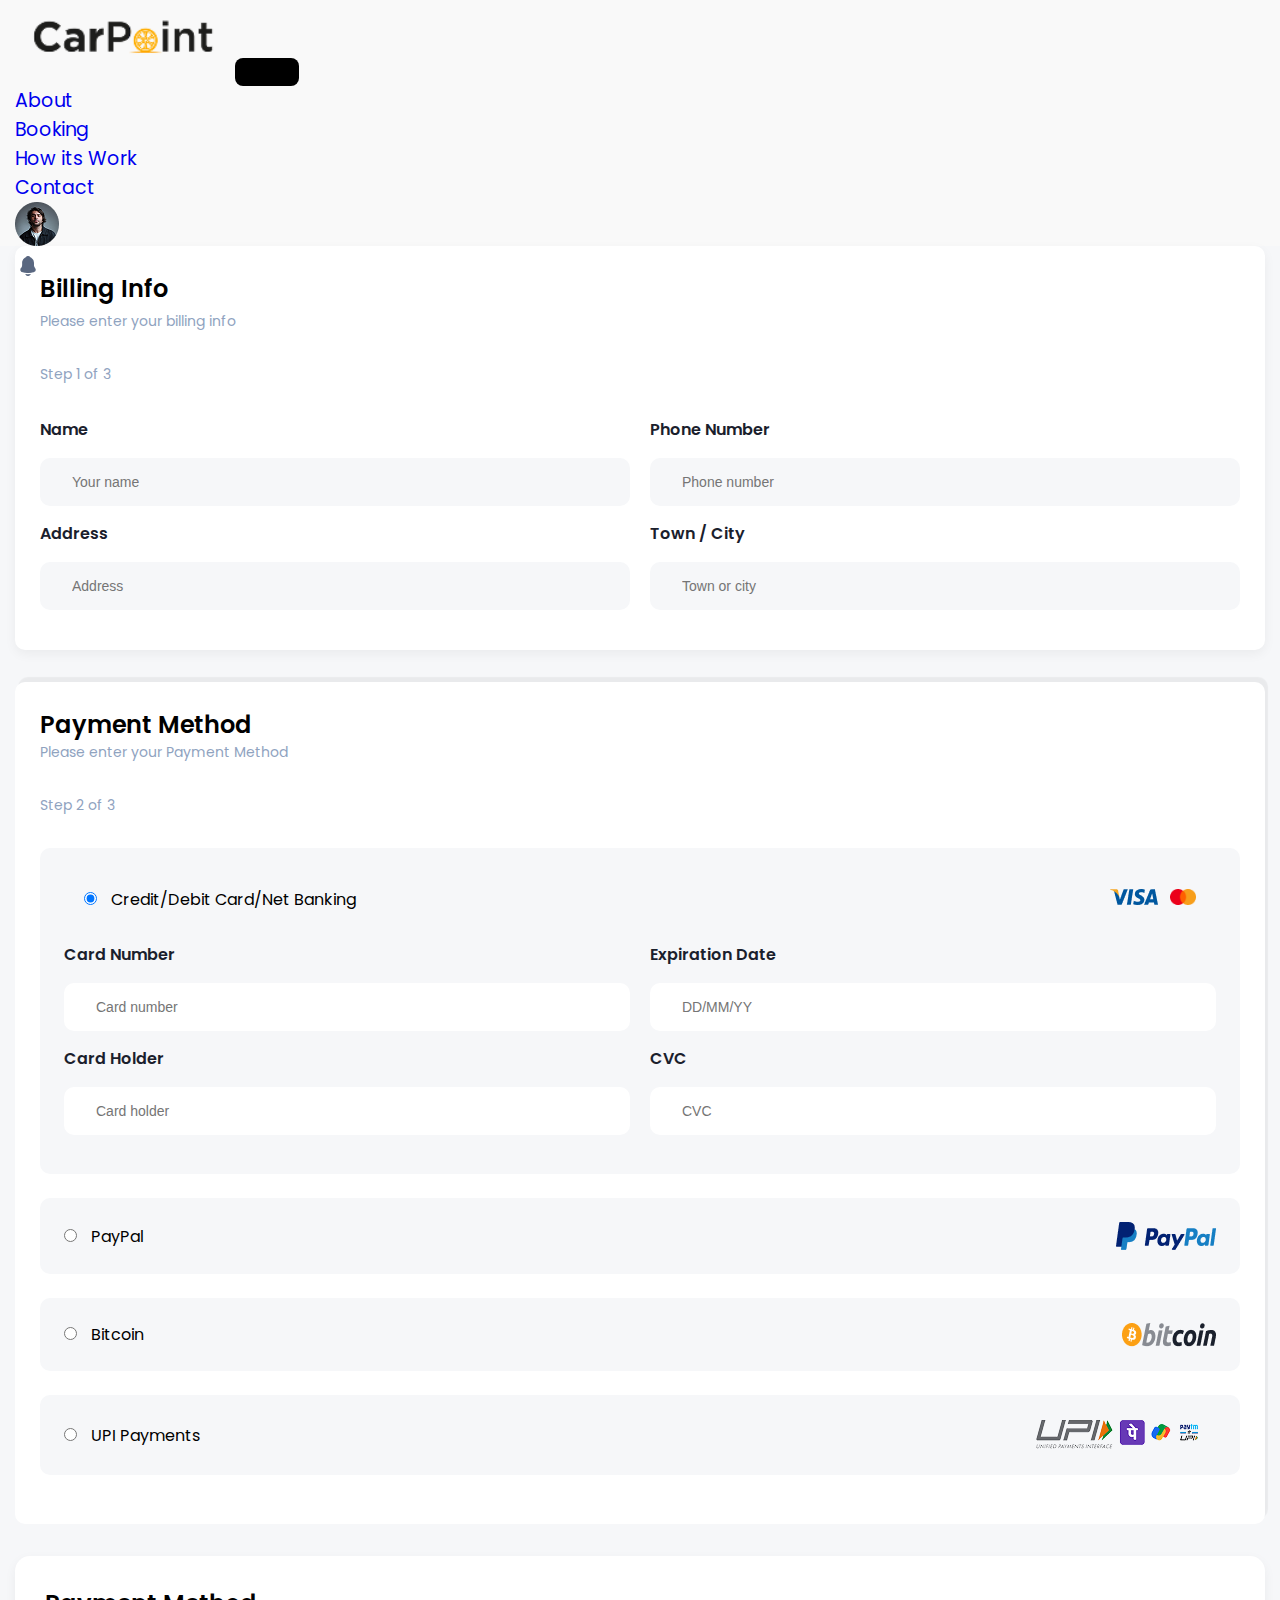
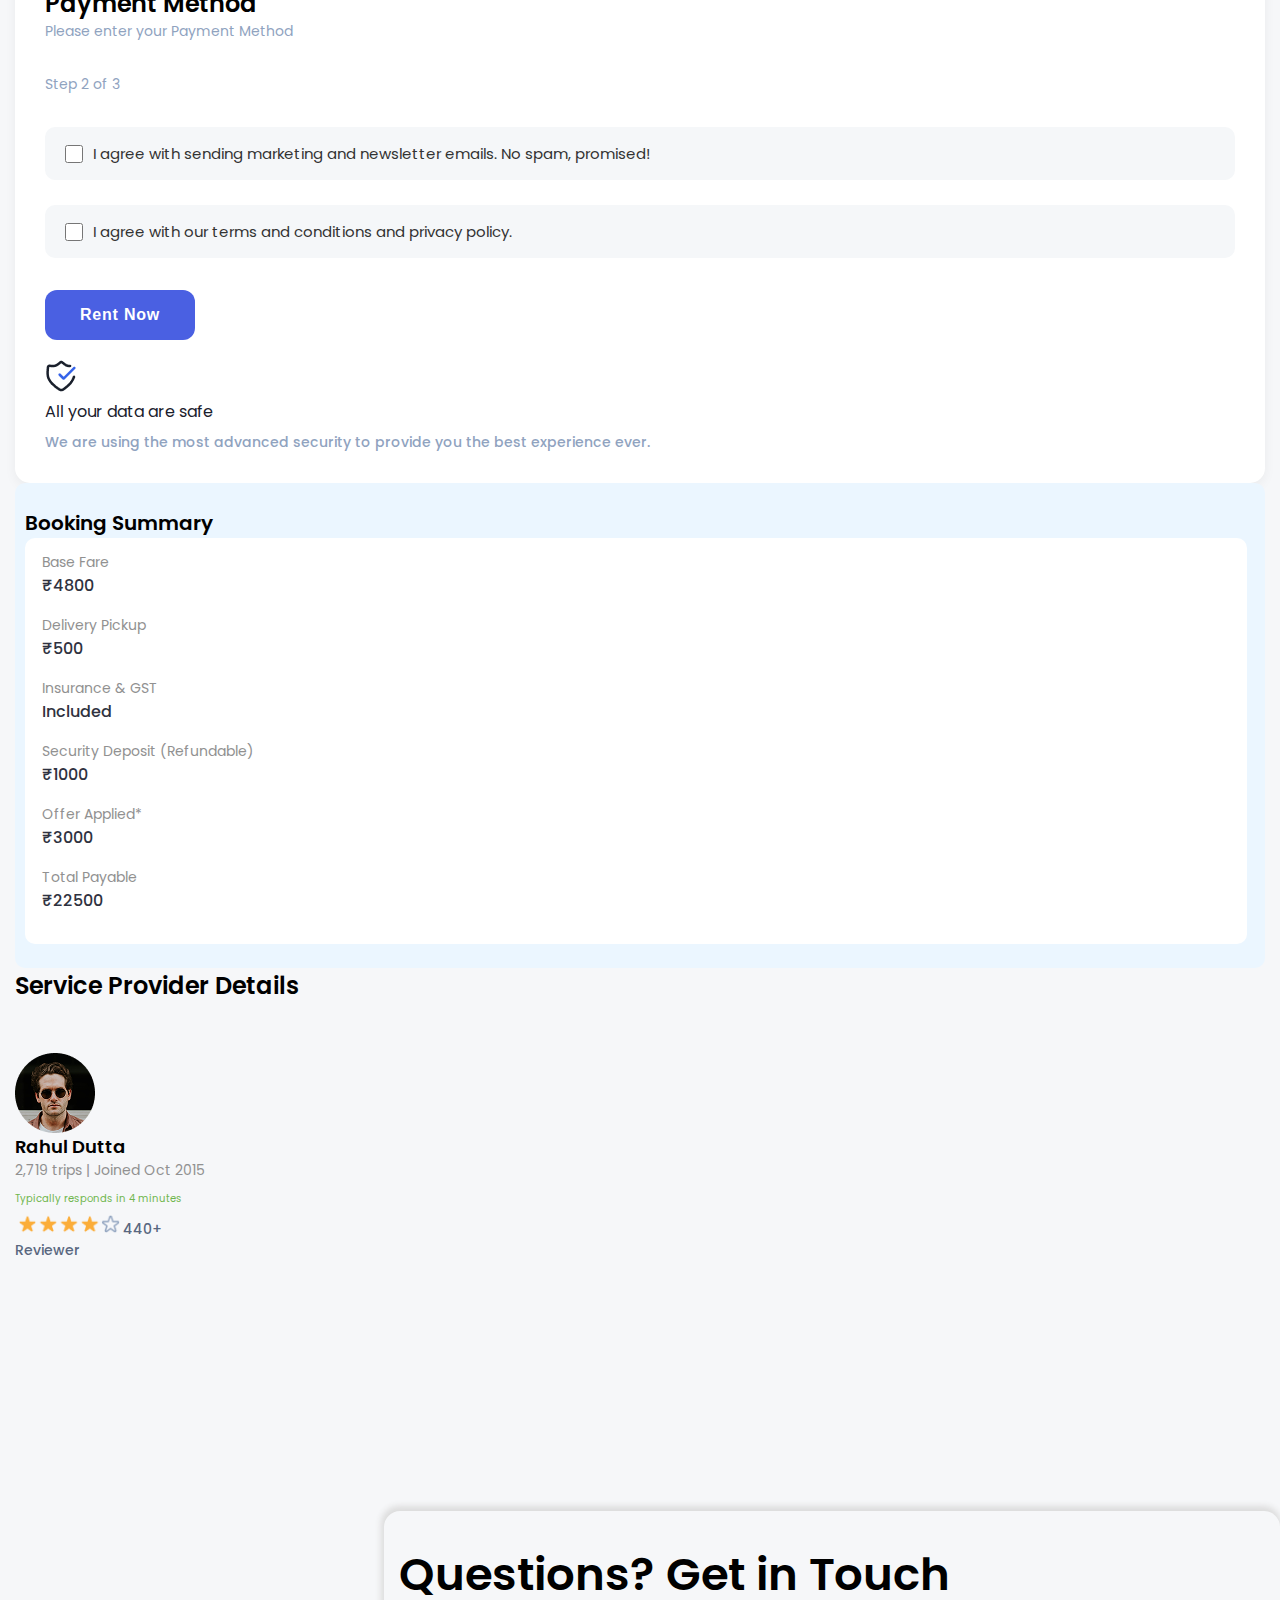
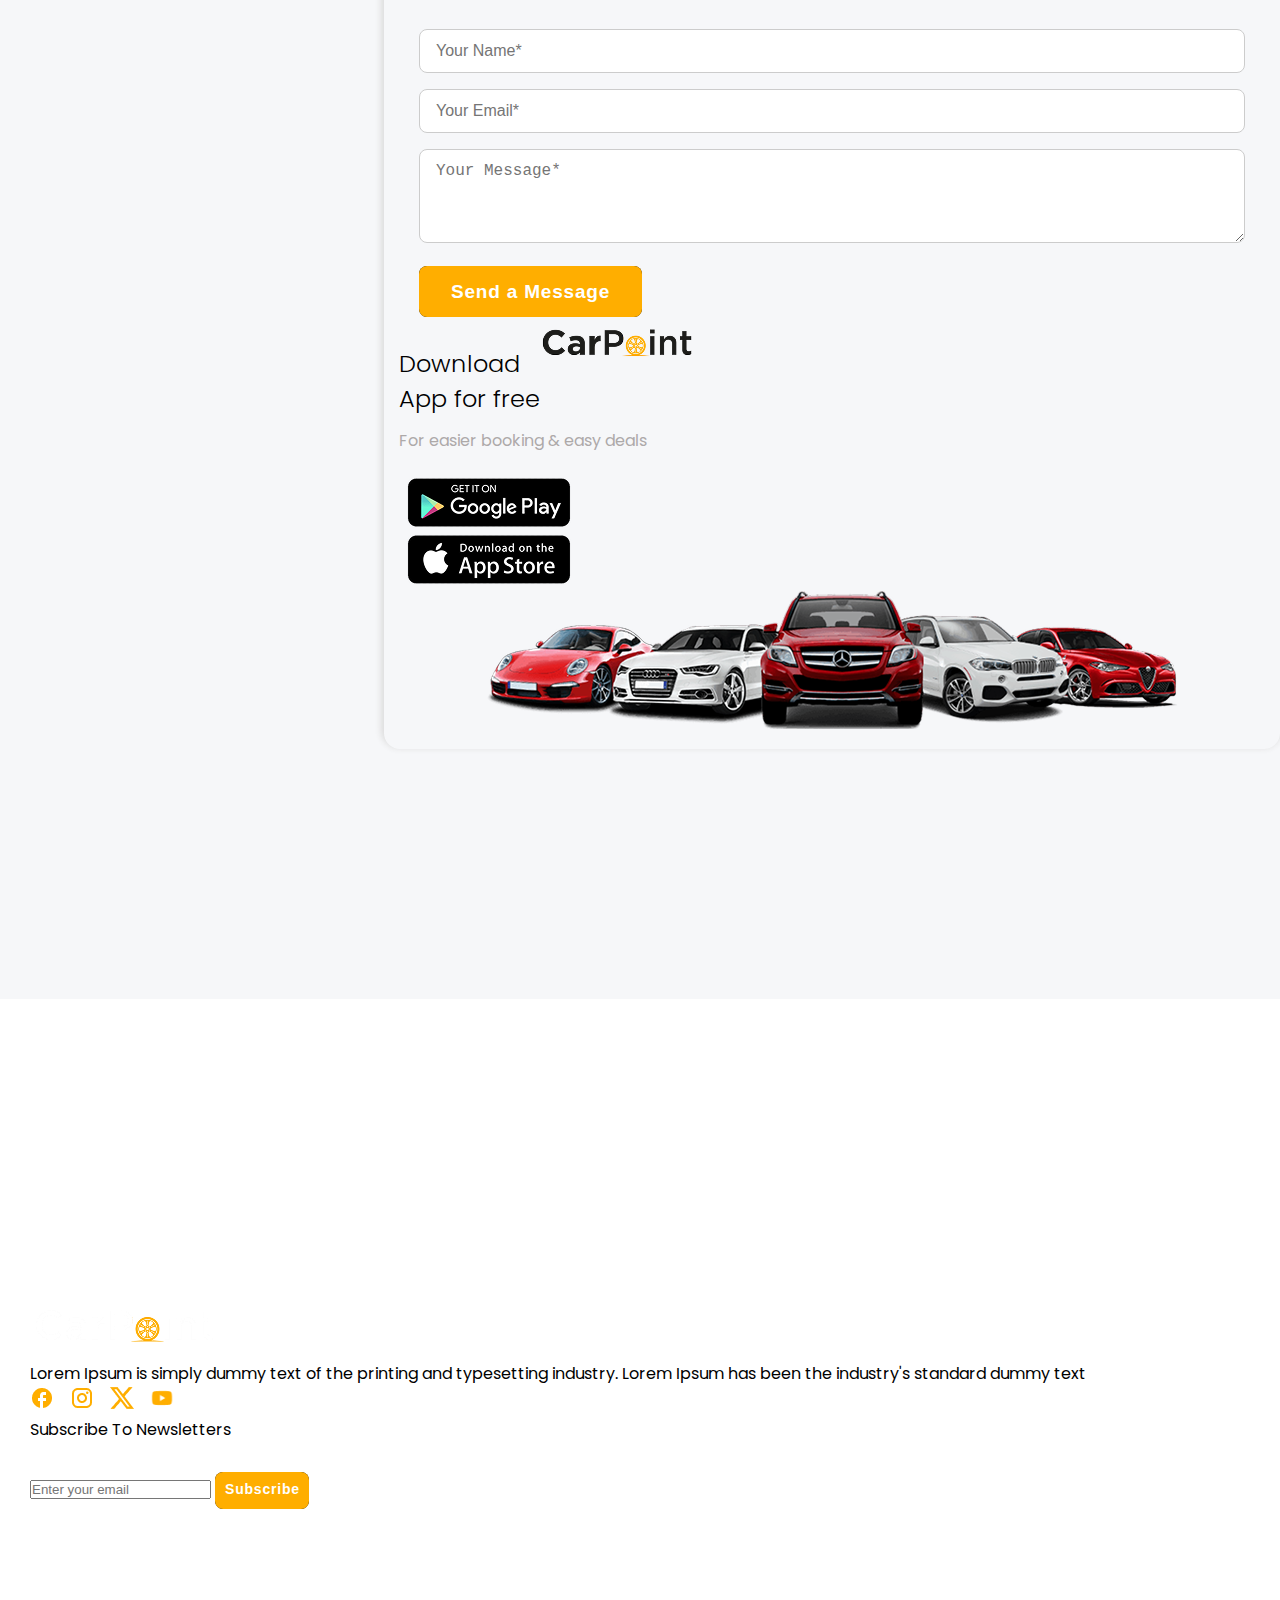
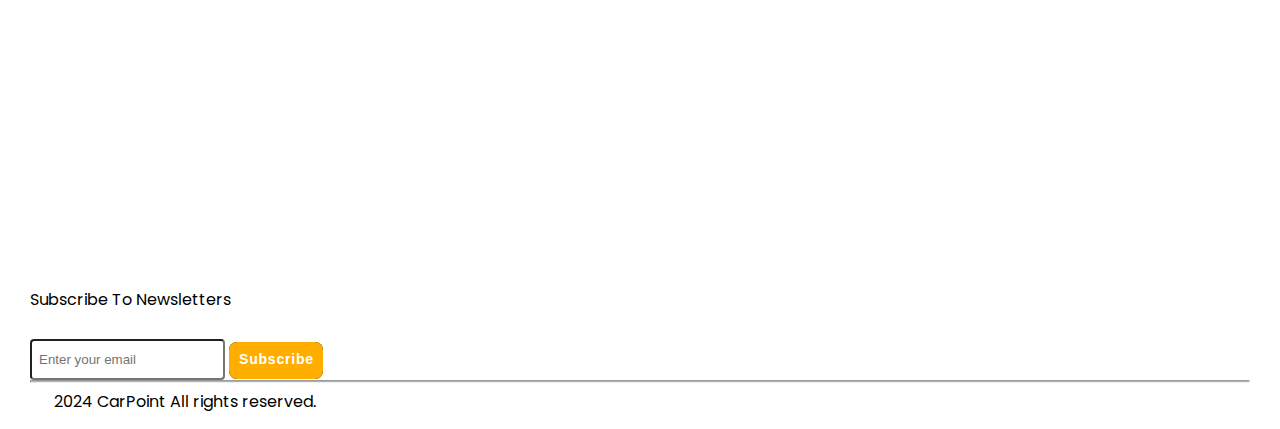
<file: payment.html>
<!DOCTYPE html>
<html lang="en">

<head>
    <meta charset="UTF-8">
    <meta name="viewport" content="width=device-width, initial-scale=1.0">
    <title>Payment</title>

    <!-- Bootstrap Link -->
    <link href="https://cdn.jsdelivr.net/npm/bootstrap@5.3.7/dist/css/bootstrap.min.css" rel="stylesheet"
        integrity="sha384-LN+7fdVzj6u52u30Kp6M/trliBMCMKTyK833zpbD+pXdCLuTusPj697FH4R/5mcr" crossorigin="anonymous">
    <!-- Font Awsome Cdn -->
    <link rel="stylesheet" href="https://cdnjs.cloudflare.com/ajax/libs/font-awesome/6.7.2/css/all.min.css"
        integrity="sha512-Evv84Mr4kqVGRNSgIGL/F/aIDqQb7xQ2vcrdIwxfjThSH8CSR7PBEakCr51Ck+w+/U6swU2Im1vVX0SVk9ABhg=="
        crossorigin="anonymous" referrerpolicy="no-referrer" />
    <!-- Css Link -->
    <link rel="stylesheet" href="./CSS/payment.css">
    <!-- Swiper cdn -->
    <link rel="stylesheet" href="https://unpkg.com/swiper/swiper-bundle.min.css" />

</head>

<body>
    <!-- Header Section -->
    <header class="header-section position-relative">
        <nav class="navbar navbar-expand-lg  ">
            <div class="container">
                <a class="navbar-brand" href="./index.html"><img src="./Assets/Carpoint-blacklogo.png" class="logo-img"
                        alt=""></a>
                <button class="navbar-toggler ham" type="button" data-bs-toggle="collapse"
                    data-bs-target="#navbarSupportedContent" aria-controls="navbarSupportedContent"
                    aria-expanded="false" aria-label="Toggle navigation">
                    <span class="navbar-toggler-icon"></span>
                </button>
                <div class="collapse navbar-collapse gap-65" id="navbarSupportedContent">
                    <ul class="navbar-nav me-auto mb-2 mb-lg-0 gap-3 ">
                        <li class="nav-item ">
                            <a class="nav-link active" aria-current="page" href="./About.html">About</a>
                        </li>
                        <li class="nav-item">
                            <a class="nav-link text-black" href="./booking.html">Booking</a>
                        </li>
                        <li class="nav-item">
                            <a class="nav-link text-black" href="./how_it_works.html">How its Work</a>
                        </li>
                        <li class="nav-item">
                            <a class="nav-link text-black" href="./contactus.html">Contact</a>
                        </li>


                    </ul>
                    <div class="nav-dp position-relative">
                        <a href="#"><img src="./Assets/dp-nav.png" class="img" alt=""></a>
                        <div class="notification position-absolute d-flex justify-content-center align-items-center">
                            <img src="./Assets/notification.png" class="img-icon" alt=""></div>
                    </div>
                </div>
            </div>
        </nav>
    </header>


    <!-- Review Section -->
    <section class="billing-section position-relative ">
        <div class="container ">
            <div class="row">
                <div class="col-12 col-lg-8">
                    <div class="billing-container">
                        <div class="title4">Billing Info</div>
                        <div class="d-flex justify-content-between align-items-center">
                            <div class="billing-subtext">Please enter your billing info</div>
                            <div class="billing-subtext">Step 1 of 3</div>
                        </div>
                        <form>
                            <div class="form-row">
                                <div class="form-group">
                                    <label for="name">Name</label>
                                    <input type="text" id="name" placeholder="Your name" required>
                                </div>
                                <div class="form-group">
                                    <label for="phone">Phone Number</label>
                                    <input type="tel" id="phone" placeholder="Phone number" required>
                                </div>
                            </div>

                            <div class="form-row">
                                <div class="form-group">
                                    <label for="address">Address</label>
                                    <input type="text" id="address" placeholder="Address" required>
                                </div>
                                <div class="form-group">
                                    <label for="city">Town / City</label>
                                    <input type="text" id="city" placeholder="Town or city" required>
                                </div>
                            </div>
                        </form>
                    </div>
                    <!-- Payment Section -->

                    <div class="payment-container">
                        <div class="title4">Payment Method</div>
                        <div class="d-flex justify-content-between align-items-center">
                            <div class="billing-subtext">Please enter your Payment Method</div>
                            <div class="billing-subtext">Step 2 of 3</div>
                        </div>
                        <form>

                            <!-- Credit/Debit Card -->
                            <div class="payment">
                                <div class="payment-option active" onclick="selectPayment(this)">
                                    <div>
                                        <input type="radio" name="payment" checked />
                                        Credit/Debit Card/Net Banking
                                    </div>
                                    <div>
                                        <img src="./Assets/Visa_Inc._logo 1.png" class="icon" />
                                        <img src="./Assets/mc.png" class="icon" />
                                    </div>
                                </div>

                                <div class="payment-fields" id="card-fields">
                                    <div class="form-row">
                                        <div class="form-group">
                                            <label>Card Number</label>
                                            <input type="text" placeholder="Card number" required />
                                        </div>
                                        <div class="form-group">
                                            <label>Expiration Date</label>
                                            <input type="text" placeholder="DD/MM/YY" required />
                                        </div>
                                    </div>

                                    <div class="form-row">
                                        <div class="form-group">
                                            <label>Card Holder</label>
                                            <input type="text" placeholder="Card holder" required />
                                        </div>
                                        <div class="form-group">
                                            <label>CVC</label>
                                            <input type="text" placeholder="CVC" required />
                                        </div>
                                    </div>
                                </div>
                            </div>

                            <!-- PayPal -->
                            <div class="payment-option bg" onclick="selectPayment(this)">
                                <div>
                                    <input type="radio" name="payment" />
                                    PayPal
                                </div>
                                <img src="./Assets/PayPal.png" class="icon-pay" />
                            </div>

                            <!-- Bitcoin -->
                            <div class="payment-option bg" onclick="selectPayment(this)">
                                <div>
                                    <input type="radio" name="payment" />
                                    Bitcoin
                                </div>
                                <img src="./Assets/Bitcoin.png" class="icon-pay" />
                            </div>

                            <!-- UPI -->
                            <div class="payment-option bg" onclick="selectPayment(this)">
                                <div>
                                    <input type="radio" name="payment" />
                                    UPI Payments
                                </div>
                                <img src="./Assets/upi.png" class="icon-upi" />
                            </div>

                        </form>
                    </div>
                    <div class="confirmation-container">
                        <div class="title4">Payment Method</div>
                        <div class="d-flex justify-content-between align-items-center">
                            <div class="billing-subtext">Please enter your Payment Method</div>
                            <div class="billing-subtext">Step 2 of 3</div>
                        </div>

                        <form>
                            <div class="checkbox-group">
                                <input type="checkbox" id="marketing">
                                <label for="marketing">I agree with sending marketing and newsletter emails. No spam,
                                    promised!</label>
                            </div>

                            <div class="checkbox-group">
                                <input type="checkbox" id="terms">
                                <label for="terms">I agree with our terms and conditions and privacy policy.</label>
                            </div>

                            <button type="submit" class="btn-submit">Rent Now</button>

                            <div class="security-note">
                                <figure>
                                    <img src="./Assets/ic-security-safety.png" alt="Security">
                                    <figcaption>All your data are safe</figcaption>
                                </figure>
                                <div class="security-subtext">
                                    We are using the most advanced security to provide you the best experience ever.
                                </div>
                            </div>
                        </form>
                    </div>

                </div>
                <div class="col-12 col-lg-4">
                    <div class="cart shadow-sm mb-4 ">
                        <h5>Booking Summary</h5>
                        <div class="payble">
                            <div class="row">
                                <div>Base Fare</div>
                                <div>₹4800</div>
                            </div>
                            <div class="row">
                                <div>Delivery Pickup</div>
                                <div>₹500</div>
                            </div>
                            <div class="row">
                                <div>Insurance & GST</div>
                                <div> Included</div>
                            </div>
                            <div class="row">
                                <div>Security Deposit (Refundable)</div>
                                <div>₹1000</div>
                            </div>
                            <div class="row">
                                <div>Offer Applied*</div>
                                <div>₹3000</div>
                            </div>
                            <div class="row border-top border-secondary">
                                <div class="fw-medium">Total Payable</div>
                                <div class="fw-medium"> ₹22500</div>
                            </div>
                        </div>
                    </div>
                    <div class="dp-content">
                        <div class="title4">Service Provider Details</div>
                        <div class="row align-items-center ">
                            <div class="dp-img">
                                <img src="./Assets/dp-booking.png" class="img" alt="">
                            </div>
                            <div class="dp-info flex-grow-1 pb-lg-3">
                                <div class="dp-name mb-2 mb-lg-3">Rahul Dutta</div>
                                <div class="dp-tips">2,719 trips | Joined Oct 2015</div>
                                <p>Typically responds in 4 minutes</p>
                                <div class="star"><img src="./Assets/review.png" class="img" alt="">440+ Reviewer</div>
                            </div>
                        </div>
                    </div>
                </div>
            </div>
        </div>

        <!-- questions section -->
        <div class="contact-container position-absolute bg-white">
            <div class="title2 text-center">Questions? Get in Touch</div>
            <div class="row justify-content-between align-items-center">
                <div class="left col-6">
                    <form id="contact-form">
                        <input type="text" placeholder="Your Name*" required />
                        <input type="email" placeholder="Your Email*" required />
                        <textarea placeholder="Your Message*" rows="4" required></textarea>
                        <button> <span>Send a Message</span>
                        </button>
                    </form>
                </div>
                <div class="right col-6">
                    <div class="title4">Download <a href="#"><img src="./Assets/Carpoint-blacklogo.png"
                                class="black-img" alt=""></a> <br>
                        App for free</div>
                    <p class="sm-text">For easier booking & easy deals</p>
                    <div class="badges">
                        <a href="#"><img src="./Assets/Google_play-logo.png" class="img" alt=""></a>
                    </div>
                </div>

            </div>
            <div class="cars-bottom">
                <img src="./Assets/all-car.png" class="img" alt="">
            </div>
        </div>
    </section>


    <!-- Footer-section -->
    <div class="section footer-section bg-black ">
        <div class="container">
            <div class="row text-light">
                <div class="col-12 col-sm-6  col-lg-5">
                    <div class="footer-logo"><a href="#"><img src="./Assets/CarPoint-White-Logo-1.png" alt=""></a></div>
                    <div class="footer-para my-2 my-md-3 fw-light">Lorem Ipsum is simply dummy text of the printing and
                        typesetting industry. Lorem Ipsum has been the industry's
                        standard dummy text</div>
                    <div class="footer-icon mb-2 mb-md-3">
                        <a href="#">
                            <img src="./Assets/ic_baseline-facebook.png" class="img" alt="icon">
                        </a>
                        <a href="#">
                            <img src="./Assets/mdi_instagram.png" class="img" alt="icon">
                        </a>
                        <a href="#">
                            <img src="./Assets/prime_twitter.png" class="img" alt="icon">
                        </a>
                        <a href="#">
                            <img src="./Assets/mdi_youtube.png" class="img" alt="icon">
                        </a>
                    </div>
                </div>
                <div class="col-12 col-sm-6  col-lg-3 res subscribe d-none">
                    <div class="sub mb-2 mb-md-3">Subscribe To Newsletters</div>
                    <form action="/" class="form-footer">
                        <input type="email" name="email" id="footer-email" placeholder="Enter your email"
                            title="Enter your email address">
                        <button> <span>Subscribe</span> </button>
                    </form>
                </div>
                <div class=" col-6  col-lg-2 f-link ">
                    <ul class="footer-links">
                        <li><a href="./index.html"><b>Company</b></a></li>
                        <li><a href="./index.html">Home</a></li>
                        <li><a href="./About.html">About US</a></li>
                        <li><a href="./booking.html"> Booking</a></li>
                        <li><a href="./how_it_works.html">How its Work </a></li>
                    </ul>
                </div>
                <div class=" col-6  col-lg-2 f-link">
                    <ul class="footer-links">
                        <li><a href="#"><b>Help</b></a></li>
                        <li><a href="#">Customer Support</a></li>
                        <li><a href="#">Terms & Condition</a></li>
                        <li><a href="#">Project</a></li>
                        <li><a href="#">Careers</a></li>
                    </ul>
                </div>
                <div class="col-12 col-sm-6  col-lg-3 subscribe">
                    <div class="sub">Subscribe To Newsletters</div>
                    <form action="/">
                        <input type="email" name="email" id="email" placeholder="Enter your email"
                            title="Enter your email address">
                        <button> <span>Subscribe</span> </button>
                    </form>
                </div>
            </div>
            <hr>
            <div class="end d-flex justify-content-center align-items-center text-white"><img
                    src="./Assets/mdi_copyright.png" class="end-img me-2" alt="">2024 CarPoint All rights reserved.
            </div>
        </div>
    </div>


    <!-- swiper Js cdn -->
    <script src="https://unpkg.com/swiper/swiper-bundle.min.js"></script>

    <!-- Bootsrap cdn -->
    <script src="https://cdn.jsdelivr.net/npm/bootstrap@5.3.7/dist/js/bootstrap.bundle.min.js"
        integrity="sha384-ndDqU0Gzau9qJ1lfW4pNLlhNTkCfHzAVBReH9diLvGRem5+R9g2FzA8ZGN954O5Q"
        crossorigin="anonymous"></script>

    <script>
        function selectPayment(element) {
            const options = document.querySelectorAll('.payment-option');
            options.forEach(opt => {
                opt.classList.remove('active');
                opt.querySelector('input').checked = false;
            });

            element.classList.add('active');
            element.querySelector('input').checked = true;

            const cardFields = document.getElementById('card-fields');
            if (element.textContent.includes('Credit/Debit')) {
                cardFields.style.display = 'block';
            } else {
                cardFields.style.display = 'none';
            }
        }
    </script>

</body>

</html>
</file>
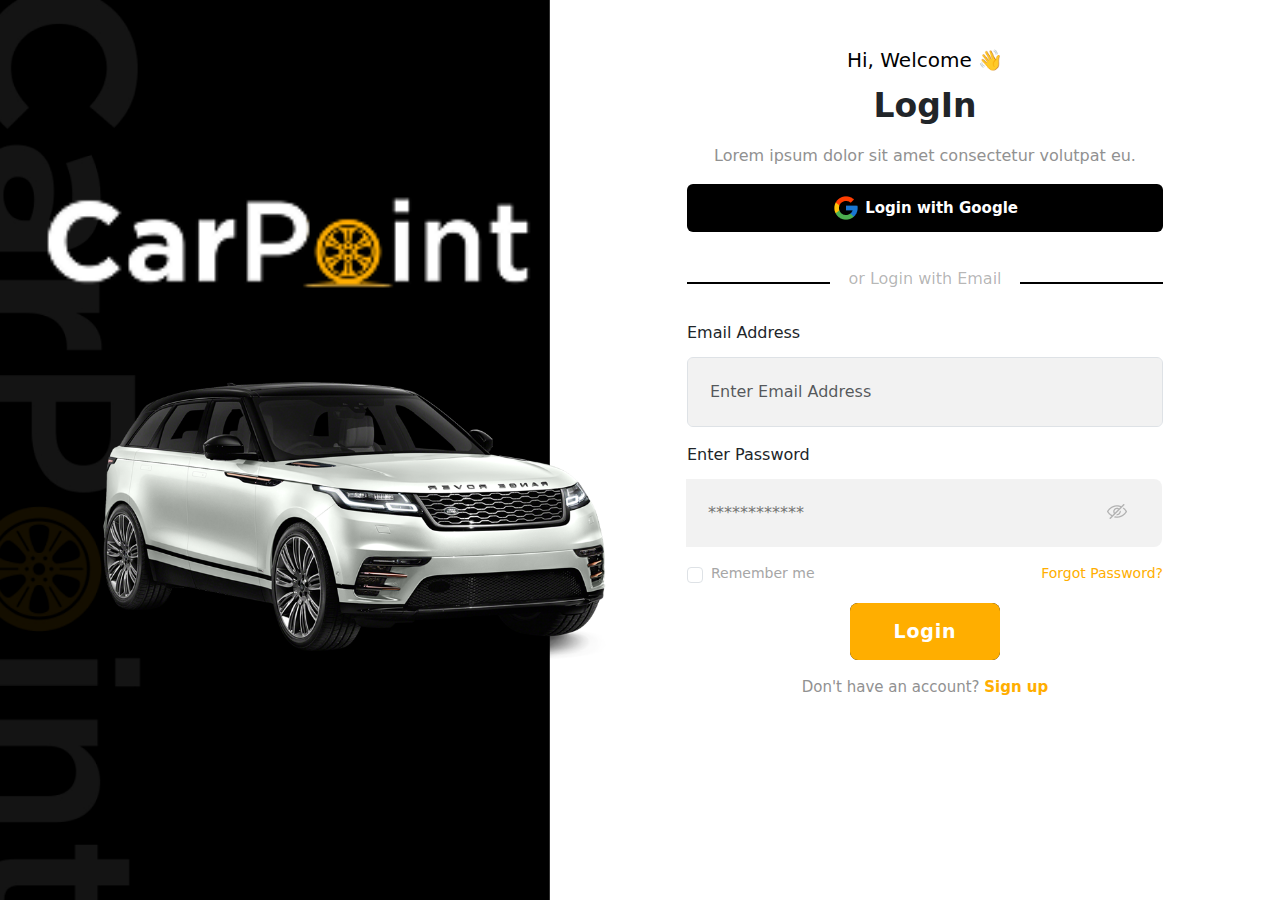
<file: sign_in.html>
<!DOCTYPE html>
<html lang="en">

<head>
    <meta charset="UTF-8">
    <meta name="viewport" content="width=device-width, initial-scale=1.0">
    <title>Sign in</title>
    <!-- Link CSS -->
    <link rel="stylesheet" href="./CSS/sign_in.css">

</head>

<body>
    <link href="https://cdn.jsdelivr.net/npm/bootstrap@5.3.3/dist/css/bootstrap.min.css" rel="stylesheet">
    <div class="signup-container">
        <div class="container ">
            <div class="row ">
                <!-- Left Branding -->
                <div class=" col-6 branding text-center">
                    <div class="logo">
                        <img src="./Assets/CarPoint-White-Logo-1.png" alt="">
                    </div>
                    <div class="car-img">
                        <img src="./Assets/land-rover.png" alt="Car Image">
                    </div>
                </div>

                <!-- Right Form -->
                <div class="col-6 py-3 py-md-4 py-lg-5 form-section">
                    <h3 class="welcome text-center text-black">Hi, Welcome 👋 </h3>
                    <h2 class="fw-bold text-center login">LogIn</h2>
                    <p class="text-center">Lorem ipsum dolor sit amet consectetur volutpat eu.</p>
                    <div class="google bg-black text-center text-white fw-semibold">
                        <img class="google-img" src="./Assets/flat-color-icons_google.png" alt=""> Login with Google
                    </div>
                    <div class="or text-center position-relative">
                        or Login with Email
                    </div>
                    <!-- form -->
                    <form class="form-list">
                        <label for="email" class="fw-medium"> Email Address</label>
                        <input type="email" class="form-control mb-3" placeholder="Enter Email Address" required>
                        <div class="input-group mb-3">
                            <label for="password" class="fw-medium">Enter Password</label>
                            <a href="#" class="d-flex justify-content-between align-items-center">
                                <input type="password" class="form-password" placeholder="************" id="password">
                                <button class="btn " type="button" onclick="togglePassword('confirmPassword')">
                                    <img src="./Assets/eye.png" alt="">
                                </button>
                            </a>
                        </div>
                        <div class="form-check mb-3">
                            <input class="form-check-input" type="checkbox" required>
                            <div class="row justify-content-between">
                                <div class="form-check-label">
                                    Remember me
                                </div>
                                <div class="forgot">
                                    Forgot Password?
                                </div>
                            </div>
                        </div>

                        <button class="text-center"> <span>Login</span>
                        </button>
                        <p class="mt-3 text-center end ">
                            Don't have an account? <a href="#">Sign up</a>
                        </p>
                    </form>
                </div>
            </div>
        </div>
    </div>


    <!-- Bootstrap cdn -->
    <script src="https://cdn.jsdelivr.net/npm/bootstrap@5.3.3/dist/js/bootstrap.bundle.min.js"></script>

</body>

</html>
</file>
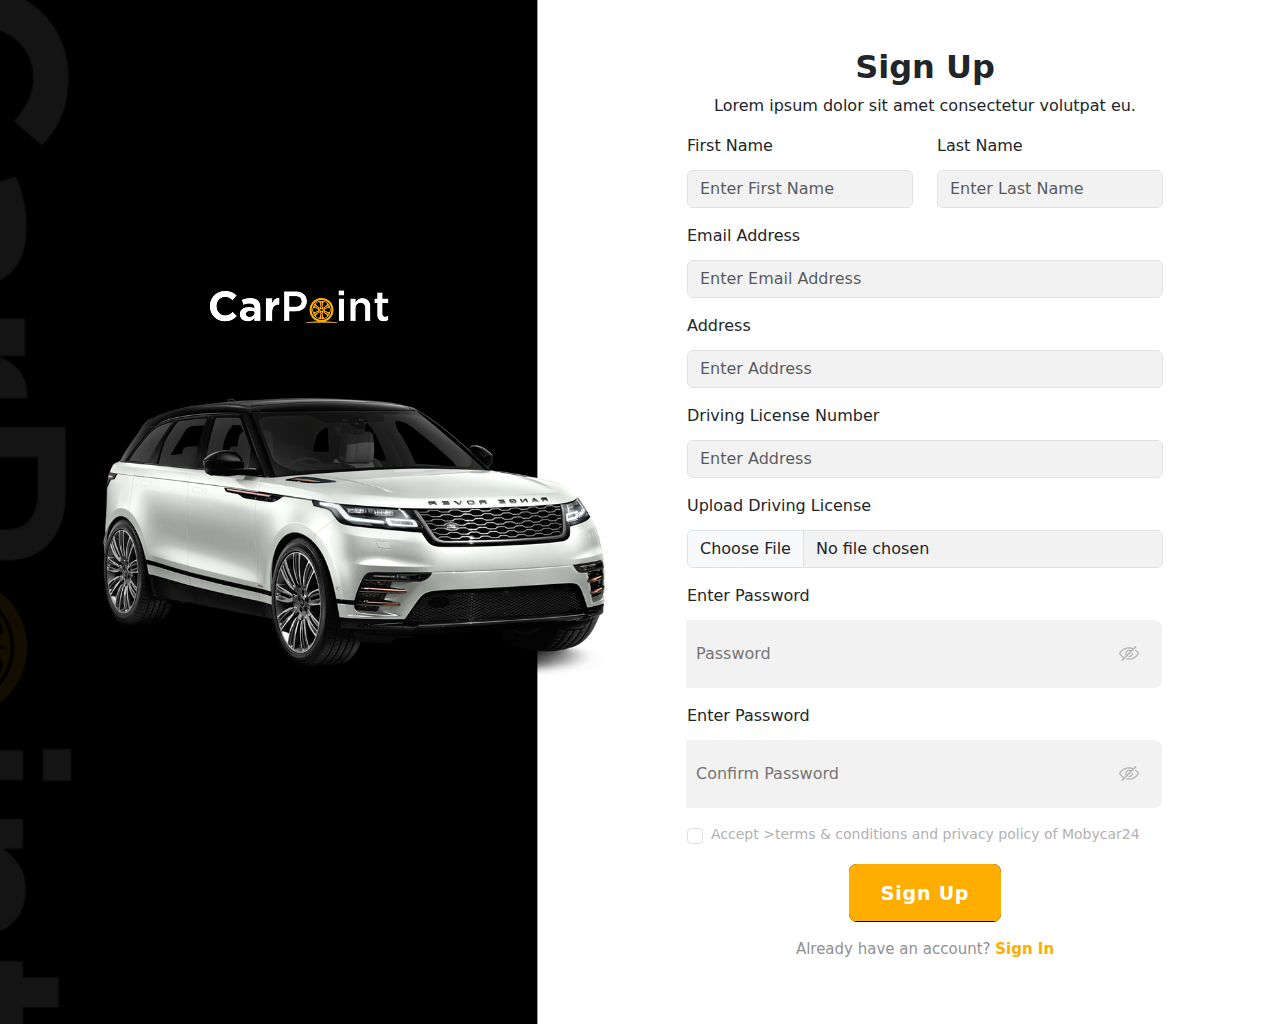
<file: sign_up.html>
<!DOCTYPE html>
<html lang="en">

<head>
    <meta charset="UTF-8">
    <meta name="viewport" content="width=device-width, initial-scale=1.0">
    <title>Sign up</title>
    <!-- Link CSS -->
    <link rel="stylesheet" href="./CSS/sign_up.css">

</head>

<body>
    <link href="https://cdn.jsdelivr.net/npm/bootstrap@5.3.3/dist/css/bootstrap.min.css" rel="stylesheet">
    <div class="signup-container">
        <div class="container ">
            <div class="row">
                <!-- Left Branding -->
                <div class=" col-6 branding text-center">
                    <div class="logo"><a href="./index.html">
                            <img src="./Assets/CarPoint-White-Logo-1.png" alt="">
                        </a>
                    </div>
                    <div class="car-img">
                        <img src="./Assets/land-rover.png" alt="Car Image">
                    </div>
                </div>

                <!-- Right Form -->
                <div class="col-6 py-lg-5 form-section">
                    <h2 class="fw-bold text-center">Sign Up</h2>
                    <p class="text-center">Lorem ipsum dolor sit amet consectetur volutpat eu.</p>

                    <form class="form-list">
                        <div class="row mb-3">
                            <div class="col">
                                <label for="fname">First Name</label>
                                <input type="text" class="form-control" placeholder="Enter First Name" required>
                            </div>
                            <div class="col">
                                <label for="lname">Last Name</label>
                                <input type="text" class="form-control" placeholder="Enter Last Name" required>
                            </div>
                        </div>

                        <label for="Email">Email Address</label>
                        <input type="email" class="form-control mb-3" placeholder="Enter Email Address" required>
                        <label for="Address">Address</label>
                        <input type="text" class="form-control mb-3" placeholder="Enter Address" required>
                        <label for="form-control">Driving License Number</label>
                        <input type="text" class="form-control mb-3" placeholder="Enter Address" required>

                        <div class="mb-3">
                            <label for="formFile" class="form-label">Upload Driving License</label>
                            <input class="form-control" type="file" id="formFile">
                        </div>

                        <div class="input-group mb-3">
                            <label for="password">Enter Password</label>
                            <a href="#" class="d-flex justify-content-between align-items-center">
                                <input type="password" class="form-password" placeholder="Password" id="password">
                                <button class="btn " type="button" onclick="togglePassword('confirmPassword')">
                                    <img src="./Assets/eye.png" alt="">
                                </button>
                            </a>

                        </div>

                        <div class="input-group mb-3">
                            <label for="password">Enter Password</label>
                            <a href="#" class="d-flex justify-content-between align-items-center">
                                <input type="password" class="form-password" placeholder="Confirm Password"
                                    id="password">
                                <button class="btn " type="button" onclick="togglePassword('confirmPassword')">
                                    <img src="./Assets/eye.png" alt="">
                                </button>
                            </a>
                        </div>

                        <div class="form-check mb-3">
                            <input class="form-check-input" type="checkbox" required>
                            <div class="form-check-label">
                                Accept >terms &
                                conditions and privacy policy of Mobycar24
                            </div>
                        </div>

                        <button class="text-center"> <span>Sign Up</span>
                        </button>
                        <p class="mt-3 text-center end ">
                            Already have an account? <a href="./sign_in.html">Sign In</a>
                        </p>
                    </form>
                </div>
            </div>
        </div>
    </div>

    <!-- Modal
    <div class="modal fade" id="termsModal" tabindex="-1" aria-labelledby="termsModalLabel" aria-hidden="true">
        <div class="modal-dialog modal-dialog-scrollable">
            <div class="modal-content">
                <div class="modal-header">
                    <h5 class="modal-title" id="termsModalLabel">Terms & Conditions</h5>
                    <button type="button" class="btn-close" data-bs-dismiss="modal"></button>
                </div>
                <div class="modal-body">
                    <p>Lorem ipsum dolor sit amet, consectetur adipiscing elit. Terms and policies content here.</p>
                    <p>...</p>
                </div>
            </div>
        </div>
    </div> -->

    <!-- Bootstrap cdn -->
    <script src="https://cdn.jsdelivr.net/npm/bootstrap@5.3.3/dist/js/bootstrap.bundle.min.js"></script>
    <!-- <script>
        // Modal
        function togglePassword(id) {
            const input = document.getElementById(id);
            input.type = input.type === "password" ? "text" : "password";
        }
    </script> -->
</body>

</html>
</file>
<file: CSS/index.css>
/* Font Link */
@import url("https://fonts.googleapis.com/css2?family=David+Libre:wght@400;500;700&family=Lato:ital,wght@0,100;0,300;0,400;0,700;0,900;1,100;1,300;1,400;1,700;1,900&family=Poppins:ital,wght@0,100;0,200;0,300;0,400;0,500;0,600;0,700;0,800;0,900;1,100;1,200;1,300;1,400;1,500;1,600;1,700;1,800;1,900&family=Rubik:ital,wght@0,300..900;1,300..900&family=Syne:wght@400..800&display=swap");

* {
  margin: 0;
  padding: 0;
  box-sizing: border-box;
}

html,
body {
  overflow-x: hidden;
  font-family: "poppins", sans-serif;
  scroll-behavior: smooth;
}

:root {
  --btn--color: #ffae00;
  --font--color: #b0b0b0;
  --cart--color: #f3f6f8;
  --bg--color: #f8f8f8;
  --para-color: #8d8d8d;
}

.container {
  max-width: 1310px;
  padding: 0 15px;
}

h1,
.title1 {
  font-size: 48px;
  font-weight: 600;
  color: white;
}

h2,
.title2 {
  font-size: 45px;
  font-weight: 600;
}

h3,
.title3 {
  font-size: 36px;
  font-weight: 600;
}

h4,
.title4 {
  font-size: 24px;
  font-weight: 600;
}

h5,
.sub-head {
  font-size: 20px;
  font-weight: 600;
  color: black;
}

p,
.sub-para {
  font-size: 19px;
  font-weight: 400;
  color: #fff;
}

p,
.para {
  font-size: 14px;
  font-weight: 400;
  color: var(--para-color);
}

a {
  text-decoration: none;
  display: inline-block;
}

ul>li {
  list-style-type: none;
}

.mx-vh-100 {
  min-height: 800px;
}

.img {
  height: 100%;
  width: 100%;
  object-fit: contain;
}

/* Header Section */
.header-section {
  left: 0;
  right: 0;
  z-index: 100;
}

.logo-img {
  height: fit-content;
  width: 216px;
  object-fit: contain;
}

.gap-65 {
  flex-grow: 0;
  flex-basis: auto;
  gap: 20px;
}

.nav-link {
  font-size: 19px;
  font-weight: 500;
  padding-right: 0 !important;
  text-shadow: 2px 2px 0 white;
}

.ham::before {
  background: none !important;
}

.button {
  outline: none;
  cursor: pointer;
  border: none;
  padding: 0.9rem 2rem;
  margin: 0;
  position: relative;
  display: inline-block;
  letter-spacing: 0.05rem;
  font-weight: 700;
  font-size: 19px;
  border-radius: 8px;
  overflow: hidden;
  background: black;
  color: rgb(255, 255, 255);
}

.button span {
  position: relative;
  z-index: 10;
  transition: color 0.4s;
}

.button::before,
.button::after {
  position: absolute;
  top: 0;
  left: 0;
  width: 100%;
  height: 100%;
  z-index: 0;
}

.button::before {
  content: "";
  background: var(--btn--color);
  width: 120%;
  left: -10%;
  transform: skew(15deg);
  transition: transform 0.4s cubic-bezier(0.3, 1, 0.8, 1);
}

.button:hover::before {
  transform: translate3d(100%, 0, 0);
}

.nav-link:hover {
  color: var(--btn--color) !important;
  content: " ";
  border-bottom: 1px solid var(--btn--color);
}

/* Offcanvas */
.offcanvas {
  display: none;
}

.offcanvas-body a {
  font-size: 18px;
  margin-bottom: 15px;
  color: #000;
  text-decoration: none;
  display: block;
}

.offcanvas-body a:hover {
  /* color: #ffae00; */
}

.offcanvas-body button {
  width: 100%;
}

.offcanvas-header button::before {
  display: none;
}

.offcanvas-header button {
  background: url(../Assets/x-white.jpg)no-repeat center/contain;
  height: 25px;
  width: 25px;
}



/* banner-section */
.banner-section {
  background: url(../Assets/Banner-bg.png) no-repeat center/cover;
}

.left-content {
  padding: 270px 15px 210px;
  flex-direction: column;
}

.left-content>.title1 span {
  color: var(--btn--color);
}

.left-content>.sub-para {
  max-width: 422px;
  margin-block: 30px;
}

.banner-btn {
  width: 422px;
}

.banner-btn>a {
  min-width: 181px;
  height: 100%;
  margin: auto;
}

.right-content {
  padding: 350px 15px 100px;
}

.right-content>.car-img {
  height: 100%;
  width: 100%;
}

.bottom-content {
  padding: 50px 15px;
  border-radius: 22px;
  box-shadow: 2px 5px 10px gray;
  left: 0;
  right: 0;
  bottom: -60px;
  background-color: var(--cart--color);
  /* background: url(../Assets/box-shadow.png) no-repeat center/cover; */
}

.bottom-content>div {
  width: 20%;
}

.mobile-banner {
  display: none;
}

.icon-content>img {
  height: 24px;
  width: 24px;
  object-fit: contain;
}

.icon-content span {
  color: var(--font--color);
  font-size: 15px;
  font-weight: 400;
}

.icon-content {
  color: #8d8d8d;
  font-size: 13px;
  font-weight: 500;
  border: none;
  background-color: transparent;
}

.sub-head {
  font-size: 20px;
  font-weight: 600;
  width: 100%;
  text-align: start;
}

.form-img {
  height: 24px;
  width: 24px;
  object-fit: contain;
  margin-right: 5px;
}

.mobile,
.mobile-items {
  display: none;
}


.date-time-box {
  background: #fff;
  padding: 16px 20px;
  border-radius: 10px;
  max-width: 320px;
  box-shadow: 0 0 10px rgba(0, 0, 0, 0.05);
}

.date-label {
  font-weight: 700;
  font-size: 20px;
  color: #222;
  margin-bottom: 12px;
}

.date-display {
  display: flex;
  align-items: end;
  gap: 5px;
  font-size: 14px;
  color: #666;
  cursor: pointer;
  align-items: center;
}

.date-display img {
  width: 18px;
  height: 22px;
}

input[type="datetime-local"] {
  position: absolute;
  opacity: 0;
  pointer-events: none;
}


/* Checkout Section */
.checkout {
  padding-block: 130px 65px;
}

button {
  outline: none;
  cursor: pointer;
  border: none;
  padding: 0.9rem 2rem;
  margin: 0;
  position: relative;
  display: inline-block;
  letter-spacing: 0.05rem;
  font-weight: 700;
  font-size: 19px;
  border-radius: 8px;
  overflow: hidden;
  background: black;
  color: rgb(255, 255, 255);
}

button span {
  position: relative;
  z-index: 10;
  transition: color 0.4s;
}

button::before,
button::after {
  position: absolute;
  top: 0;
  left: 0;
  width: 100%;
  height: 100%;
  z-index: 0;
}

button::before {
  content: "";
  background: var(--btn--color);
  width: 120%;
  left: -10%;
  transform: skew(15deg);
  transition: transform 0.4s cubic-bezier(0.3, 1, 0.8, 1);
}

button:hover::before {
  transform: translate3d(100%, 0, 0);
}


.checkout-swiper {
  width: 100%;
  max-width: 1310px;
  margin: auto;
  padding: 15px 20px;
  position: relative;
  margin-top: 30px;
}



.swiper-slide .card {
  max-width: 323px !important;
  background: var(--cart--color);
  border-radius: 8px;
  padding: 16px;
  box-shadow: 0 4px 12px rgba(0, 0, 0, 0.1);
  display: flex;
  align-items: center;
  margin: 0 auto;
}

.card-img {
  width: 120px;
  height: 80px;
  object-fit: cover;
  border-radius: 4px;
  margin-right: 16px;
}

.cart-bottom .price {
  color: var(--font--color) !important;
  margin: 0;
  font-size: 14px;
  font-weight: 500;
  color: var(--font--color);
}

.price span {
  color: black;
  font-weight: 600;
}

.cart-bottom button {
  width: 60px;
  padding: 2px 10px 6px;
  text-align: center;
  cursor: pointer;
  background: var(--font--color);
}

.cart-bottom button span {
  font-size: 12px;
  color: black;
}

/* Navigation arrow tweaks */
.swiper-button-prev,
.swiper-button-next {
  color: #333;
}

/* .swiper-button-next{
} */
.checkout-swiper .swiper-button-next {
  background: url(../Assets/arrow-right.png) no-repeat center/contain;
  height: 45px !important;
  width: 47px !important;
  right: -5px !important;
}

.checkout-swiper .swiper-button-prev {
  background: url(../Assets/aroow-left.png) no-repeat center/contain;
  height: 45px !important;
  width: 47px !important;
  left: -5px !important;
}

.swiper-button-next:after,
.swiper-button-prev:after {
  display: none;
}

.cart-img {
  height: 80px;
  width: 84px;
}

.cart-info {
  padding: 20px 10px 8px;
  padding-inline: 10px;
  border-bottom: 2px solid var(--font--color);
}

.cart-info .cart-top {
  font-size: 18px;
  font-weight: 600;
  color: black;
}

.cart-info span {
  font-size: 15px;
  font-weight: 600;
  color: var(--font--color);
}

/* .card-content::after{
  content: " ";
  width: 50px ;
  height: 2px;
  background: #333;
  display: inline-block;
} */

/* Popular Section */
.popular-swiper-section {
  text-align: center;
  padding: 50px 30px;
  background: var(--bg--color);
}

.popular-swiper-section .para {
  max-width: 474px;
  margin: 15px auto;
}

.popular-swiper-section h2 {
  font-size: 2rem;
  margin-bottom: 8px;
}

.popular-swiper-section .subtitle {
  color: #555;
  margin-bottom: 24px;
}

.popular-swiper {
  width: 100%;
}

.caraousel-container {
  overflow: hidden !important;
  width: 100%;
  position: relative;
  border-radius: 12px;
  padding: 2rem 0;
}

.caraousel-track {
  display: flex;
  width: calc(200% + 40px);
  animation: scroll 20s linear infinite;
}

@keyframes scroll {
  0% {
    transform: translateX(0);
  }

  100% {
    transform: translateX(-50%);
  }

}

.popular1,
.popular2 {
  display: flex;
  justify-content: space-between;
  align-items: center;
}

.logo-slide {
  flex: 1;
  display: flex;
  align-items: center;
  justify-content: center;
  padding: 0 3rem;
  transition: transform 0.3s ease, opacity 0.3s ease;
}

.logo-slide img {
  width: 120px;
  object-fit: contain;
  opacity: 0.9;
  transition: opacity 0.3s;
}

.logo-slide img:hover {
  opacity: 1;
}


/* Choose-cection */
.choose-section .para {
  max-width: 470px;
}

.right-img {
  max-width: 552px;
}

.icon-call {
  height: 50px;
  width: 50px;
  border-radius: 10px;
  background: url(../Assets/bg-icon.png);
}

.support {
  width: 350px;
}

/* Review */
.review-section {
  padding-bottom: 360px;
}

.review-section>.container>.para {
  max-width: 850px;
}

.right-review .para {
  max-width: 450px;
  font-weight: 300;
  font-size: 16px;
}

/* Testimonial swiper */
.testimonial-section {
  width: 100%;
  text-align: center;
  overflow-x: hidden;
}

.testimonial-swiper {
  width: 100%;
  position: relative;
  overflow-x: hidden;
  /* padding: 20px 0; */
}

.testimonial-slide {
  display: flex;
  flex-direction: column;
  align-items: center;
  padding: 0 15px;
}

.avatar-wrapper {
  width: 150px;
  height: 260px;
  /* padding-inline: 20px; */
  /* margin-bottom: 24px;
   */
  margin: auto;
}

.avatar {
  width: 100%;
  height: 100%;
  object-fit: cover;
}

.testimonial-content {
  max-width: 435px;
  margin: 0 auto 10px;
  background: #fff;
  padding: 24px 10px 15px;
  border-radius: 12px;
  box-shadow: 0 2px 7px 6px rgba(0, 0, 0, 0.1);
}

.testimonial-text {
  font-size: 12px;
  font-weight: 400;
  color: var(--font--color);
  /* margin-bottom: 20px; */
}

.testimonial-name {
  font-weight: 600;
  color: black;
}

.testimonial-stars {
  color: #ffb400;
  font-size: 0.9rem;
  margin-top: 8px;
}

.testimonial-stars span {
  display: block;
}

/* Navigation Arrows */
.testimonial-swiper .swiper-button-next {
  background: url(../Assets/ei_arrow-right.png) no-repeat center/contain;
  height: 45px !important;
  width: 47px !important;
  right: 0 !important;
}

.testimonial-swiper .swiper-button-prev {
  background: url(../Assets/ei_arrow-left.png) no-repeat center/contain;
  height: 45px !important;
  width: 47px !important;
  left: 0 !important;
}

.input {
  color: black;
  border: 2px solid #ffae00;
  border-radius: 8px;
  padding: 18px 10px;
  background: transparent;
  max-width: 388px;
}

.input:active {
  box-shadow: 2px 2px 15px #ffae00 inset;
}

/* Count-section */
.count-section {
  padding-block: 54px;
  background: var(--btn--color);
}

.counter-box h2 {
  font-size: 40px;
  font-weight: 700;
  margin: 0;
  color: black;
}

.counter-box p {
  font-size: 30px;
  font-weight: 400;
  color: black;
  text-transform: uppercase;
}

/* Contact -section */

.contact-container {
  width: 896px;
  margin: auto;
  border-radius: 16px;
  padding: 30px 15px 20px;
  position: relative;
  overflow: hidden;
  box-shadow: -1px -3px 6px 2px gainsboro;
  bottom: -250px;
  left: 50%;
  transform: translateX(-50%);
  z-index: 10;
}

.left {
  flex: 1 1 300px;
  padding: 20px;
}

.left h2 {
  font-size: 2rem;
  margin-bottom: 20px;
}

.left form input,
.left form textarea {
  width: 100%;
  padding: 12px 16px;
  margin-bottom: 16px;
  border: 1px solid #ccc;
  border-radius: 8px;
  font-size: 1rem;
  max-height: 45px;
}

.left form textarea {
  max-height: 94px !important;
}

.left form button {
  cursor: pointer;
}

.right {
  display: flex;
  flex-direction: column;
  justify-content: space-between;
  margin-top: -25px;
}

.app-download p {
  margin: 0;
}

.sm-text {
  color: #ada9a9;
  font-size: 1rem;
  margin-bottom: 18px;
}

.badges {
  height: 120px;
  width: 180px;
}

.badges a {
  height: 100%;
  width: 100%;
}

.black-img {
  height: 60px;
  width: 180px;
  object-fit: contain;
}

.cars-bottom {
  height: 138px;
  max-width: 691px;
  margin: auto;
}

.right .title4 {
  font-weight: 300;
  margin-bottom: 12px;
}

/* Footer Section */
.footer-section {
  padding: 300px 15px 15px;
}

.footer-links {
  display: flex;
  flex-direction: column;
  gap: 16px;
}

.footer-links>li a {
  color: white;
}
.footer-links>li a:hover{
  color: var(--btn--color);
  text-decoration: underline;
}

.subscribe {
  display: flex;
  flex-direction: column;
  gap: 16px;
}

.subscribe button {
  margin-top: 14px;
}

.subscribe #email {
  padding: 11px 7px;
  border-radius: 4px;
  background-color: #D9D9D9;
}

.subscribe a {
  max-width: 94px;
}

.subscribe button {
  max-width: 94px !important;
  text-align: center;
  padding: 5px 10px 10px;
}

.subscribe span {
  font-size: 14px;
  color: white;
}

.footer-icon>a {
  height: 24px;
  width: 24px;
  margin-right: 12px;
}

hr {
  height: 3px;
  background: var(--btn--color);
}

.end-img {
  width: 24px;
  height: 24px;
}


@media screen and (max-width: 1200px) {
  .checkout-swiper .swiper-wrapper {
    gap: 0;
  }

  .icon-content {
    font-size: 10px;
  }

  .bottom-content button {
    font-size: 15px;
    padding: 11px 15px;
  }

}

@media screen and (max-width: 992px) {

  .offcanvas {
    display: block;
  }

  .nav-link {
    color: white !important;
    text-shadow: 0 0 black;
  }

  .nav-btn {
    flex-direction: column;
    gap: 25px;
    margin-block: 20px;
  }

  .bottom-content {
    padding: 40px 15px;
    row-gap: 10px;
  }

  .sub-head {
    font-size: 16px;
  }

  .icon-content {
    font-size: 9px;
  }

  .form-img {
    width: 18px;
    margin-right: 3px;
  }

  .bottom-content>div {
    width: 33.33%;
  }

  .contact-container {
    width: 85%;
  }

  .subscribe #email {
    max-width: 228px;
  }

  .res {
    display: block !important;
  }

  .subscribe {
    display: none;
  }

  .form-footer {
    flex-wrap: nowrap;
  }

  .form-footer #footer-email {
    padding: 11px 7px;
    border-radius: 4px;
    background-color: #D9D9D9;
  }

  .subscribe button {
    display: block;
  }
}

@media screen and (max-width: 768px) {
  .title1 {
    font-size: 34px;
  }

  .title2 {
    font-size: 30px;
  }

  .title3 {
    font-size: 28px;
  }

  .title4 {
    font-size: 20px;
  }

  .col-6 {
    width: 100%;
  }

  .navbar-toggler {
    background: #fff;
  }

  .banner-section .row {
    flex-direction: column-reverse;
  }

  .left-content {
    padding: 20px 15px;
    margin: auto;
  }

  .banner-btn {
    text-align: start;
  }

  .banner-section .col-6,
  .left-bg {
    width: 100%;
  }

  .bottom-content {
    bottom: -120px;
    flex-wrap: wrap;
    justify-content: center !important;
  }

  .banner-section {
    padding-bottom: 150px;
  }

  .bottom-content>div {
    width: 33.33%;
    padding-left: 0;
  }

  .icon-content {
    font-size: 12px;
  }

  .cart {
    width: 100%;
  }

  .icon-content span {
    font-size: 13px;
  }

  .right-content {
    padding: 120px 15px 20px;
  }

  .right-content>.car-img {
    height: 50%;
    width: 70%;
    margin: auto;
  }

  .left-content>.sub-para {
    margin-block: 15px;
    mix-blend-mode: difference;
  }

  .responsive {
    margin: auto;
    flex-wrap: no-wrap;
  }

  .choose-section>.container>.row {
    flex-direction: column-reverse;
    gap: 15px;
  }

  .right-img {
    /* max-height: 350px !important; */
    width: 70%;
    margin: auto;
  }

  /* Contatct */
  .contact-container {
    flex-direction: column;
  }

  .right-review .title4 {
    text-align: center;
    margin-block: 15px;
  }

  .right-review .para,
  .right-review .input {
    margin: auto;
    text-align: center;
  }

  .right-review .input {
    width: 100%;
  }

  .cars-bottom {
    position: relative;
    bottom: 0;
    transform: none;
    justify-content: center;
    margin-top: 24px;
  }

  .contact-container {
    width: 95%;
    padding: 10px;
    position: static !important;
    transform: translateX(0);
    margin-block: 15px;
  }

  .right {
    text-align: center;
  }

  .badges {
    margin: auto;
  }

  .contact-form button,
  .left form button {
    width: 100%;
  }

  .review-section {
    padding-bottom: 30px;
  }

  .footer-section {
    padding: 15px;
  }

  ul {
    padding-left: 0;
  }

  .f-link {
    width: 50%;
  }

  .left-content .title1,
  .left-content .sub-para {
    text-shadow: 0 2px 2px black;
  }
}

@media screen and (max-width: 575px) {
  .mx-vh-100 {
    min-height: 676px;
  }

  .banner-section {
    padding-bottom: 80px;
  }

  .button {
    text-align: center;
  }

  .banner-btn,
  .banner-btn>a,
  .banner-btn>a>button {
    width: 100%;
  }

  .title1,
  .counter-box h2 {
    font-size: 28px;
  }

  .title2 {
    font-size: 24px;
  }

  .title3,
  .counter-box p {
    font-size: 20px;
  }

  .title4,
  .sub-para,
  .sub-head {
    font-size: 16px;
  }

  .para,
  .right-review .para {
    font-size: 12px;
    margin-bottom: 15px !important;
  }


  .testimonial-text {
    font-size: 10px;
  }

  .testimonial-content .d-flex {
    display: block !important;
  }

  .icon-content {
    font-size: 7px;
  }

  .icon-content span {
    font-size: 12px;
  }

  .logo-img {
    width: 140px;
  }

  .mobile-banner {
    width: 90%;
    padding-bottom: 0;
  }

  .bottom-content {
    bottom: -140px;
    padding: 20px 15px;
  }

  .bottom-content>div {
    width: 50%;
  }

  .gap-5 {
    gap: 30px !important;
  }

  .support {
    max-width: 275px;
  }

  .icon-call {
    width: 40px;
    height: 40px;
  }

  .caraousel-track {
    animation: scroll 7s linear infinite;
  }

  /* Cart-testimonial */
  .cart-info .cart-top,
  .cart-bottom .price {
    font-size: 13px;
  }

  .cart-info span {
    font-size: 11px;
  }

  .swiper-slide.card {
    padding: 15px 10px;
  }

  .checkout {
    padding-top: 160px;
    padding-bottom: 20px;
  }

  .popular-swiper-section {
    padding: 15px 10px;
  }

  .count-section {
    padding-block: 0;
  }

  .bottom-content>.search,
  .bottom-content>.search>a,
  .bottom-content>.search>a>button {
    width: 100%;
  }

  .footer-section>.container>.row>div {
    margin-bottom: 10px;
  }

  .subscribe {
    gap: 10px;
  }

  /* .subscribe #email,
  .subscribe button {
    margin: auto;
  } */
  .f-link {
    width: 50% !important;
  }

  .footer-links {
    gap: 10px;
  }

  .footer-links>li a {
    font-size: 14px;
  }

  .footer-para {
    font-size: 12px;
  }

}
</file>
<file: CSS/About.css>
/* Font Link */
@import url("https://fonts.googleapis.com/css2?family=David+Libre:wght@400;500;700&family=Lato:ital,wght@0,100;0,300;0,400;0,700;0,900;1,100;1,300;1,400;1,700;1,900&family=Poppins:ital,wght@0,100;0,200;0,300;0,400;0,500;0,600;0,700;0,800;0,900;1,100;1,200;1,300;1,400;1,500;1,600;1,700;1,800;1,900&family=Rubik:ital,wght@0,300..900;1,300..900&family=Syne:wght@400..800&display=swap");

* {
  margin: 0;
  padding: 0;
  box-sizing: border-box;
}

html,
body {
  overflow-x: hidden;
  font-family: "popins", sans-serif;
}

:root {
  --btn--color: #ffae00;
  --font--color: #b0b0b0;
  --cart--color: #f3f6f8;
  --bg--color: #f8f8f8;
  --para-color: #8d8d8d;
}

.container {
  max-width: 1310px;
  padding: 0 15px;
  width: 100%;
}

h1,
.title1 {
  font-size: 48px;
  font-weight: 600;
  color: white;
}

h2,
.title2 {
  font-size: 45px;
  font-weight: 600;
}

h3,
.title3 {
  font-size: 40px;
  font-weight: 600;
}

h4,
.title4 {
  font-size: 30px;
  font-weight: 700;
}

h5,
.sub-head {
  font-size: 20px;
  font-weight: 600;
  color: black;
}

p,
.sub-para {
  font-size: 19px;
  font-weight: 400;
  color: #fff;
}

p,
.para {
  font-size: 14px;
  font-weight: 400;
  color: var(--para-color);
}

a {
  text-decoration: none;
  display: inline-block;
}

ul>li {
  list-style-type: none;
}

.mx-vh-100 {
  min-height: 800px;
}

.img {
  height: 100%;
  width: 100%;
  object-fit: contain;
}

/* Header Section */
.header-section {
  left: 0;
  right: 0;
  z-index: 100;
}

.logo-img {
  height: fit-content;
  width: 216px;
  object-fit: contain;
}

.gap-65 {
  flex-grow: 0;
  flex-basis: auto;
  gap: 30px;
}

.nav-link {
  font-size: 19px;
  font-weight: 500;
  padding-right: 0 !important;
  text-shadow: 2px 2px 0 white;
}

.button {
  outline: none;
  cursor: pointer;
  border: none;
  padding: 0.9rem 2rem;
  margin: 0;
  position: relative;
  display: inline-block;
  letter-spacing: 0.05rem;
  font-weight: 700;
  font-size: 19px;
  border-radius: 8px;
  overflow: hidden;
  background: black;
  color: rgb(255, 255, 255);
}

.button span {
  position: relative;
  z-index: 10;
  transition: color 0.4s;
}

.button::before,
.button::after {
  position: absolute;
  top: 0;
  left: 0;
  width: 100%;
  height: 100%;
  z-index: 0;
}

.button::before {
  content: "";
  background: var(--btn--color);
  width: 120%;
  left: -10%;
  transform: skew(15deg);
  transition: transform 0.4s cubic-bezier(0.3, 1, 0.8, 1);
}

.button:hover::before {
  transform: translate3d(100%, 0, 0);
}


/* Offcanvas */
.offcanvas {
  display: none;
}

.offcanvas-body a {
  font-size: 18px;
  margin-bottom: 15px;
  color: #000;
  text-decoration: none;
  display: block;
}

.offcanvas-body a:hover {
  /* color: #ffae00; */
}

.offcanvas-body button {
  width: 100%;
}

.offcanvas-header button::before {

  display: none;
}

.offcanvas-header button {
  background: url(../Assets/x-white.jpg)no-repeat center/contain;
  height: 25px;
  width: 25px;
}


/* banner-section */
.banner-section {
  background: url(../Assets/Banner-bg.png) no-repeat center/cover;
  padding: 215px 15px 30px 50px;
}

.banner-content h1 {
  font-size: 9vw;
  font-weight: 800;
  color: black;
  -webkit-text-stroke: 2px rgba(255, 255, 255, 0.5);
}

.banner-content span {
  font-size: 20.375vw;
  font-weight: 800;
  color: var(--btn--color);
  margin-left: 100px;
}

.all-car {
  max-width: 1360px;
  height: 327px;
  margin: auto;
  right: 0;
  left: 0;
  bottom: -80px;
}

/* welcome section */
.py-115 {
  padding-block: 115px 88px;
}

.para {
  max-width: 688px;
}

.left-img {
  /* max-height: 619px; */
  max-width: 625px;
}

.about-content .title4 {
  color: var(--btn--color);
}

.about-content .title3 {
  max-width: 424px;
}

.about-section {
  padding: 15px 15px 400px;
}

/* Contact Section */
.contact-container {
  width: 896px;
  margin: auto;
  border-radius: 16px;
  padding: 30px 15px 20px;
  z-index: 10;
  overflow: hidden;
  box-shadow: -1px -3px 6px 2px gainsboro;
  bottom: -250px;
  left: 50%;
  transform: translateX(-50%);
}

.left {
  flex: 1 1 300px;
  padding: 20px;
}

.left h2 {
  font-size: 2rem;
  margin-bottom: 20px;
}

.left form input,
.left form textarea {
  width: 100%;
  padding: 12px 16px;
  margin-bottom: 16px;
  border: 1px solid #ccc;
  border-radius: 8px;
  font-size: 1rem;
  max-height: 45px;
}

.left form textarea {
  max-height: 94px !important;
}

.left form button {
  cursor: pointer;
}

.right {
  display: flex;
  flex-direction: column;
  justify-content: space-between;
  margin-top: -25px;
}

.app-download p {
  margin: 0;
}

.sm-text {
  color: #ada9a9;
  font-size: 1rem;
  margin-bottom: 18px;
}

.badges {
  height: 120px;
  width: 180px;
}

.badges a {
  height: 100%;
  width: 100%;
}

.black-img {
  height: 60px;
  width: 180px;
  object-fit: contain;
}

.cars-bottom {
  height: 138px;
  max-width: 691px;
  margin: auto;
}

.right .title4 {
  font-weight: 300;
  margin-bottom: 12px;
}

.contact-form {
  max-height: 350px !important;
}

button {
  outline: none;
  cursor: pointer;
  border: none;
  padding: 0.9rem 2rem;
  margin: 0;
  /* font-family: inherit; */
  /* font-size: inherit; */
  position: relative;
  display: inline-block;
  letter-spacing: 0.05rem;
  font-weight: 700;
  font-size: 19px;
  border-radius: 8px;
  overflow: hidden;
  background: black;
  color: rgb(255, 255, 255);
}

button span {
  position: relative;
  z-index: 10;
  transition: color 0.4s;
}

button::before,
button::after {
  position: absolute;
  top: 0;
  left: 0;
  width: 100%;
  height: 100%;
  z-index: 0;
}

button::before {
  content: "";
  background: var(--btn--color);
  width: 120%;
  left: -10%;
  transform: skew(15deg);
  transition: transform 0.4s cubic-bezier(0.3, 1, 0.8, 1);
}

button:hover::before {
  transform: translate3d(100%, 0, 0);
}

.nav-link:hover {
  color: var(--btn--color) !important;
  content: " ";
  border-bottom: 1px solid var(--btn--color);
}

/* Footer Section */
.footer-section {
  padding: 300px 15px 15px;
}

.footer-links {
  display: flex;
  flex-direction: column;
  gap: 16px;
}

.footer-links>li a {
  color: white;
}

.subscribe {
  display: flex;
  flex-direction: column;
  gap: 14px;
}

.subscribe #email {
  padding: 11px 7px;
  border-radius: 4px;
  background-color: #D9D9D9;
}

.subscribe a {
  max-width: 94px;
}

.subscribe button {
  max-width: 94px !important;
  text-align: center;
  padding: 5px 10px 10px;
}

.subscribe span {
  font-size: 14px;
  color: white;
}

.footer-icon>a {
  height: 24px;
  width: 24px;
  margin-right: 12px;
}

hr {
  height: 4px;
  background: var(--btn--color);
}

@media screen and (max-width:1024px) {
  .about-content .para {
    font-size: 13px;
  }

  .about-content .title3 {
    max-width: 475px;
    font-size: 34px;

  }

}

@media screen and (max-width: 992px) {
  .gap-65 {
    flex-grow: 1;
    flex-basis: 100%;
    text-align: center;
    gap: 20px;
    -webkit-backdrop-filter: blur(50px);
    backdrop-filter: blur(50px);
  }
  .button{
    text-align: center;
    color: #f3f6f8 !important;
  }

  .offcanvas {
    display: block;
  }

  .nav-link {
    color: white !important;
    text-shadow: none;
  }

  .nav-btn {
    flex-direction: column;
    gap: 25px;
    margin-top: 20px;
  }

  .banner-section {
    padding-bottom: 20px;
  }

  /* Contatct & Footer */
  .bottom-content {
    flex-wrap: wrap;
    row-gap: 10px;
  }

  .bottom-content>div {
    width: 33.33%;
  }

  .contact-container {
    width: 85%;
  }

  .subscribe #email {
    max-width: 228px;
  }
}

@media screen and (max-width: 768px) {
  .title1 {
    font-size: 34px;
  }

  .title2 {
    font-size: 30px;
  }

  .title3 {
    font-size: 28px;
  }

  .title4 {
    font-size: 20px;
  }

  .navbar-toggler {
    background: #fff;
  }

  .mx-vh-100 {
    min-height: fit-content;
  }

  .about {
    font-size: 100px;
  }

  .us {
    font-size: 270px;
    margin-top: -115px;
  }

  .col-6 {
    width: 100%;
  }

  .left-img {
    max-height: 100%;
    max-width: 100%;
  }

  .about-content .title4 {
    text-align: center;
  }

  .about-content .title3 {
    margin: auto;
    text-align: center;
    max-width: 100%;
  }

  .about-content .para {
    margin-bottom: 15px;
  }

  .about-section {
    padding-bottom: 20px;
  }

  .all-car {
    bottom: -150px;
  }

  /* Contatct */
  .contact-container {
    flex-direction: column;
  }

  .right-review .title4 {
    text-align: center;
  }

  .right-review .para,
  .right-review .input {
    margin: auto;
  }

  .right-review .input {
    width: 100%;
  }

  .cars-bottom {
    position: relative;
    bottom: 0;
    transform: none;
    justify-content: center;
    margin-top: 24px;
  }

  .contact-container {
    width: 90%;
    padding: 15px;
    position: static !important;
    transform: translateX(0);
    margin-block: 15px;
  }

  .right {
    text-align: center;
  }

  .badges {
    margin: auto;
  }

  .contact-form button,
  .left form button {
    width: 100%;
  }

  .review-section {
    padding-bottom: 30px;
  }

  .footer-section {
    padding: 15px;
  }

  ul {
    padding-left: 0;
  }

  .f-link {
    width: 50%;
  }
}

@media screen and (max-width: 575px) {
  .banner-section {
    padding: 150px 15px 30px;
  }

  .py-115 {
    padding-block: 50px 30px;
  }

  .about {
    font-size: 60px;
  }

  .us {
    font-size: 150px;
    margin-left: 40px;
    margin-top: -60px;
  }

  .banner-content span {
    margin-left: 50px;
  }


}
</file>
<file: CSS/booking.css>
/* Font Link */
@import url("https://fonts.googleapis.com/css2?family=David+Libre:wght@400;500;700&family=Lato:ital,wght@0,100;0,300;0,400;0,700;0,900;1,100;1,300;1,400;1,700;1,900&family=Poppins:ital,wght@0,100;0,200;0,300;0,400;0,500;0,600;0,700;0,800;0,900;1,100;1,200;1,300;1,400;1,500;1,600;1,700;1,800;1,900&family=Rubik:ital,wght@0,300..900;1,300..900&family=Syne:wght@400..800&display=swap");


* {
    margin: 0;
    padding: 0;
    box-sizing: border-box;
}

html,
body {
    overflow-x: hidden;
    font-family: "Poppins";
}

.container {
    max-width: 1310px;
    padding: 0 15px;
    width: 100%;
    margin: 0 auto;
}

:root {
    --bg--color: #F9F9F9;
    --btn--color: #FFAE00;
    --cart--color: #F8F8F8;
    --font--color: #299D00;
    --sub-para--color: #90A3BF;
}

ul {
    list-style-type: none;

}

a {
    text-decoration: none;
    display: inline-block;
}

h1,
.title1 {
    font-size: 48px;
    color: black;
}

h4,
.title4 {
    font-size: 20px;
    font-weight: 700;
}

p,
.para {
    font-size: 19px;
}

p,
.sub-para {
    font-size: 14px;
    font-weight: 500;
    color: var(--sub-para--color);
}

.img {
    height: 100%;
    width: 100%;
    object-fit: contain;
}

/* Header */
.header-section {
    background-color: var(--bg--color);
}

.nav-logo {
    max-width: 296px;
}

.list-item {
    gap: 24px;
    margin-bottom: 0;
}

.nav-list-item {
    font-size: 19px;
    font-weight: 500;
    color: black;
}

.nav-collapse {
    gap: 65px;
}

.bo-underline {
    border-bottom: 2px solid var(--btn--color);
}

/* Banner-section */
.banner-section {
    background: url(../Assets/vistara_banner.png) no-repeat center/cover;
    min-height: 450px;
    padding-block: 40px 60px;
}

.title1 {
    margin-bottom: 140px;
}

.title1 span {
    color: var(--btn--color);
    font-weight: 400;
}

.banner-section .para {
    max-width: 433px;
    color: #ffffff;
}

.bottom-content {
    padding: 50px 15px;
    border-radius: 22px;
    box-shadow: 2px 5px 10px gray;
    left: 0;
    right: 0;
    bottom: -70px;
    background-color: var(--cart--color);
    z-index: 5;
    /* background: url(../Assets/box-shadow.png) no-repeat center/cover; */
}

.bottom-content>div {
    width: 20%;
}

.mobile-banner {
    display: none;
}

.icon-content>img {
    height: 24px;
    width: 24px;
    object-fit: contain;
}

.icon-content span {
    color: var(--font--color);
    font-size: 15px;
    font-weight: 400;
}

button {
    outline: none;
    cursor: pointer;
    border: none;
    padding: 0.9rem 2rem;
    margin: 0;
    /* font-family: inherit; */
    /* font-size: inherit; */
    position: relative;
    display: inline-block;
    letter-spacing: 0.05rem;
    font-weight: 700;
    font-size: 19px;
    border-radius: 8px;
    overflow: hidden;
    background: black;
    color: rgb(255, 255, 255);
}

button span {
    position: relative;
    z-index: 10;
    transition: color 0.4s;
}

button::before,
button::after {
    position: absolute;
    top: 0;
    left: 0;
    width: 100%;
    height: 100%;
    z-index: 0;
}

button::before {
    content: "";
    background: var(--btn--color);
    width: 120%;
    left: -10%;
    transform: skew(15deg);
    transition: transform 0.4s cubic-bezier(0.3, 1, 0.8, 1);
}

button:hover::before {
    transform: translate3d(100%, 0, 0);
}

/* Car-section */
.car-section {
    padding: 100px 50px;
    /* background-color: #FFAE00; */
}

.cart-img {
    max-width: 224px;
    margin: 0 auto 20px;
}

.cart {
    padding: 24px 24px 12px 10px;
    background: var(--cart--color);
    box-shadow: 2px 5px 10px gray;
    border-radius: 10px;
}

.avl {
    min-width: 85px;
    padding: 7px 5px 7px 10px;
    background: rgba(41, 157, 0, .1);
    color: var(--font--color);
    display: inline-block;
    border-radius: 25px;
}

.avl img {
    width: 9px;
    height: 9px;
    object-fit: contain;

}

.content1 .pa,
.content2 .pa {
    font-size: 14px;
    font-weight: 500;
}

.content2 {
    margin-block: 10px;
}

.pa img {
    height: 24px;
    width: 24px;
    object-fit: contain;
    margin-right: 5px;
}

.cart-price span {
    font-size: 14px;
    color: #d9d9d9;

}

@media screen and (max-width:1200px) {
    .cart {
        width: 48%;
    }

}

@media screen and (max-width:768px) {
    .cart {
        width: 80%;
    }

}
@media screen and (max-width:575px) {
    .cart {
        width: 100%;
    }

}
</file>
<file: CSS/contactus.css>
/* Font Link */
/* Poppins */
@import url("https://fonts.googleapis.com/css2?family=David+Libre:wght@400;500;700&family=Lato:ital,wght@0,100;0,300;0,400;0,700;0,900;1,100;1,300;1,400;1,700;1,900&family=Poppins:ital,wght@0,100;0,200;0,300;0,400;0,500;0,600;0,700;0,800;0,900;1,100;1,200;1,300;1,400;1,500;1,600;1,700;1,800;1,900&family=Rubik:ital,wght@0,300..900;1,300..900&family=Syne:wght@400..800&display=swap");
/* Montserrat */
@import url('https://fonts.googleapis.com/css2?family=Montserrat:ital,wght@0,100..900;1,100..900&display=swap');


/* Universal Selector */

* {
    margin: 0;
    padding: 0;
    box-sizing: border-box;
}

html,
body {
    overflow-x: hidden;
    font-family: "poppins", sans-serif;
}

:root {
    --btn--color: #ffae00;
    --font--color: #b0b0b0;
    --cart--color: #f3f6f8;
    --bg--color: #f8f8f8;
    --para-color: #8d8d8d;
}

.container {
    max-width: 1310px;
    padding: 0 15px;
    width: 100%;
}

h1,
.title1 {
    font-size: 48px;
    font-weight: 600;
    color: white;
}

h2,
.title2 {
    font-size: 45px;
    font-weight: 600;
}

h3,
.title3 {
    font-size: 38px;
    font-weight: 600;
    font-family: "Montserrat", sans-serif;
}

h4,
.title4 {
    font-size: 30px;
    font-weight: 700;
}

h5,
.sub-head {
    font-size: 20px;
    font-weight: 600;
    color: black;
}

p,
.sub-para {
    font-size: 19px;
    font-weight: 400;
    color: #fff;
}

p,
.para {
    font-size: 14px;
    font-weight: 400;
    color: var(--para-color);
}

a {
    text-decoration: none;
    display: inline-block;
}

ul>li {
    list-style-type: none;
}

.mx-vh-100 {
    min-height: 800px;
}

.img {
    height: 100%;
    width: 100%;
    object-fit: contain;
}

/* Header Section */
.header-section {
    left: 0;
    right: 0;
    z-index: 100;
}

.logo-img {
    height: fit-content;
    width: 216px;
    object-fit: contain;
}

.gap-65 {
    flex-grow: 0;
    flex-basis: auto;
    gap: 20px;
}

.nav-link {
    font-size: 19px;
    mix-blend-mode: difference;
}


button {
    outline: none;
    cursor: pointer;
    border: none;
    padding: 10px 15px;
    margin: 0;
    position: relative;
    display: inline-block;
    letter-spacing: 0.05rem;
    font-weight: 700;
    font-size: 19px;
    border-radius: 8px;
    overflow: hidden;
    background: black;
    color: rgb(255, 255, 255);
}

button span {
    position: relative;
    z-index: 10;
    transition: color 0.4s;
}

button::before,
button::after {
    position: absolute;
    top: 0;
    left: 0;
    width: 100%;
    height: 100%;
    z-index: 0;
}

button::before {
    content: "";
    background: var(--btn--color);
    width: 120%;
    left: -10%;
    transform: skew(15deg);
    transition: transform 0.4s cubic-bezier(0.3, 1, 0.8, 1);
}

button:hover::before {
    transform: translate3d(100%, 0, 0);
}

.nav-link:hover {
    color: var(--btn--color) !important;
    content: " ";
    border-bottom: 1px solid var(--btn--color);
}

/* banner-section */
.banner-section {
    background: url(../Assets/Banner-bg.png) no-repeat center/cover;
    padding: 215px 15px 30px 50px;
}

.banner-content h1 {
    font-size: 7.5vw;
    font-weight: 800;
    color: black;
    -webkit-text-stroke: 2px rgba(255, 255, 255, 0.5);
}

.banner-content span {
    font-size: 20.375vw;
    font-weight: 800;
    color: var(--btn--color);
    margin-left: 100px;
}

.all-car {
    max-width: 1360px;
    height: 327px;
    margin: auto;
    right: 0;
    left: 0;
    bottom: -80px;
}



/* Contact Section */
.form-section {
    padding-block: 200px 500px;
}

.left-img {
    min-width: 65px;
    height: 65px;
    border-radius: 50%;
    background-color: #F6EFF8;
    padding: 22px 20px;
}

.touch {
    display: flex;
    gap: 24px;
    align-items: center;
    padding-block: 40px;
    border-bottom: 1px solid #ECECEC;
}

.top-cont {
    font-size: 16px;
    font-weight: 400;
    margin-bottom: 14px;
}

.bottom-cont {
    font-size: 14px;
}

.right-touch {
    padding: 50px 40px;
    max-width: 580px;
    border-radius: 15px;
    box-shadow: 0 5px 9px gray;
}

#right-form label {
    font-size: 14px;
    font-weight: 500;
    margin-bottom: 12px;

}

.input,
.des {
    padding: 22px 20px;
    background-color: #f2f2f2;
    border-radius: 5px;
    outline: none;
    border: none;
    margin-bottom: 23px;
}



.des+.submit {
    min-width: 150px;
    margin: auto;
    display: block;
}

.left-content p {
    max-width: 509px;
    font-size: 16px;
    font-weight: 400;
    color: #919191;
}

/* Contact */
.contact-container {
    width: 896px;
    margin: auto;
    border-radius: 16px;
    padding: 30px 15px 20px;

    overflow: hidden;
    box-shadow: -1px -3px 6px 2px gainsboro;
    bottom: -250px;
    left: 50%;
    transform: translateX(-50%);
}

.left {
    flex: 1 1 300px;
    padding: 20px;
}

.left h2 {
    font-size: 2rem;
    margin-bottom: 20px;
}

.left form input,
.left form textarea {
    width: 100%;
    padding: 12px 16px;
    margin-bottom: 16px;
    border: 1px solid #ccc;
    border-radius: 8px;
    font-size: 1rem;
    max-height: 45px;
}

.left form textarea {
    max-height: 94px !important;
}

.left form button {
    cursor: pointer;
}

.right {
    display: flex;
    flex-direction: column;
    justify-content: space-between;
    margin-top: -25px;
}

.app-download p {
    margin: 0;
}

.sm-text {
    color: #ada9a9;
    font-size: 1rem;
    margin-bottom: 18px;
}

.badges {
    height: 120px;
    width: 180px;
}

.badges a {
    height: 100%;
    width: 100%;
}

.black-img {
    height: 60px;
    width: 180px;
    object-fit: contain;
}

.cars-bottom {
    height: 138px;
    max-width: 691px;
    margin: auto;
}

.right .title4 {
    font-weight: 300;
    margin-bottom: 12px;
}

.contact-form {
    max-height: 350px !important;
}

/* Footer Section */
.footer-section {
    padding: 300px 15px 15px;
}

.footer-links {
    display: flex;
    flex-direction: column;
    gap: 16px;
}

.footer-links>li a {
    color: white;
}

.subscribe {
    display: flex;
    flex-direction: column;
    gap: 14px;
}

.subscribe #email {
    padding: 11px 7px;
    border-radius: 4px;
}

.subscribe a {
    max-width: 94px;
}

.subscribe button {
    max-width: 94px !important;
    text-align: center;
    padding: 5px 10px 10px;
}

.subscribe span {
    font-size: 14px;
    color: white;
}

.footer-icon>a {
    height: 24px;
    width: 24px;
    margin-right: 12px;
}

hr {
    height: 4px;
    background: var(--btn--color);
}

@media screen and (max-width:1024px) {
    .about-content .para {
        font-size: 13px;
    }

    .about-content .title3 {
        max-width: 475px;
        font-size: 34px;

    }

}

@media screen and (max-width: 992px) {
    .gap-65 {
        flex-grow: 1;
        flex-basis: 100%;
        text-align: center;
        gap: 20px;
        -webkit-backdrop-filter: blur(50px);
        backdrop-filter: blur(50px);
    }

    .nav-link {
        color: white !important;
    }

    .nav-btn {
        flex-direction: column;
        gap: 25px;
        margin-block: 20px;
    }

    .banner-section {
        padding-bottom: 20px;
    }

    .py-115 {
        padding-block: 60px 40px;
    }

    /* Contatct & Footer */
    .bottom-content {
        flex-wrap: wrap;
        row-gap: 10px;
    }

    .bottom-content>div {
        width: 33.33%;
    }

    .contact-container {
        width: 85%;
    }

    .subscribe #email {
        max-width: 228px;
    }
}

@media screen and (max-width: 768px) {
    .title1 {
        font-size: 34px;
    }

    .title2 {
        font-size: 30px;
    }

    .title3 {
        font-size: 28px;
    }

    .title4 {
        font-size: 20px;
    }

    .navbar-toggler {
        background: #fff;
    }

    .mx-vh-100 {
        min-height: fit-content;
    }

    .about {
        font-size: 100px;
    }

    .us {
        font-size: 270px;
        margin-top: -115px;
    }

    .col-6 {
        width: 100%;
    }

    .left-img {
        max-height: 100%;
        max-width: 100%;
    }

    .about-content .title4 {
        text-align: center;
    }

    .about-content .title3 {
        margin: auto;
        text-align: center;
        max-width: 100%;
    }

    .about-content .para {
        margin-bottom: 15px;
    }

    .about-section {
        padding-bottom: 20px;
    }

    .all-car {
        bottom: -150px;
    }

    .left-content .title3,
    .left-content p {
        text-align: center;
    }

    .right-touch {
        max-width: 95%;
        margin: 20px auto 30px;
    }

    .form-section {
        padding-block: 100px 50px;
    }

    /* Contatct */
    .contact-container {
        flex-direction: column;
    }

    .right-review .title4 {
        text-align: center;
    }

    .right-review .para,
    .right-review .input {
        margin: auto;
    }

    .right-review .input {
        width: 100%;
    }

    .cars-bottom {
        position: relative;
        bottom: 0;
        transform: none;
        justify-content: center;
        margin-top: 24px;
    }

    .contact-container {
        width: 90%;
        padding: 15px;
        position: static !important;
        transform: translateX(0);
        margin-block: 15px;
    }

    .right {
        text-align: center;
    }

    .badges {
        margin: auto;
    }

    .contact-form button,
    .left form button {
        width: 100%;
    }

    .review-section {
        padding-bottom: 30px;
    }

    .footer-section {
        padding: 15px;
    }

    ul {
        padding-left: 0;
    }

    .f-link {
        width: 50%;
    }
}

@media screen and (max-width: 575px) {
    .title2{
        font-size: 24px;
    }
    .right .title4{
        font-size: 18px;margin-top: 10px;
    }
    .banner-section {
        padding: 150px 15px 30px;
    }
    .left-content p,.bottom-cont{
        font-size: 12px;
    }
    .top-cont{
        font-size: 14px;
    }

   


    .banner-content span {
        margin-left: 50px;
    }
.touch{
    padding-block: 10px;
}
    .right-touch {
        padding: 20px 15px;
        max-width: 100%;
    }

    .form-section {
        padding-top: 50px;
    }

    .footer-para,
    .footer-icon {
        margin-bottom: 10px;
    }

    .subscribe button,
    .subscribe #email {
        max-width: 100% !important;
    }
}
</file>
<file: CSS/how-its-work.css>
/* Font Link */
@import url("https://fonts.googleapis.com/css2?family=David+Libre:wght@400;500;700&family=Lato:ital,wght@0,100;0,300;0,400;0,700;0,900;1,100;1,300;1,400;1,700;1,900&family=Poppins:ital,wght@0,100;0,200;0,300;0,400;0,500;0,600;0,700;0,800;0,900;1,100;1,200;1,300;1,400;1,500;1,600;1,700;1,800;1,900&family=Rubik:ital,wght@0,300..900;1,300..900&family=Syne:wght@400..800&display=swap");

* {
    margin: 0;
    padding: 0;
    box-sizing: border-box;
}

html,
body {
    overflow-x: hidden;
    font-family: "popins", sans-serif;
}

:root {
    --btn--color: #ffae00;
    --font--color: #b0b0b0;
    --cart--color: #f3f6f8;
    --bg--color: #f8f8f8;
    --para-color: #8d8d8d;
}

.container {
    max-width: 1310px;
    padding: 0 15px;
}

h1,
.title1 {
    font-size: 48px;
    font-weight: 600;
    color: white;
}

h2,
.title2 {
    font-size: 45px;
    font-weight: 600;
}

h3,
.title3 {
    font-size: 36px;
    font-weight: 600;
}

h4,
.title4 {
    font-size: 24px;
    font-weight: 600;
}

h5,
.sub-head {
    font-size: 20px;
    font-weight: 600;
    color: black;
}

p,
.sub-para {
    font-size: 19px;
    font-weight: 400;
    color: #fff;
}

p,
.para {
    font-size: 14px;
    font-weight: 400;
    color: var(--para-color);
}

a {
    text-decoration: none;
    display: inline-block;
}

ul>li {
    list-style-type: none;
}

.mx-vh-100 {
    min-height: 800px;
}

.img {
    height: 100%;
    width: 100%;
    object-fit: contain;
}

/* Header Section */
.header-section {
    left: 0;
    right: 0;
    z-index: 100;
}

.logo-img {
    height: fit-content;
    width: 216px;
    object-fit: contain;
}

.gap-65 {
    flex-grow: 0;
    flex-basis: auto;
    gap: 30px;
}

.nav-link {
    font-size: 19px;
    text-shadow:  2px 2px 0 white;
}

.ham::before {
    background: none !important;
}

button {
    outline: none;
    cursor: pointer;
    border: none;
    padding: 0.9rem 2rem;
    margin: 0;
    /* font-family: inherit; */
    /* font-size: inherit; */
    position: relative;
    display: inline-block;
    letter-spacing: 0.05rem;
    font-weight: 700;
    font-size: 19px;
    border-radius: 8px;
    overflow: hidden;
    background: black;
    color: rgb(255, 255, 255);
}

button span {
    position: relative;
    z-index: 10;
    transition: color 0.4s;
}

button::before,
button::after {
    position: absolute;
    top: 0;
    left: 0;
    width: 100%;
    height: 100%;
    z-index: 0;
}

button::before {
    content: "";
    background: var(--btn--color);
    width: 120%;
    left: -10%;
    transform: skew(15deg);
    transition: transform 0.4s cubic-bezier(0.3, 1, 0.8, 1);
}

button:hover::before {
    transform: translate3d(100%, 0, 0);
}

.nav-link:hover {
    color: var(--btn--color) !important;
    content: " ";
    border-bottom: 1px solid var(--btn--color);
}

/* Offcanvas */
.offcanvas {
    display: none;
}

.offcanvas-body a {
    font-size: 18px;
    margin-bottom: 15px;
    color: #000;
    text-decoration: none;
    display: block;
}

.offcanvas-body a:hover {
    /* color: #ffae00; */
}

.offcanvas-body button {
    width: 100%;
}

.offcanvas-header button::before {

    display: none;
}

.offcanvas-header button {
    background: url(../Assets/x-white.jpg)no-repeat center/contain;
    height: 25px;
    width: 25px;
}

/* banner-section */
.banner-section {
    background: url(../Assets/Banner-bg.png) no-repeat center/cover;
    padding: 138px 15px 15px;
}

.title {
    font-size: 9vw;
    font-weight: bolder;
    color: transparent;
    -webkit-text-stroke: 2px rgba(255, 255, 255, .7);
}

.title span {
    font-size: 20.375vw;
    color: var(--btn--color);
    margin-left: 100px;
    margin-top: -110px;
    display: block;
}

.banner-img {
    max-width: 866px;
    left: 0;
    bottom: -130px;
}

.banner-img img,
.dp img {
    height: 100%;
    width: 100%;
    object-fit: contain;
}

.dp {
    max-width: 502px;
    right: 0;
}

/* Work Section */
.work-section {
    padding: 150px 15px 40px;
}

.work-section .para {
    max-width: 668px;
}

/*cart-section */
.cart-section {
    padding: 10px 0;
}

.col-20 {
    width: 20%;
}

.cart-img {
    max-width: 64px;
    height: 64px;
    margin: auto;
}

.cart-img img {
    height: 100%;
    width: 100%;
    object-fit: contain;
}

.cart-top {
    font-size: 18px;
    font-weight: 600;
    color: black;
    margin-block: 7px 14px;
    text-align: center;
}

.cart-para {
    font-size: 14px;
    font-weight: 400;
    color: var(--para-color);
}



/* Choose-cection */
.choose-section .para {
    max-width: 470px;
}

.right-img {
    max-width: 552px;
}

.icon-call {
    height: 50px;
    width: 50px;
    border-radius: 10px;
    background: url(../Assets/bg-icon.png);
}

.support {
    width: 350px;
}

/* Review */
.review-section {
    padding-bottom: 360px;
}

.review-section>.container>.para {
    max-width: 850px;
}

.right-review .para {
    max-width: 450px;
    font-weight: 300;
    font-size: 16px;
}

/* Testimonial swiper */
.testimonial-section {
    width: 100%;
    text-align: center;
    overflow-x: hidden;
}

.testimonial-swiper {
    width: 100%;
    position: relative;
    overflow-x: hidden;
    /* padding: 20px 0; */
}

.testimonial-slide {
    display: flex;
    flex-direction: column;
    align-items: center;
    padding: 0 15px;
}

.avatar-wrapper {
    width: 150px;
    height: 260px;
    /* padding-inline: 20px; */
    /* margin-bottom: 24px;
   */
    margin: auto;
}

.avatar {
    width: 100%;
    height: 100%;
    object-fit: cover;
}

.testimonial-content {
    max-width: 435px;
    margin: 0 auto 10px;
    background: #fff;
    padding: 24px 10px 15px;
    border-radius: 12px;
    box-shadow: 0 2px 7px 6px rgba(0, 0, 0, 0.1);
}

.testimonial-text {
    font-size: 12px;
    font-weight: 400;
    color: var(--font--color);
    /* margin-bottom: 20px; */
}

.testimonial-name {
    font-weight: 600;
    color: black;
}

.testimonial-stars {
    color: #ffb400;
    font-size: 0.9rem;
    margin-top: 8px;
}

.testimonial-stars span {
    display: block;
}

.swiper-button-prev:after,
.swiper-button-next:after {
    content: none !important;
}

/* Navigation Arrows */
.testimonial-swiper .swiper-button-next {
    background: url(../Assets/ei_arrow-right.png) no-repeat center/contain;
    height: 45px !important;
    width: 47px !important;
    right: 0 !important;
}

.testimonial-swiper .swiper-button-prev {
    background: url(../Assets/ei_arrow-left.png) no-repeat center/contain;
    height: 45px !important;
    width: 47px !important;
    left: 0 !important;
}

.input {
    color: black;
    border: 2px solid #ffae00;
    border-radius: 8px;
    padding: 18px 10px;
    background: transparent;
    max-width: 388px;
}

.input:active {
    box-shadow: 2px 2px 15px #ffae00 inset;
}

/* Count-section */
.count-section {
    padding-block: 54px;
    background: var(--btn--color);
}

.counter-box h2 {
    font-size: 40px;
    font-weight: 700;
    margin: 0;
    color: black;
}

.counter-box p {
    font-size: 30px;
    font-weight: 400;
    color: black;
    text-transform: uppercase;
}

/* Contact -section */

.contact-container {
    width: 896px;
    margin: auto;
    border-radius: 16px;
    padding: 30px 15px 20px;

    position: relative;
    overflow: hidden;
    box-shadow: -1px -3px 6px 2px gainsboro;
    bottom: -250px;
    left: 50%;
    transform: translateX(-50%);
}

.left {
    flex: 1 1 300px;
    padding: 20px;
}

.left h2 {
    font-size: 2rem;
    margin-bottom: 20px;
}

.left form input,
.left form textarea {
    width: 100%;
    padding: 12px 16px;
    margin-bottom: 16px;
    border: 1px solid #ccc;
    border-radius: 8px;
    font-size: 1rem;
    max-height: 45px;
}

.left form textarea {
    max-height: 94px !important;
}

.left form button {
    cursor: pointer;
}

.right {
    display: flex;
    flex-direction: column;
    justify-content: space-between;
    margin-top: -25px;
}

.app-download p {
    margin: 0;
}

.sm-text {
    color: #ada9a9;
    font-size: 1rem;
    margin-bottom: 18px;
}

.badges {
    height: 120px;
    width: 180px;
}

.badges a {
    height: 100%;
    width: 100%;
}

.black-img {
    height: 60px;
    width: 180px;
    object-fit: contain;
}

.cars-bottom {
    height: 138px;
    max-width: 691px;
    margin: auto;
}

.right .title4 {
    font-weight: 300;
    margin-bottom: 12px;
}

/* Footer Section */
.footer-section {
    padding: 300px 15px 15px;
}

.footer-links {
    display: flex;
    flex-direction: column;
    gap: 16px;
}

.footer-links>li a {
    color: white;
}

.subscribe {
    display: flex;
    flex-direction: column;
    gap: 16px;
}

.subscribe button {
    margin-top: 14px;
}

.subscribe #email {
    padding: 11px 7px;
    border-radius: 4px;
}

.subscribe a {
    max-width: 94px;
}

.subscribe button {
    max-width: 94px !important;
    text-align: center;
    padding: 5px 10px 10px;
}

.subscribe span {
    font-size: 14px;
    color: white;
}

.footer-icon>a {
    height: 24px;
    width: 24px;
    margin-right: 12px;
}

hr {
    height: 3px;
    background: var(--btn--color);
}

.end-img {
    width: 24px;
    height: 24px;
}

@media screen and (max-width: 1200px) {
    .checkout-swiper .swiper-wrapper {
        gap: 0;
    }

    .dp {
        display: none;
    }
}

@media screen and (max-width: 992px) {
    .gap-65 {
        flex-grow: 1;
        flex-basis: 100%;
        text-align: center;
        gap: 20px;
        -webkit-backdrop-filter: blur(50px);
        backdrop-filter: blur(50px);
    }

    .offcanvas {
        display: block;
    }

    .nav-link {
        color: white !important;
        text-shadow: none;
    }

    .nav-btn {
        flex-direction: column;
        gap: 25px;
        margin-block: 20px;
    }

    .title span {
        margin-top: 0;

    }

    .banner-img {
        bottom: -100px;
    }

    .contact-container {
        width: 85%;
    }

    .subscribe #email {
        max-width: 228px;
    }

    .res {
        display: block !important;
    }

    .subscribe {
        display: none;
    }

    .form-footer {
        flex-wrap: nowrap;
    }

    .form-footer #footer-email {
        padding: 11px 7px;
        border-radius: 4px;
    }

    .subscribe button {
        display: block;
    }


}

@media screen and (max-width: 768px) {
    .title1 {
        font-size: 34px;
    }

    .title2 {
        font-size: 30px;
    }

    .title3 {
        font-size: 28px;
    }

    .title4 {
        font-size: 20px;
    }

    .col-6 {
        width: 100%;
    }

    .navbar-toggler {
        background: #fff;
    }

    .banner-section .row {
        flex-direction: column-reverse;
    }

    .left-content {
        padding: 20px 15px;
        margin: auto;
    }

    .banner-btn {
        text-align: start;
    }

    .banner-section .col-6,
    .left-bg {
        width: 100%;
    }

    .bottom-content {
        bottom: -120px;
    }

    .bottom-content>div {
        width: 33.33%;
    }

    .right-content {
        padding: 120px 15px 20px;
    }

    .right-content>.car-img {
        height: 50%;
        width: 70%;
        margin: auto;
    }

    .left-content>.sub-para {
        margin-block: 15px;
        mix-blend-mode: difference;
    }

    .responsive {
        margin: auto;
        flex-wrap: no-wrap;
    }

    .choose-section>.container>.row {
        flex-direction: column-reverse;
        gap: 15px;
    }

    .right-img {
        /* max-height: 350px !important; */
        width: 70%;
        margin: auto;
    }

    .col-20 {
        padding: 10px 8px;
    }

    .cart-top {
        font-size: 16px;
    }

    .cart-para {
        font-size: 12px;
    }

    /* Contatct */
    .contact-container {
        flex-direction: column;
    }

    .right-review .title4 {
        text-align: center;
        margin-block: 15px;
    }

    .right-review .para,
    .right-review .input {
        margin: auto;
        text-align: center;
    }

    .right-review .input {
        width: 100%;
    }

    .cars-bottom {
        position: relative;
        bottom: 0;
        transform: none;
        justify-content: center;
        margin-top: 24px;
    }

    .contact-container {
        width: 95%;
        padding: 10px;
        position: static !important;
        transform: translateX(0);
        margin-block: 15px;
    }

    .right {
        text-align: center;
    }

    .badges {
        margin: auto;
    }

    .contact-form button,
    .left form button {
        width: 100%;
    }

    .review-section {
        padding-bottom: 30px;
    }

    .footer-section {
        padding: 15px;
    }

    ul {
        padding-left: 0;
    }

    .f-link {
        width: 50%;
    }


}

@media screen and (max-width: 575px) {
    .mx-vh-100 {
        min-height: 576px;
    }

    .title1,
    .counter-box h2 {
        font-size: 28px;
    }

    .title2 {
        font-size: 24px;
        margin-bottom: 10px;
    }

    .title3,
    .counter-box p {
        font-size: 20px;
    }

    .title4,
    .sub-para,
    .sub-head {
        font-size: 16px;
    }

    .para,
    .right-review .para {
        font-size: 12px;
        margin-bottom: 15px !important;
    }

    .testimonial-text {
        font-size: 10px;
    }

    .testimonial-content .d-flex {
        display: block !important;
    }

    .icon-content span {
        font-size: 12px;
    }

    .logo-img {
        width: 140px;
    }

    .mobile-banner {
        width: 90%;
        padding-bottom: 0;
    }

    .bottom-content {
        bottom: -140px;
        padding: 20px 15px;
    }

    .bottom-content>div {
        width: 50%;
    }

    .gap-5 {
        gap: 30px !important;
    }

    .support {
        max-width: 275px;
    }

    .icon-call {
        width: 40px;
        height: 40px;
    }

    .checkout {
        padding-top: 160px;
        padding-bottom: 20px;
    }

    .popular-swiper-section {
        padding: 15px 10px;
    }

    .count-section {
        padding-block: 0;
    }

    .bottom-content>.search,
    .bottom-content>.search>a,
    .bottom-content>.search>a>button {
        width: 100%;
    }

    .footer-section>.container>.row>div {
        margin-bottom: 10px;
    }

    .subscribe {
        gap: 10px;
    }

    /* .subscribe #email,
  .subscribe button {
    margin: auto;
  } */
    .f-link {
        width: 50% !important;
    }

    .footer-links {
        gap: 10px;
    }

    .footer-links>li a {
        font-size: 14px;
    }

    .footer-para {
        font-size: 12px;
    }



    .cart-para {
        font-size: 12px;
    }

    .cart-top {
        font-size: 14px;
    }

    .cart-top {
        font-size: 12px;
        margin-block: 5px;
    }

    .cart-para {
        font-size: 8px;
    }

    .col-20 {
        width: 50%;
        padding: 4px;
    }

    .title span {
        margin-left: 60px;
    }

    .banner-img {
        bottom: -20px;
    }

    .work-section {
        padding: 40px 15px;
    }
}
</file>
<file: CSS/payment.css>
/* Font Link */
@import url("https://fonts.googleapis.com/css2?family=David+Libre:wght@400;500;700&family=Lato:ital,wght@0,100;0,300;0,400;0,700;0,900;1,100;1,300;1,400;1,700;1,900&family=Poppins:ital,wght@0,100;0,200;0,300;0,400;0,500;0,600;0,700;0,800;0,900;1,100;1,200;1,300;1,400;1,500;1,600;1,700;1,800;1,900&family=Rubik:ital,wght@0,300..900;1,300..900&family=Syne:wght@400..800&display=swap");

* {
    margin: 0;
    padding: 0;
    box-sizing: border-box;
}

html,
body {
    overflow-x: hidden;
    font-family: "poppins", sans-serif;
}

:root {
    --btn--color: #ffae00;
    --font--color: #b0b0b0;
    --cart--color: #f3f6f8;
    --bg--color: #f8f8f8;
    --para-color: #8d8d8d;
}

.container {
    max-width: 1310px;
    padding: 0 15px;
}

h1,
.title1 {
    font-size: 48px;
    font-weight: 600;
    color: white;
}

h2,
.title2 {
    font-size: 45px;
    font-weight: 600;
}

h3,
.title3 {
    font-size: 36px;
    font-weight: 600;
}

h4,
.title4 {
    font-size: 24px;
    font-weight: 600;
}

h5,
.sub-head {
    font-size: 20px;
    font-weight: 600;
    color: black;
}

p,
.sub-para {
    font-size: 19px;
    font-weight: 400;
    color: #fff;
}

p,
.para {
    font-size: 14px;
    font-weight: 400;
    color: var(--para-color);
}


a {
    text-decoration: none;
    display: inline-block;
}

ul>li {
    list-style-type: none;
}

.mx-vh-100 {
    min-height: 800px;
}

.img {
    height: 100%;
    width: 100%;
    object-fit: contain;
}

/* Header Section */
.header-section {
    background-color: #f9f9f9;
}

.logo-img {
    height: fit-content;
    width: 216px;
    object-fit: contain;
}

.gap-65 {
    flex-grow: 0;
    flex-basis: auto;
    gap: 90px;
}

.nav-link {
    font-size: 19px;
}

.ham::before {
    background: none !important;
}

.nav-dp,
.nav-dp>a {
    height: 44px;
    width: 44px;

}

.nav-dp {
    left: -22px;
}

.nav-link {
    font-size: 19px;
}

.notification {
    top: -22px;
    left: 26px;
    border-radius: 50%;
    border: 1px solid #596780;
    height: 44px;
    width: 44px;
}

.img-icon {
    height: 24px;
    width: 24px;
    object-fit: contain;
}

button {
    outline: none;
    cursor: pointer;
    border: none;
    padding: 0.9rem 2rem;
    margin: 0;
    /* font-family: inherit; */
    /* font-size: inherit; */
    position: relative;
    display: inline-block;
    letter-spacing: 0.05rem;
    font-weight: 700;
    font-size: 19px;
    border-radius: 8px;
    overflow: hidden;
    background: black;
    color: rgb(255, 255, 255);
}

button span {
    position: relative;
    z-index: 10;
    transition: color 0.4s;
}

button::before,
button::after {
    position: absolute;
    top: 0;
    left: 0;
    width: 100%;
    height: 100%;
    z-index: 0;
}

button::before {
    content: "";
    background: var(--btn--color);
    width: 120%;
    left: -10%;
    transform: skew(15deg);
    transition: transform 0.4s cubic-bezier(0.3, 1, 0.8, 1);
}

button:hover::before {
    transform: translate3d(100%, 0, 0);
}

.nav-link:hover {
    color: var(--btn--color) !important;
    content: " ";
    border-bottom: 1px solid var(--btn--color);
}

/* Offcanvas */
.offcanvas {
    display: none;
}

.offcanvas-body a {
    font-size: 18px;
    margin-bottom: 15px;
    color: #000;
    text-decoration: none;
    display: block;
}

.offcanvas-body a:hover {
    /* color: #ffae00; */
}

.offcanvas-body button {
    width: 100%;
}

.offcanvas-header button::before {
    display: none;
}

.offcanvas-header button {
    background: url(../Assets/x-white.jpg)no-repeat center/contain;
    height: 25px;
    width: 25px;
}

/* Billing section */
.billing-section {
    padding-bottom: 500px;
    background-color: #F6F7F9 !important;

}

/* Contact -section */

.contact-container {
    width: 896px;
    margin: auto;
    border-radius: 16px;
    padding: 30px 15px 20px;

    position: relative;
    overflow: hidden;
    box-shadow: -1px -3px 6px 2px gainsboro;
    bottom: -250px;
    left: 50%;
    transform: translateX(-50%);
}

.left {
    flex: 1 1 300px;
    padding: 20px;
}

.left h2 {
    font-size: 2rem;
    margin-bottom: 20px;
}

.left form input,
.left form textarea {
    width: 100%;
    padding: 12px 16px;
    margin-bottom: 16px;
    border: 1px solid #ccc;
    border-radius: 8px;
    font-size: 1rem;
    max-height: 45px;
}

.left form textarea {
    max-height: 94px !important;
}

.left form button {
    cursor: pointer;
}

.right {
    display: flex;
    flex-direction: column;
    justify-content: space-between;
    margin-top: -25px;
}

.app-download p {
    margin: 0;
}

.sm-text {
    color: #ada9a9;
    font-size: 1rem;
    margin-bottom: 18px;
}

.badges {
    height: 120px;
    width: 180px;
}

.badges a {
    height: 100%;
    width: 100%;
}

.black-img {
    height: 60px;
    width: 180px;
    object-fit: contain;
}

.cars-bottom {
    height: 138px;
    max-width: 691px;
    margin: auto;
}

.right .title4 {
    font-weight: 300;
    margin-bottom: 12px;
}

/* Footer Section */
.footer-section {
    padding: 300px 15px 15px;
}

.footer-links {
    display: flex;
    flex-direction: column;
    gap: 16px;
}

.footer-links>li a {
    color: white;
}

.subscribe {
    display: flex;
    flex-direction: column;
    gap: 16px;
}

.subscribe button {
    margin-top: 14px;
}

.subscribe #email {
    padding: 11px 7px;
    border-radius: 4px;
}

.subscribe a {
    max-width: 94px;
}

.subscribe button {
    max-width: 94px !important;
    text-align: center;
    padding: 5px 10px 10px;
}

.subscribe span {
    font-size: 14px;
    color: white;
}

.footer-icon>a {
    height: 24px;
    width: 24px;
    margin-right: 12px;
}

hr {
    height: 3px;
    background: var(--btn--color);
}

.end-img {
    width: 24px;
    height: 24px;
}

/* Billing info */
.billing-container {
    background: #fff;
    border-radius: 10px;
    box-shadow: 0 4px 12px rgba(0, 0, 0, 0.05);
    padding: 25px;
}


.billing-container .title4 {
    margin-bottom: 5px;
}

.billing-subtext {
    color: #90a3bf;
    font-size: 14px;
    margin-bottom: 32px;

}

.form-row {
    display: flex;
    gap: 20px;
    margin-bottom: 15px;
}

.form-group {
    flex: 1;
    display: flex;
    flex-direction: column;
}

.form-group label {
    font-size: 16px;
    font-weight: 600;
    margin-bottom: 16px;
    color: #1a202c;
}

.form-group input {
    padding: 16px 32px;
    border-radius: 10px;
    font-size: 14px;
    background: #f6f7f9;
    outline: none;
    border: none;
}

.form-group input:focus {
    border-color: #4a90e2;
}

.payment-container {
    background: #fff;
    padding: 25px;
    border-radius: 10px;
    box-shadow: 3px -5px 1px rgba(0, 0, 0, 0.05);
    margin-block: 32px;
}

.payment-option {
    display: flex;
    align-items: center;
    justify-content: space-between;
    padding: 15px 20px;
    margin-bottom: 15px;
    cursor: pointer;
    transition: border 0.3s;
}

.payment-option input {
    margin-right: 10px;
}

.payment-fields {
    margin-top: 15px;
}

.form-row {
    display: flex;
    gap: 20px;
    margin-bottom: 15px;
}

.form-group {
    flex: 1;
    display: flex;
    flex-direction: column;
}

.payment-fields .form-group input {
    background: #ffffff;
}

.form-group input:focus {
    border-color: #4a90e2;
}

img.icon {
    height: 16px;
    max-width: 48px;
    margin-left: 8px;
}

.payment,
.bg {
    background-color: #f6f7f9;
    padding: 24px;
    border-radius: 10px;
    margin-bottom: 24px;
}

img.icon-upi {
    max-width: 200px;
    height: fit-content;
    object-fit: contain;
}

img.icon-pay {
    max-width: 100px;
    object-fit: contain;
}

.confirmation-container {
    background: #fff;
    padding: 30px;
    border-radius: 15px;
    box-shadow: 0 4px 12px rgba(0, 0, 0, 0.05);
}

.step-label {
    text-align: right;
    color: #888;
    font-size: 14px;
    margin-bottom: 10px;
}

.confirm-title {
    font-size: 22px;
    font-weight: 600;
    margin-bottom: 5px;
}

.confirm-subtext {
    color: #777;
    font-size: 14px;
    margin-bottom: 20px;
}

.checkbox-group {
    background: #f5f7f9;
    padding: 15px 20px;
    border-radius: 10px;
    margin-bottom: 25px;
    display: flex;
    align-items: center;
    font-size: 15px;
    color: #333;
}

.checkbox-group input {
    margin-right: 10px;
    width: 18px;
    height: 18px;
    cursor: pointer;
}

.btn-submit {
    background: #4a60e2;
    color: #fff;
    padding: 16px 32px;
    margin-top: 7px;
    min-width: 150px;
    font-size: 16px;
    border: none;
    border-radius: 12px;
    cursor: pointer;
    transition: background 0.3s;
}

.btn-submit:hover {
    background: #394dc9;
}

.btn-submit::before {
    display: none;
}

.security-note {
    margin-top: 20px;
    font-size: 16px;
    color: #1a202c;
}

.security-note img {
    width: 32px;
}

.security-subtext {
    color: #90a3bf;
    font-size: 14px;
    font-weight: 500;
    margin-top: 8px;
}


.cart {
    background-color: #EBF6FF;
    padding: 25px 18px 24px 10px;
    border-radius: 10px;
}

.payble {
    background-color: #ffffff;
    border-radius: 10px;
    padding: 14px 21px 14px 17px;
}

.payble>.row {
    margin-bottom: 17px;
    justify-content: space-between;
}

.payble>div>div:first-child {
    font-size: 14px;
    font-weight: 400;
    color: #919191;
}

.payble>.row>div:last-child {
    font-size: 16px;
    font-weight: 500;
    color: #2f3240;
}

.payble>.row>* {
    width: fit-content;
}

.dp-name {
    font-size: 18px;
    font-weight: 600;
}

.dp-content>.row>* {
    width: fit-content;
}

.dp-img {
    height: 80px;
    max-width: 80px;
    border-radius: 50%;
}

.dp-tips {
    color: #919191;
    font-size: 14px;
    font-weight: 400;
}

.dp-info p {
    color: #6fb64d;
    font-size: 10px;
    margin-block: 10px 7px;
}

.star {
    color: #596780;
    font-size: 14px;
    font-weight: 500;
}

.star img {
    max-width: 108px;
    height: 20px;
    object-fit: contain;
}

.dp-content .title4 {
    margin-bottom: 50px;
}


@media screen and (max-width: 992px) {
    .gap-65 {
        flex-grow: 1;
        flex-basis: 100%;
        text-align: center;
        gap: 20px;
        -webkit-backdrop-filter: blur(50px);
        backdrop-filter: blur(50px);
        position: absolute;
        top: 80px;
        z-index: 5;
        left: 0;
        right: 0;
        padding: 15px 0;
    }
    .navbar-nav{
        margin-bottom: 20px !important;
    }

    .nav-dp {
        margin: auto;
        left: 0;
    }

    .offcanvas {
        display: block;
    }

    .nav-btn {
        flex-direction: column;
        gap: 25px;
        margin-block: 20px;
    }

    .bottom-content {
        flex-wrap: wrap;
        row-gap: 10px;
    }

    .bottom-content>div {
        width: 33.33%;
    }

    .contact-container {
        width: 85%;
    }

    .subscribe #email {
        max-width: 228px;
    }

    .res {
        display: block !important;
    }

    .subscribe {
        display: none;
    }

    .form-footer {
        flex-wrap: nowrap;
    }

    .form-footer #footer-email {
        padding: 11px 7px;
        border-radius: 4px;
    }

    .subscribe button {
        display: block;
    }
}

@media screen and (max-width:768px) {

    /* Contatct */
    .contact-container {
        flex-direction: column;
    }

    .right-review .title4 {
        text-align: center;
        margin-block: 15px;
    }

    .right-review .para,
    .right-review .input {
        margin: auto;
        text-align: center;
    }

    .right-review .input {
        width: 100%;
    }

    .cars-bottom {
        position: relative;
        bottom: 0;
        transform: none;
        justify-content: center;
        margin-top: 24px;
    }

    .contact-container {
        width: 95%;
        padding: 10px;
        position: static !important;
        transform: translateX(0);
        margin-block: 15px;
    }

    .right {
        text-align: center;
    }

    .badges {
        margin: auto;
    }

    .contact-form button,
    .left form button {
        width: 100%;
    }

    .review-section {
        padding-bottom: 30px;
    }

    .footer-section {
        padding: 15px;
    }

    ul {
        padding-left: 0;
    }

    .f-link {
        width: 50%;
    }

    .billing-section {
        padding-bottom: 50px;
    }
}

@media screen and (max-width:575px) {
    .title2 {
        font-size: 25px;
    }

    .title4 {
        font-size: 20px;
        margin-top: 10px;
    }

    .dp-content .title4 {
        margin-bottom: 10px;

    }

    .form-row {
        flex-direction: column;
    }

    .billing-subtext,
    .form-group input,
    .form-group label {
        font-size: 11px;
        margin-bottom: 12px;
    }

    .right {
        margin: auto;
    }

    .black-img,
    .badges {
        width: 135px;
    }

    .footer-section>.container>.row>div {
        margin-bottom: 10px;
    }

    .subscribe {
        gap: 10px;
    }

    .f-link {
        width: 50% !important;
    }

    .footer-links {
        gap: 10px;
    }

    .footer-links>li a {
        font-size: 14px;
    }

    .footer-para,
    .checkbox-group,
    .security-subtext {
        font-size: 12px;
    }

    .payment,
    .bg {
        padding: 24px 6px;
        margin-bottom: 15px;
    }

    .billing-container,
    .confirmation-container,
    .payment-container {
        padding: 16px 8px;
    }

    .payment-option {
        padding: 5px;
        font-size: 11px;
    }

    img.icon {
        max-width: 22px;
        margin-left: 2px;
    }

    .payment-option input {
        margin-right: 5px;
    }

    img.icon-upi {
        max-width: 160px !important;
    }

    .cart {
        margin-block: 25px;
    }
}
</file>
<file: CSS/sign_in.css>
/* Font Link */
@import url("https://fonts.googleapis.com/css2?family=David+Libre:wght@400;500;700&family=Lato:ital,wght@0,100;0,300;0,400;0,700;0,900;1,100;1,300;1,400;1,700;1,900&family=Poppins:ital,wght@0,100;0,200;0,300;0,400;0,500;0,600;0,700;0,800;0,900;1,100;1,200;1,300;1,400;1,500;1,600;1,700;1,800;1,900&family=Rubik:ital,wght@0,300..900;1,300..900&family=Syne:wght@400..800&display=swap");

* {
    margin: 0;
    padding: 0;
    box-sizing: border-box;
}

html,
body {
    overflow-x: hidden;
    font-family: "popins", sans-serif;
}

:root {
    --btn--color: #ffae00;
    --font--color: #b0b0b0;
    --cart--color: #f3f6f8;
    --bg--color: #f2f2f2;
}

.container {
    max-width: 1310px;
    padding: 0 15px;
    width: 100%;
}


a {
    text-decoration: none !important;
    display: inline-block;
}

h1,
.title1 {
    font-size: 48px;
    font-weight: 600;
    color: white;
}

.signup-container {
    min-height: 100vh;
    background: url(../Assets/Sign-up.jpg) no-repeat center/cover;
}

.signup-container>div>div {
    min-height: 100vh;
    justify-content: center;
}

.logo {
    max-width: 550px;
    width: 100%;
    margin-left: -100px;
}

.or {
    min-width: 136px;
    margin: auto;
    color: rgba(0, 0, 0, .3);
    margin-bottom: 30px;
}

.or::before {
    content: "";
    position: absolute;
    width: 30%;
    bottom: 7px;
    left: 0;
    height: 2px;
    background-color: black;
    display: inline;
}

.or::after {
    content: "";
    position: absolute;
    width: 30%;
    bottom: 7px;
    right: 0;
    height: 2px;
    background-color: black;
    display: inline;
}

.branding {
    padding: 3rem;
    display: flex;
    flex-direction: column;
    align-items: center;
    justify-content: center;
}

.car-img {
    max-width: 842px;
}

.car-img>img,
.logo>img {
    height: 100%;
    width: 100%;
    object-fit: contain;
}

.welcome {
    font-size: 20px;
    font-weight: 400;
}

p {
    color: #919191;
    font-weight: 400;
}

.login {
    font-size: 33px;
    margin-block: 14px 18px;
}

.google {
    width: 100%;
    margin: 0 auto 35px;
    font-size: 15px;
    border-radius: 6px;
    padding-block: 10px;

}

.google-img {
    height: 28px;
    width: 28px;
    object-fit: contain;
}

.form-section {
    max-width: 500px !important;
    margin: auto;
    background: #fff;

}

.form-control {
    background-color: var(--bg--color) !important;
    padding: 22px !important;
}

.form-control:focus {
    box-shadow: 0 0 0 0.15rem #ffae00;
    border-color: #ffae00;
}

.btn-orange {
    background-color: #ffae00;
    color: white;
}

.btn-orange:hover {
    background-color: #e69c00;
}

.form-check-input:checked {
    background-color: #ffae00;
    border-color: #ffae00;
}

.input-group label {
    display: block;
    width: 100%;
}

.input-group a {
    width: 100%;
    padding: 15px 22px;
    border-radius: 8px;
    background: #f2f2f2;
}

.form-password {
    background: none;
    outline: none;
    border: none;
}

.form-list label {
    margin-bottom: 12px;
}

.form-check+button {
    min-width: 150px;
    outline: none;
    cursor: pointer;
    border: none;
    padding: 0.9rem 2rem;
    margin: 0 auto;
    position: relative;
    display: block;
    letter-spacing: 0.05rem;
    font-weight: 700;
    font-size: 19px;
    border-radius: 8px;
    overflow: hidden;
    background: black;
    color: rgb(255, 255, 255);
}

.form-check+button span {
    position: relative;
    z-index: 10;
    transition: color 0.4s;
}

.form-check+button::before,
.form-check+button::after {
    position: absolute;
    top: 0;
    left: 0;
    width: 100%;
    height: 100%;
    z-index: 0;
}

.form-check+button::before {
    content: "";
    background: var(--btn--color);
    width: 120%;
    left: -10%;
    transform: skew(15deg);
    transition: transform 0.4s cubic-bezier(0.3, 1, 0.8, 1);
}

.form-check+button:hover::before {
    transform: translate3d(100%, 0, 0);
}

.end {
    color: #919191 !important;
    font-size: 15px;
}

.end a {
    color: var(--btn--color) !important;
    font-weight: 700;
}

.form-check>div>div {
    width: fit-content;
}

.form-check-label {
    color: #a6a6a6;
    font-size: 14px;
    font-weight: 400;
}

.forgot {
    color: var(--btn--color);
    font-size: 14px;
    font-weight: 400;
}

@media screen and (max-width : 768px) {
    .signup-container {
        background: none;
        background-color: black;
    }

    .col-6 {
        width: 100% !important;
    }

    .logo {
        max-width: 500px;
        margin-left: 0;
    }
    .form-action{
        width: 100% !important;
    }

}
</file>
<file: CSS/sign_up.css>
/* Font Link */
@import url("https://fonts.googleapis.com/css2?family=David+Libre:wght@400;500;700&family=Lato:ital,wght@0,100;0,300;0,400;0,700;0,900;1,100;1,300;1,400;1,700;1,900&family=Poppins:ital,wght@0,100;0,200;0,300;0,400;0,500;0,600;0,700;0,800;0,900;1,100;1,200;1,300;1,400;1,500;1,600;1,700;1,800;1,900&family=Rubik:ital,wght@0,300..900;1,300..900&family=Syne:wght@400..800&display=swap");

* {
    margin: 0;
    padding: 0;
    box-sizing: border-box;
}

html,
body {
    overflow-x: hidden;
    font-family: "popins", sans-serif;
}

:root {
    --btn--color: #ffae00;
    --font--color: #b0b0b0;
    --cart--color: #f3f6f8;
    --bg--color: #f2f2f2;
}

.container {
    max-width: 1310px;
    padding: 0 15px;
}

a {
    text-decoration: none !important;
    display: inline-block;
}

h1,
.title1 {
    font-size: 48px;
    font-weight: 600;
    color: white;
}

.signup-container {
    min-height: 100vh;
    background: url(../Assets/Sign-up.jpg) no-repeat center/cover;
}

.logo {
    max-width: 550px;
    width: 100%;
    margin-left: -100px;
}

.branding {
    padding: 3rem;
    display: flex;
    flex-direction: column;
    align-items: center;
    justify-content: center;
}

.car-img {
    max-width: 842px;
}

.car-img>img,
.logo>img {
    height: 100%;
    width: 100%;
    object-fit: contain;
}

.form-section {
    max-width: 500px !important;
    margin: auto;
    background: #fff;
}

.form-control {
    background-color: var(--bg--color) !important;
}

.form-control:focus {
    box-shadow: 0 0 0 0.15rem #ffae00;
    border-color: #ffae00;
}

.btn-orange {
    background-color: #ffae00;
    color: white;
}

.btn-orange:hover {
    background-color: #e69c00;
}

.form-check-input:checked {
    background-color: #ffae00;
    border-color: #ffae00;
}

.input-group label {
    display: block;
    width: 100%;
}

.input-group a {
    width: 100%;
    padding: 15px 10px;
    border-radius: 8px;
    background: #f2f2f2;
}

.form-password {
    background: none;
    outline: none;
    border: none;
}

.form-list label {
    margin-bottom: 12px;
}

.form-check+button {
    min-width: 150px;
    outline: none;
    cursor: pointer;
    border: none;
    padding: 0.9rem 2rem;
    margin: 0 auto;
    position: relative;
    display: block;
    letter-spacing: 0.05rem;
    font-weight: 700;
    font-size: 19px;
    border-radius: 8px;
    overflow: hidden;
    background: black;
    color: rgb(255, 255, 255);
}

.form-check+button span {
    position: relative;
    z-index: 10;
    transition: color 0.4s;
}

.form-check+button::before,
.form-check+button::after {
    position: absolute;
    top: 0;
    left: 0;
    width: 100%;
    height: 100%;
    z-index: 0;
}

.form-check+button::before {
    content: "";
    background: var(--btn--color);
    width: 120%;
    left: -10%;
    transform: skew(15deg);
    transition: transform 0.4s cubic-bezier(0.3, 1, 0.8, 1);
}

.form-check+button:hover::before {
    transform: translate3d(100%, 0, 0);
}

.end {
    color: #919191 !important;
    font-size: 15px;
}

.end a {
    color: var(--btn--color) !important;
    font-weight: 700;
}

.form-check-label {
    color: #B1b1b1;
    font-size: 14px;
    font-weight: 400;
}

@media screen and (max-width : 768px) {
    .signup-container {
        background: none;
        background-color: black;
    }

    .col-6 {
        width: 100% !important;
    }

    .logo {
        max-width: 500px;
        margin-left: 0;
    }

}

@media screen and (max-width: 575px) {
    .form-section {
        padding: 30px 5px;
    }
}
</file>
